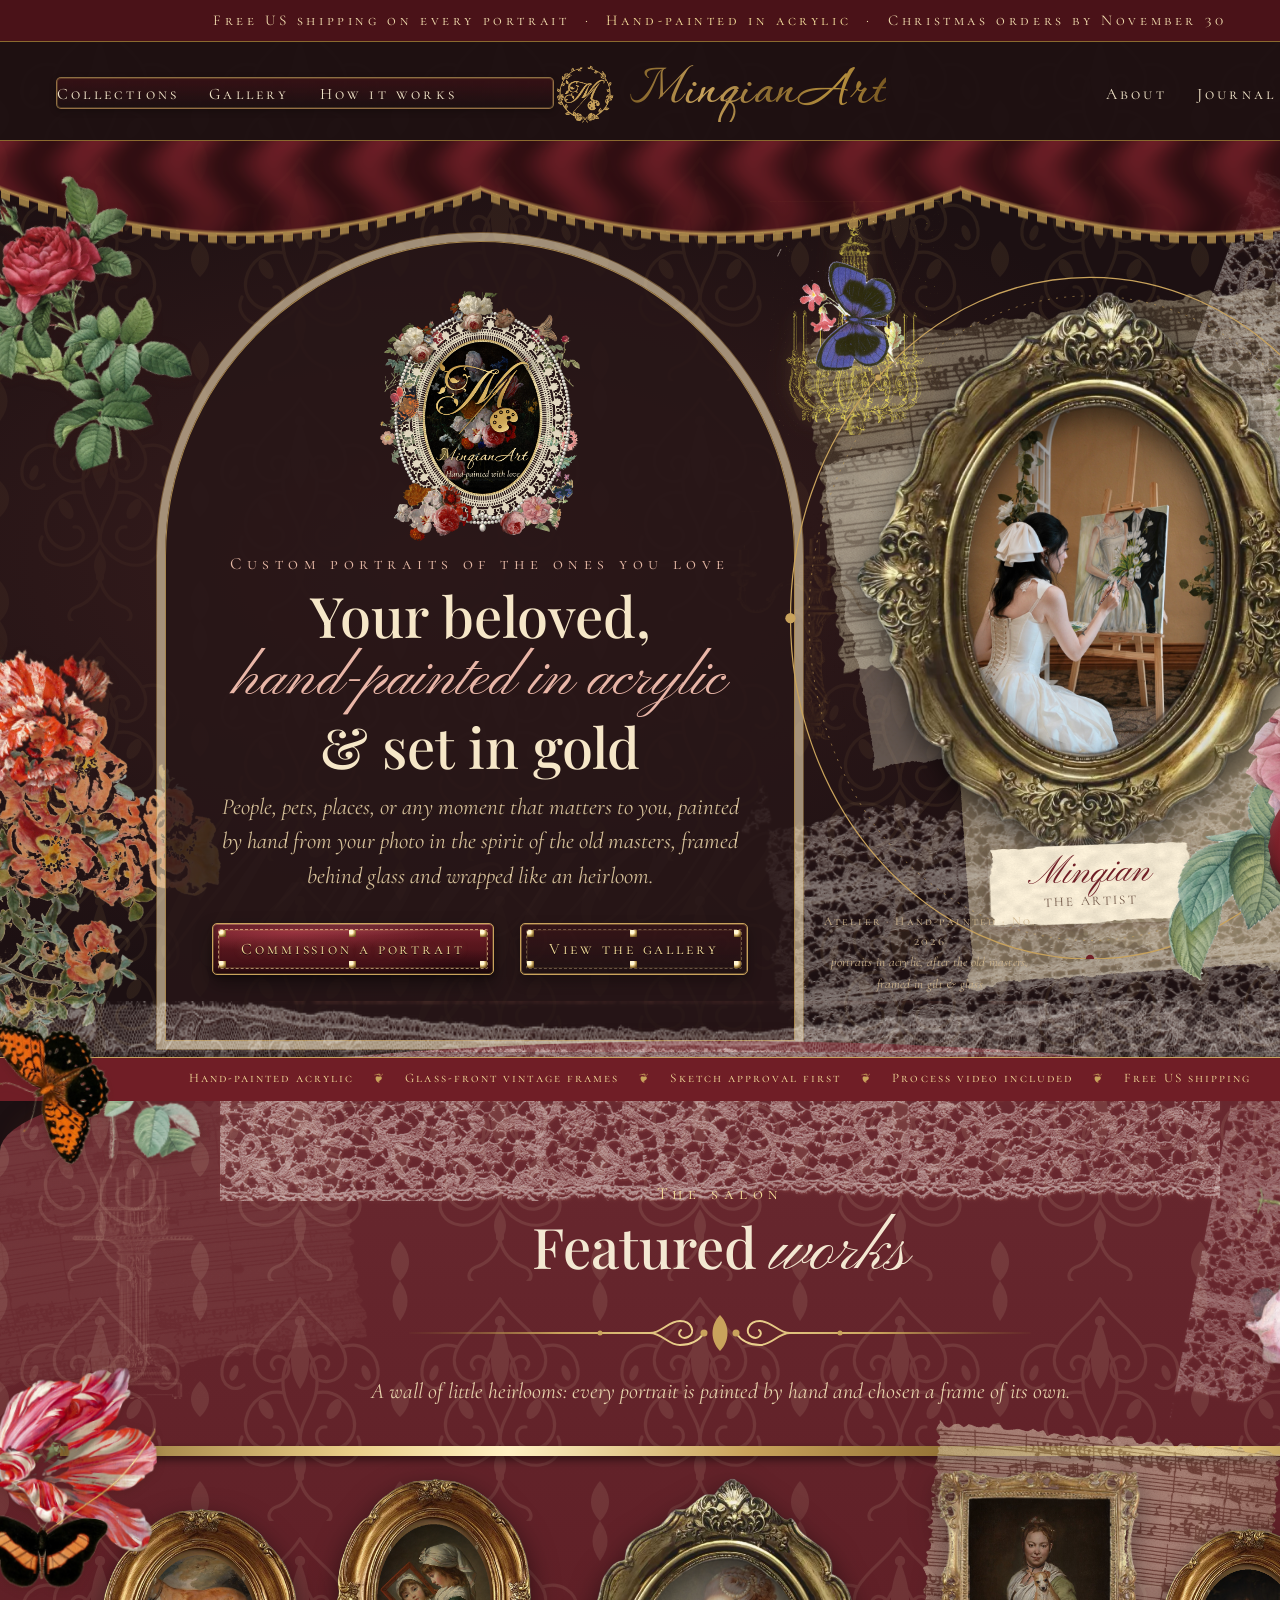
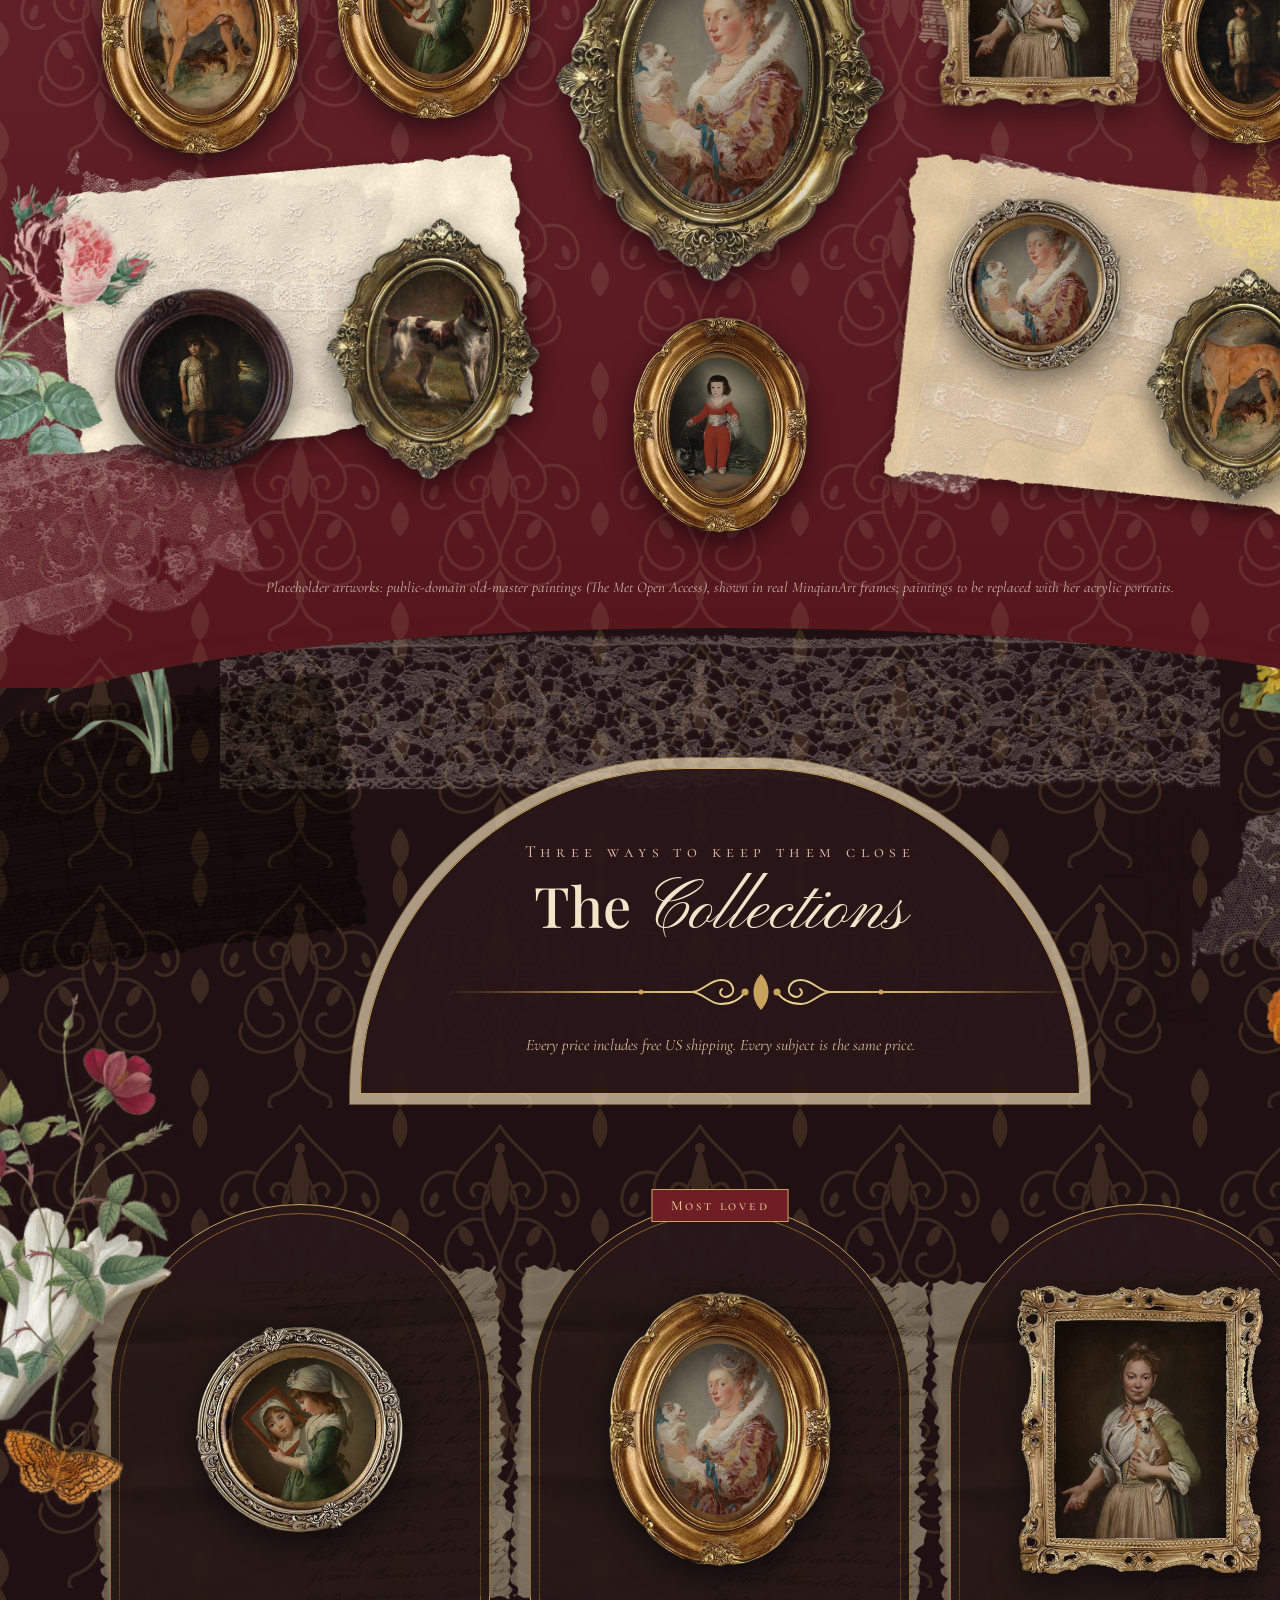
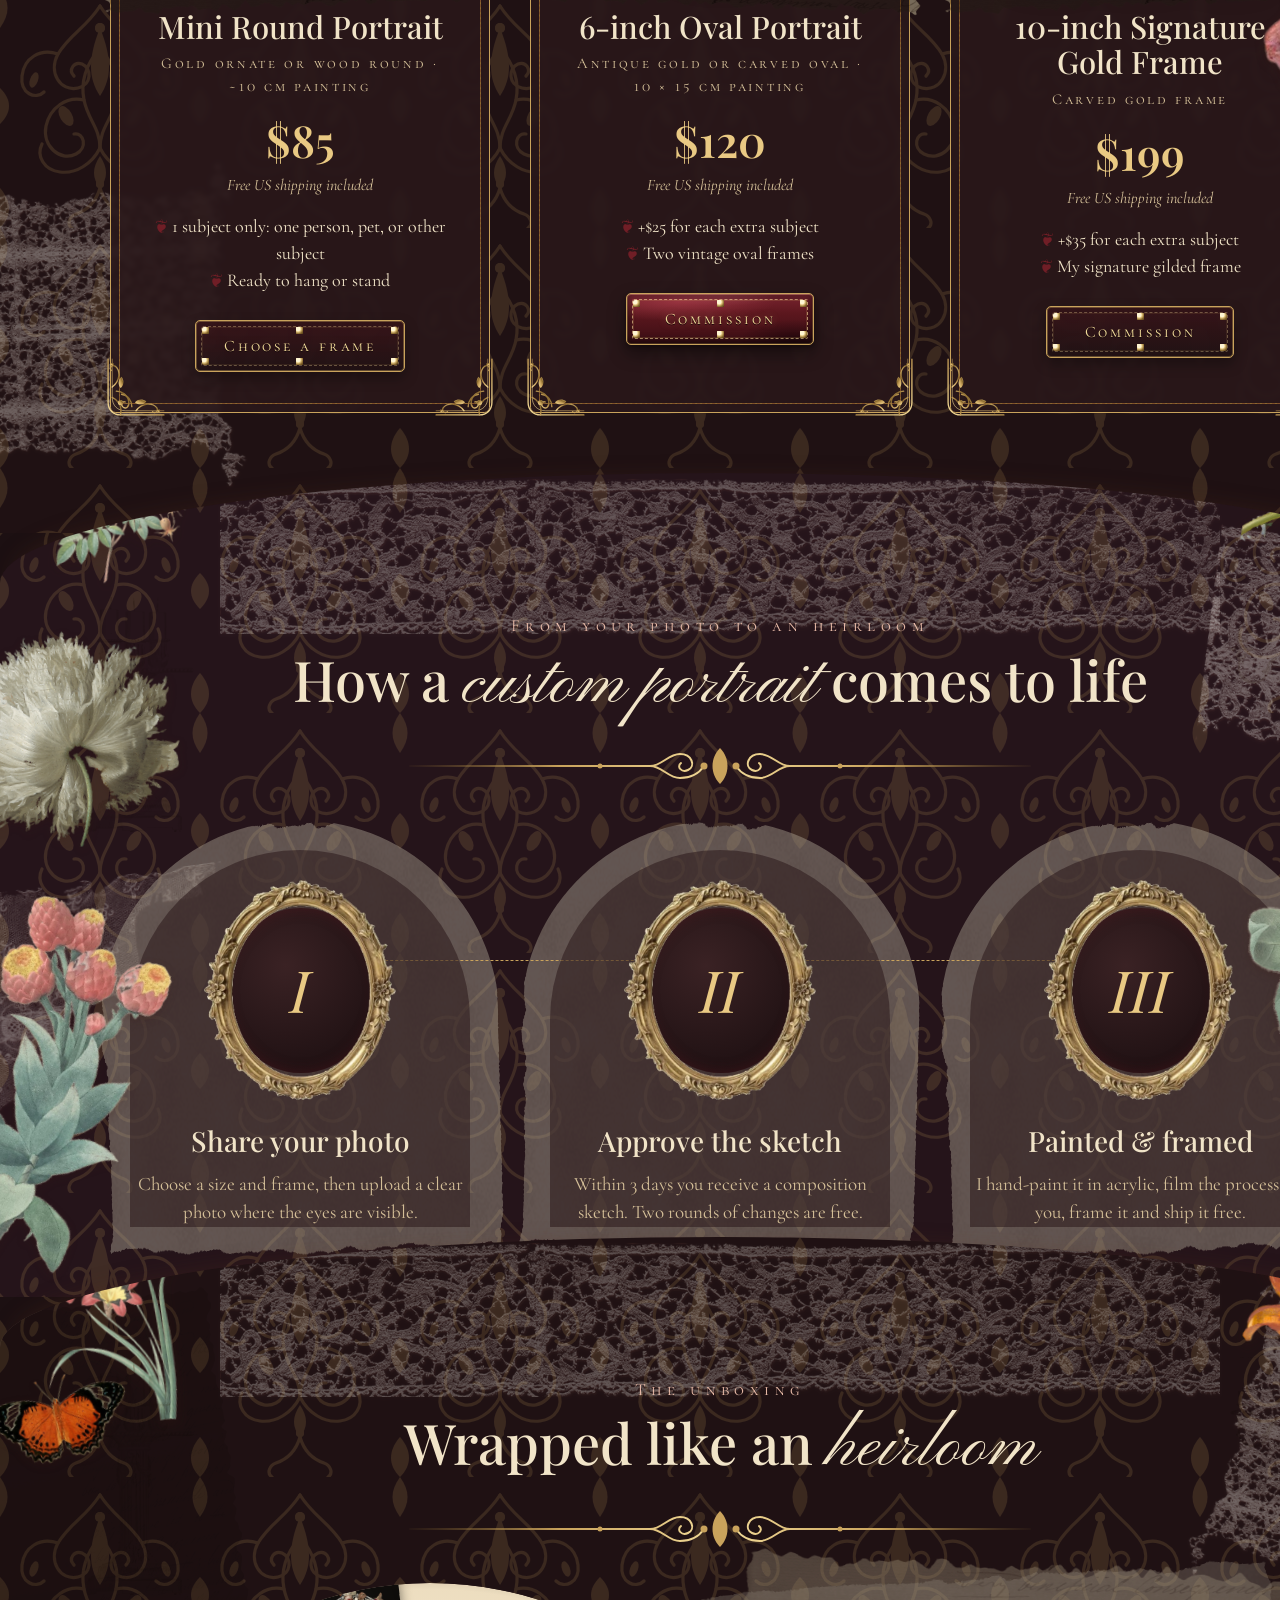
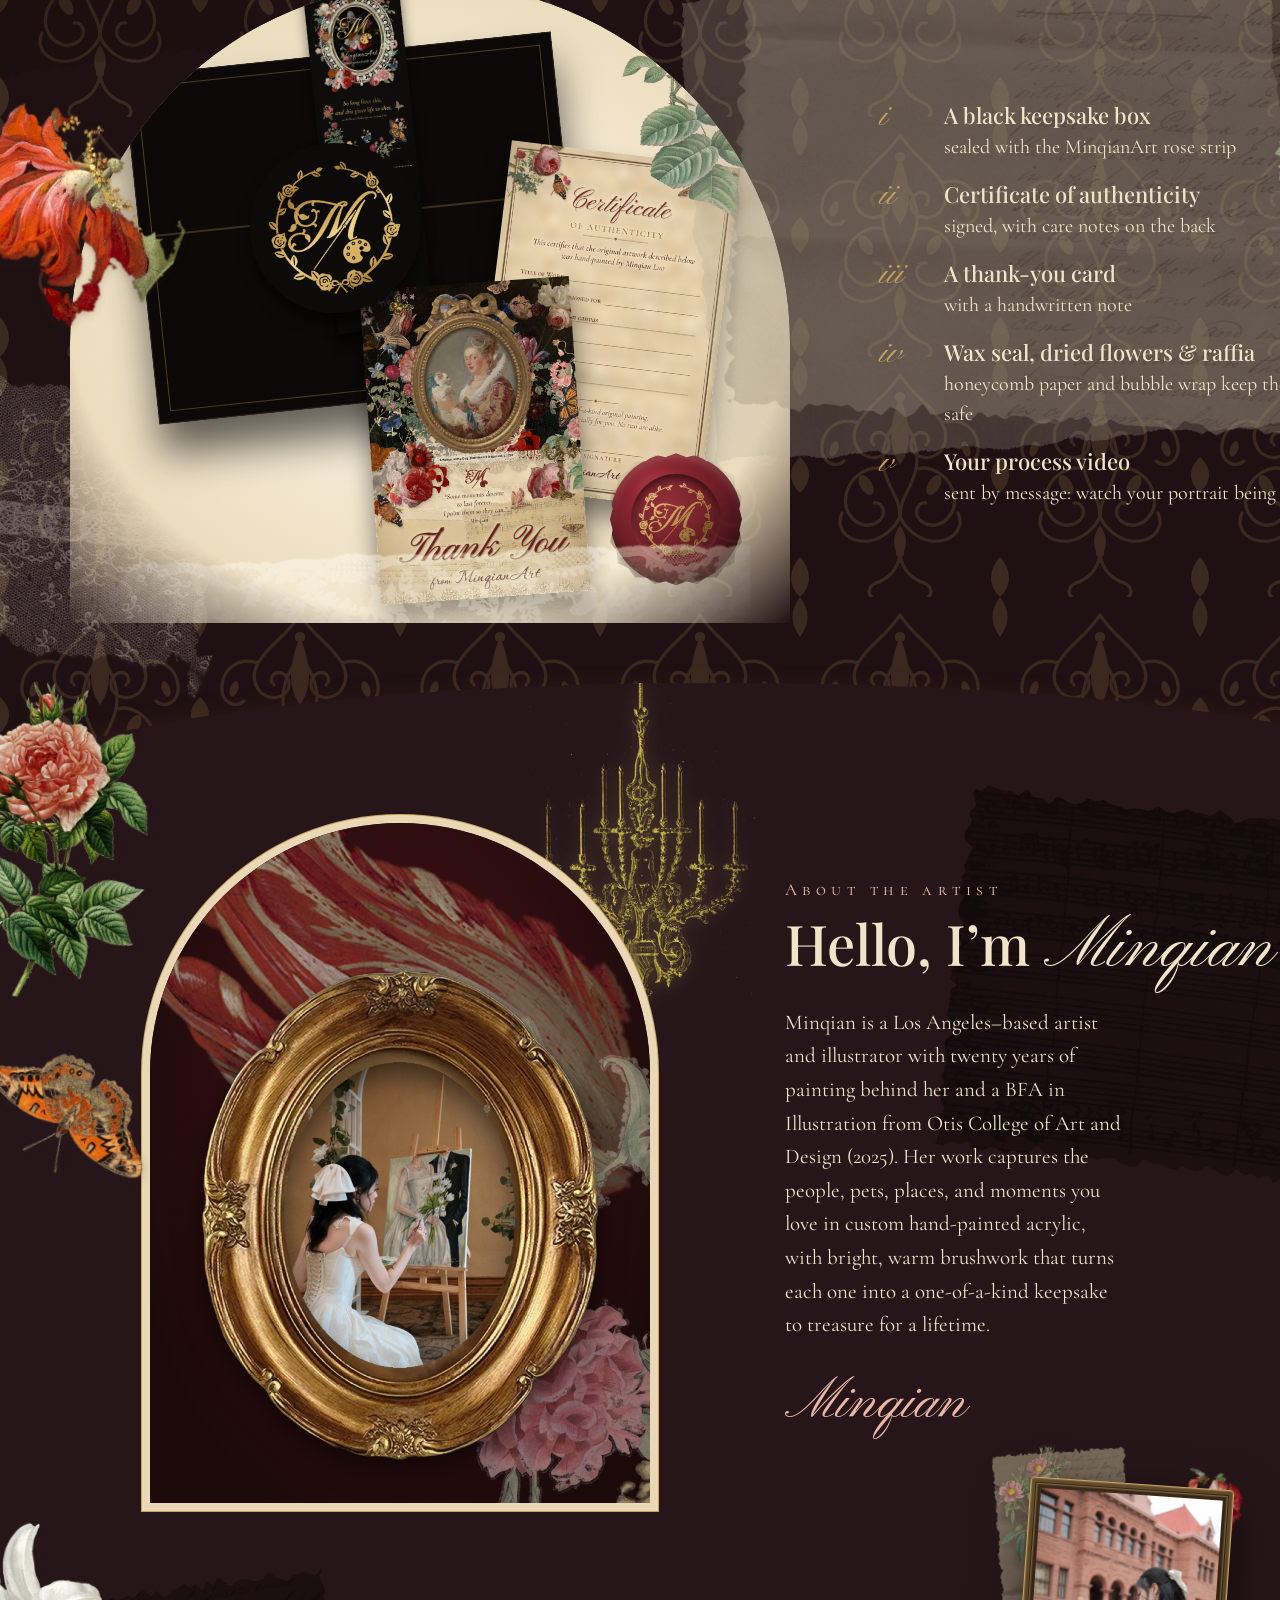
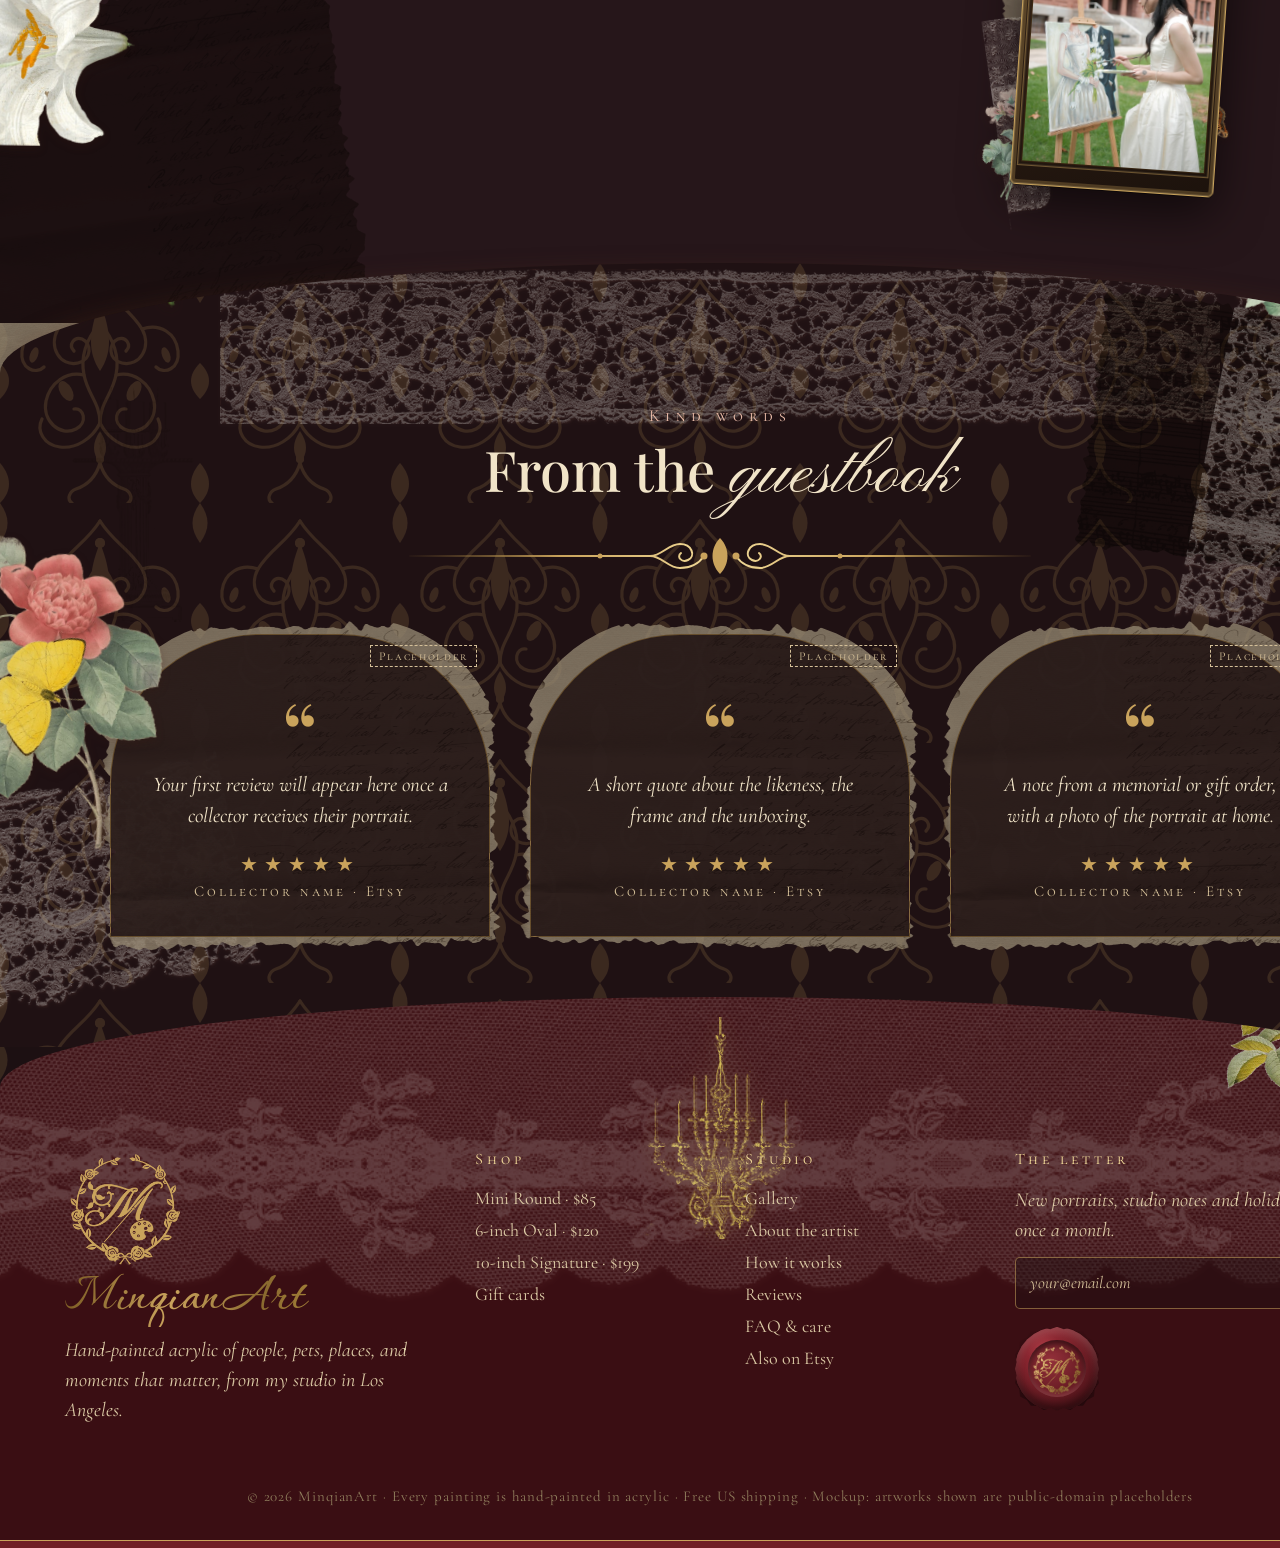
<file: index.html>
<!DOCTYPE html>
<html><head><meta charset="utf-8"><meta name="viewport" content="width=device-width,initial-scale=1"><title data-i18n-title="k22a8cf57" data-suffix="">MinqianArt · Hand-painted acrylic portraits</title>
<link rel="stylesheet" href="style.css"><link rel="stylesheet" href="v2.css"><link rel="stylesheet" href="v3.css"><link rel="stylesheet" href="mobile.css"><link rel="stylesheet" href="v2_mobile.css"><link rel="stylesheet" href="v3_mobile.css"><link rel="stylesheet" href="v4.css"><link rel="stylesheet" href="v4_mobile.css"><link rel="stylesheet" href="v5.css"><link rel="stylesheet" href="v5_mobile.css"><link rel="stylesheet" href="v6.css"><link rel="stylesheet" href="v7.css"><link rel="stylesheet" href="v8.css"><link rel="stylesheet" href="v9.css"><link rel="stylesheet" href="v12.css"><link rel="stylesheet" href="frames_real.css"><link rel="stylesheet" href="site.css"><link rel="stylesheet" href="buttons_c.css"><link rel="stylesheet" href="mobile_compose.css"><link rel="stylesheet" href="frames_real.css"><script>try{var t=localStorage.getItem("ma-theme");if(t!=="light")document.documentElement.setAttribute("data-theme","dark");}catch(e){}</script><script src="i18n.js" defer></script><script src="site.js" defer></script><script src="frame_art.js"></script><script src="product_ui.js" defer></script></head><body class="parlour v2 cream v3 v4 v5 v6 v7 v8 v9 v12"><div class="mborder" aria-hidden="true"><img class="pc mb fw l" data-id="ml0" style="top:2.293%;left:-31px;width:106px;transform:rotate(5deg)" src="assets/v5/p_ch055.png" data-anc="11" data-dy="-1"><img class="pc mb fw l" data-id="ml1" style="top:4.008%;left:-54px;width:120px;transform:rotate(12deg)" src="assets/v5/p_ch023.png" data-anc="11" data-dy="102"><img class="pc mb bf l" data-id="ml2" style="top:12.890%;left:-17px;width:59px;transform:rotate(18deg)" src="assets/v5/b_bf12_8.png" data-anc="11" data-dy="636"><img class="pc mb fw l" data-id="ml3" style="top:19.191%;left:-36px;width:120px;transform:rotate(2deg)" src="assets/v5/p_ch015.png" data-anc="13" data-dy="205.2"><img class="pc mb fw l" data-id="ml4" style="top:26.196%;left:-36px;width:123px;transform:rotate(1deg)" src="assets/v7/dh_mh1099_tulip.png" data-anc="20" data-dy="18.7"><img class="pc mb bf l" data-id="ml5" style="top:32.334%;left:-18px;width:62px;transform:rotate(16deg)" src="assets/v5/b_bf03_10.png" data-anc="33" data-dy="75.2"><img class="pc mb fw l" data-id="ml6" style="top:38.238%;left:-32px;width:109px;transform:rotate(-6deg)" src="assets/v5/p_ch032.png" data-anc="43" data-dy="64.6"><img class="pc mb fw l" data-id="ml7" style="top:43.997%;left:-75px;width:119px;transform:rotate(-12deg)" src="assets/v5/p_ch020.png" data-anc="44" data-dy="61.5"><img class="pc mb bf l" data-id="ml8" style="top:50.840%;left:-17px;width:58px;transform:rotate(-6deg)" src="assets/v5/b_bf07_4.png" data-anc="44" data-dy="472.5"><img class="pc mb fw l" data-id="ml9" style="top:56.274%;left:-51px;width:106px;transform:rotate(10deg)" src="assets/v5/p_ch025.png" data-anc="44" data-dy="799.5"><img class="pc mb fw l" data-id="ml10" style="top:61.943%;left:-30px;width:101px;transform:rotate(-11deg)" src="assets/v5/p_ch071.png" data-anc="44" data-dy="1140.5"><img class="pc mb bf l" data-id="ml11" style="top:67.214%;left:-19px;width:64px;transform:rotate(-6deg)" src="assets/v5/b_bf13_7.png" data-anc="44" data-dy="1457.5"><img class="pc mb fw l" data-id="ml12" style="top:73.533%;left:-51px;width:105px;transform:rotate(-9deg)" src="assets/v5/p_ro03.png" data-anc="44" data-dy="1837.5"><img class="pc mb fw l" data-id="ml13" style="top:79.437%;left:-34px;width:115px;transform:rotate(14deg)" src="assets/v7/dh_mh1099_rose2.png" data-anc="44" data-dy="2192.5"><img class="pc mb bf l" data-id="ml14" style="top:85.611%;left:-37px;width:59px;transform:rotate(13deg)" src="assets/v5/b_bf10_21.png" data-anc="96" data-dy="69.9"><img class="pc mb fw l" data-id="ml15" style="top:93.681%;left:-65px;width:101px;transform:rotate(13deg)" src="assets/v5/p_ch061.png" data-anc="99" data-dy="41.9"><img class="pc mb fw l" data-id="ml16" style="top:99.007%;left:-55px;width:123px;transform:rotate(13deg)" src="assets/v5/p_ch004.png" data-anc="100" data-dy="47.4"><img class="pc mb bf r" data-id="mr17" style="top:4.532%;right:-19px;width:66px;transform:rotate(13deg)" src="assets/v5/b_bf10_221.png" data-anc="11" data-dy="134"><img class="pc mb fw r" data-id="mr18" style="top:13.251%;right:-71px;width:115px;transform:rotate(-18deg)" src="assets/v5/p_ro15.png" data-anc="11" data-dy="658"><img class="pc mb fw r" data-id="mr19" style="top:16.736%;right:-35px;width:118px;transform:rotate(-7deg)" src="assets/v5/p_ch039.png" data-anc="13" data-dy="57.2"><img class="pc mb bf r" data-id="mr20" style="top:21.249%;right:-25px;width:56px;transform:rotate(-15deg)" src="assets/v5/b_bf08_0.png" data-anc="13" data-dy="329.2"><img class="pc mb fw r" data-id="mr21" style="top:30.529%;right:-31px;width:106px;transform:rotate(1deg)" src="assets/v5/p_ch008.png" data-anc="32" data-dy="41.2"><img class="pc mb fw r" data-id="mr22" style="top:36.469%;right:-35px;width:117px;transform:rotate(14deg)" src="assets/v7/dh_mh1099_wlily2.png" data-anc="34" data-dy="48.6"><img class="pc mb bf r" data-id="mr23" style="top:42.481%;right:-18px;width:62px;transform:rotate(15deg)" src="assets/v5/b_bf12_82.png" data-anc="43" data-dy="319.6"><img class="pc mb fw r" data-id="mr24" style="top:48.204%;right:-35px;width:119px;transform:rotate(11deg)" src="assets/v5/p_ch046.png" data-anc="44" data-dy="314.5"><img class="pc mb fw r" data-id="mr25" style="top:53.674%;right:-33px;width:111px;transform:rotate(4deg)" src="assets/v5/p_ch042.png" data-anc="44" data-dy="642.5"><img class="pc mb bf r" data-id="mr26" style="top:60.643%;right:-17px;width:58px;transform:rotate(-8deg)" src="assets/v5/b_bf05_33.png" data-anc="44" data-dy="1062.5"><img class="pc mb fw r" data-id="mr27" style="top:65.499%;right:-36px;width:121px;transform:rotate(9deg)" src="assets/v5/p_ch003.png" data-anc="44" data-dy="1354.5"><img class="pc mb fw r" data-id="mr28" style="top:71.457%;right:-32px;width:107px;transform:rotate(1deg)" src="assets/v5/p_ch018.png" data-anc="44" data-dy="1712.5"><img class="pc mb bf r" data-id="mr29" style="top:77.054%;right:-19px;width:65px;transform:rotate(-3deg)" src="assets/v5/b_bf05_0.png" data-anc="44" data-dy="2048.5"><img class="pc mb fw r" data-id="mr30" style="top:84.095%;right:-32px;width:108px;transform:rotate(-16deg)" src="assets/v7/dh_mh1099_wlily.png" data-anc="90" data-dy="128.9"><img class="pc mb fw r" data-id="mr31" style="top:89.655%;right:-35px;width:119px;transform:rotate(-1deg)" src="assets/v5/p_ch069.png" data-anc="98" data-dy="51.9"><img class="pc mb bf r" data-id="mr32" style="top:94.963%;right:-17px;width:57px;transform:rotate(5deg)" src="assets/v5/b_bf00_105.png" data-anc="99" data-dy="118.9"></div><div class="fborder" aria-hidden="true"><img class="v4r fw r" style="top:265px;right:-103px;width:265px;transform:rotate(-9deg) scaleX(-1)" src="assets/v5/p_ro12.png" data-anc="3" data-dy="124.5"><img class="v4r fw r" style="top:760px;right:-165px;width:319px;transform:rotate(16deg) scaleX(-1)" src="assets/v4keep/fl_peony.png" data-anc="3" data-dy="619.5"><img class="pc fw l" data-id="l0" style="top:2.437%;left:-51px;width:222px;transform:rotate(-19deg)" src="assets/v5/p_ro15.png" data-anc="3" data-dy="45.5"><img class="pc fw l" data-id="l1" style="top:8.249%;left:-73px;width:192px;transform:rotate(-19deg)" src="assets/v7/dh_mh49_carnB.png" data-anc="3" data-dy="490.5"><img class="pc bf l" data-id="l2" style="top:13.393%;left:-24px;width:134px;transform:rotate(18deg)" src="assets/v5/b_bf03_10.png" data-anc="3" data-dy="883.5"><img class="pc fw l" data-id="l3" style="top:18.794%;left:-44px;width:201px;transform:rotate(-3deg)" src="assets/v7/dh_mh1099_tulip.png" data-anc="32" data-dy="62"><img class="pc fw l" data-id="l4" style="top:24.529%;left:-78px;width:212px;transform:rotate(20deg)" src="assets/v5/p_ch039.png" data-anc="33" data-dy="408"><img class="pc bf l" data-id="l5" style="top:29.480%;left:-24px;width:133px;transform:rotate(1deg)" src="assets/v5/b_bf09_6.png" data-anc="34" data-dy="27"><img class="pc fw l" data-id="l6" style="top:35.523%;left:-70px;width:244px;transform:rotate(-5deg)" src="assets/v7/dh_mh1099_wlily2.png" data-anc="43" data-dy="349"><img class="pc fw l" data-id="l7" style="top:39.577%;left:-75px;width:249px;transform:rotate(3deg)" src="assets/v5/p_ro09.png" data-anc="44" data-dy="223.3"><img class="pc bf l" data-id="l8" style="top:45.221%;left:-1px;width:124px;transform:rotate(18deg)" src="assets/v5/b_bf10_221.png" data-anc="44" data-dy="655.3"><img class="pc fw l" data-id="l9" style="top:50.468%;left:-61px;width:239px;transform:rotate(-9deg)" src="assets/v7/dh_nga_peony.png" data-anc="55" data-dy="19.5"><img class="pc fw l" data-id="l10" style="top:54.933%;left:-55px;width:192px;transform:rotate(19deg)" src="assets/v5/p_ch023.png" data-anc="57" data-dy="158.5"><img class="pc bf l" data-id="l11" style="top:60.000%;left:-14px;width:144px;transform:rotate(-11deg)" src="assets/v5/b_bf11_11.png" data-anc="67" data-dy="18.5"><img class="pc fw l" data-id="l12" style="top:65.208%;left:-57px;width:240px;transform:rotate(20deg)" src="assets/v7/dh_mh1099_redfl.png" data-anc="70" data-dy="210"><img class="pc fw l" data-id="l13" style="top:71.572%;left:-70px;width:222px;transform:rotate(11deg)" src="assets/v5/p_ro17.png" data-anc="70" data-dy="697"><img class="pc bf l" data-id="l14" style="top:76.395%;left:-2px;width:138px;transform:rotate(-10deg)" src="assets/v5/b_bf05_5.png" data-anc="76" data-dy="226"><img class="pc fw l" data-id="l15" style="top:82.476%;left:-57px;width:192px;transform:rotate(1deg)" src="assets/v7/dh_mh1099_wlily.png" data-anc="76" data-dy="691"><img class="pc fw l" data-id="l16" style="top:87.672%;left:-68px;width:234px;transform:rotate(-7deg)" src="assets/v5/p_ch018.png" data-anc="88" data-dy="90.5"><img class="pc bf l" data-id="l17" style="top:93.060%;left:-9px;width:111px;transform:rotate(-20deg)" src="assets/v5/b_bf07_4.png" data-anc="90" data-dy="5.5"><img class="pc fw r" data-id="r18" style="top:14.766%;right:-57px;width:246px;transform:rotate(6deg)" src="assets/v7/dh_mh1099_rose1.png" data-anc="20" data-dy="88.5"><img class="pc fw r" data-id="r19" style="top:20.103%;right:-88px;width:220px;transform:rotate(15deg)" src="assets/v5/p_ch003.png" data-anc="33" data-dy="70"><img class="pc bf r" data-id="r20" style="top:25.696%;right:-6px;width:126px;transform:rotate(-18deg)" src="assets/v5/b_bf05_33.png" data-anc="33" data-dy="497"><img class="pc fw r" data-id="r21" style="top:31.392%;right:-65px;width:247px;transform:rotate(-8deg)" src="assets/v7/gr_khm3043_lilies.png" data-anc="43" data-dy="33"><img class="pc fw r" data-id="r22" style="top:36.511%;right:-80px;width:213px;transform:rotate(4deg)" src="assets/v5/p_ch046.png" data-anc="43" data-dy="425"><img class="pc bf r" data-id="r23" style="top:41.360%;right:-2px;width:119px;transform:rotate(-19deg)" src="assets/v5/b_bf06_80.png" data-anc="44" data-dy="359.3"><img class="pc fw r" data-id="r24" style="top:46.774%;right:-66px;width:248px;transform:rotate(14deg)" src="assets/v7/dh_mh1099_bud.png" data-anc="44" data-dy="773.3"><img class="pc fw r" data-id="r25" style="top:52.842%;right:-46px;width:240px;transform:rotate(2deg)" src="assets/v5/p_ch004.png" data-anc="56" data-dy="106.5"><img class="pc bf r" data-id="r26" style="top:58.294%;right:-15px;width:144px;transform:rotate(19deg)" src="assets/v5/b_bf00_105.png" data-anc="58" data-dy="28.5"><img class="pc fw r" data-id="r27" style="top:62.848%;right:-65px;width:228px;transform:rotate(17deg)" src="assets/v5/p_ch042.png" data-anc="70" data-dy="30"><img class="pc fw r" data-id="r28" style="top:67.979%;right:-90px;width:210px;transform:rotate(1deg)" src="assets/v5/p_ch061.png" data-anc="70" data-dy="422"><img class="pc bf r" data-id="r29" style="top:73.342%;right:-21px;width:129px;transform:rotate(-9deg)" src="assets/v5/b_bf02_7.png" data-anc="71" data-dy="133"><img class="pc fw r" data-id="r30" style="top:78.384%;right:-190px;width:150px;transform:rotate(28deg)" src="assets/v5/p_ch026.png" data-anc="76" data-dy="580"><img class="pc fw r" data-id="r31" style="top:83.310%;right:-175px;width:130px;transform:rotate(20deg)" src="assets/v5/p_ro03.png" data-anc="77" data-dy="220"><img class="pc bf r" data-id="r32" style="top:89.686%;right:-16px;width:131px;transform:rotate(-5deg)" src="assets/v5/b_bf03_45.png" data-anc="89" data-dy="142.5"></div>
<div class="topbar"><div class="site-ctl ctl-top"><select class="lang-sel" aria-label="Language" data-i18n-aria="k4994a8ff"><option value="en">English</option><option value="zh-Hans">简体中文</option><option value="zh-Hant">繁體中文</option><option value="es">Español</option><option value="fr">Français</option><option value="de">Deutsch</option><option value="ja">日本語</option><option value="ko">한국어</option></select><button class="theme-btn" type="button" aria-label="Dark mode" data-i18n-aria="k3924c958" data-i18n-aria-light="k6c3e844b"><svg viewBox="0 0 24 24" class="ic-moon" aria-hidden="true"><path d="M20 14.5A8 8 0 0 1 9.5 4a8 8 0 1 0 10.5 10.5z" fill="currentColor"/></svg><svg viewBox="0 0 24 24" class="ic-sun" aria-hidden="true"><circle cx="12" cy="12" r="4.2" fill="currentColor"/><g stroke="currentColor" stroke-width="1.8" stroke-linecap="round"><path d="M12 2.5v2.6M12 18.9v2.6M2.5 12h2.6M18.9 12h2.6M5.3 5.3l1.8 1.8M16.9 16.9l1.8 1.8M5.3 18.7l1.8-1.8M16.9 7.1l1.8-1.8"/></g></svg></button></div><span data-i18n="ka614c625">Free US shipping on every portrait &nbsp;·&nbsp; <b>Hand-painted in acrylic</b> &nbsp;·&nbsp; Christmas orders by November 30</span></div>
<header class="site"><nav><a href="#collections" data-i18n="ka9fc9193">Collections</a><a href="#gallery" data-i18n="k5c93310d">Gallery</a><a href="#how" data-i18n="k9ffdb952">How it works</a></nav>
<div class="brand"><img src="assets/brand/emblem_wreath_gold.png"><span class="wordmark gold">MinqianArt</span></div>
<nav class="r"><a href="#about" data-i18n="k8f7f4c1c">About</a><a href="journal.html" data-i18n="k6b2b5614">Journal</a><a href="#"><span data-i18n="ka85eba4c">Cart</span><span class="cartdot">0</span></a></nav></header>
<div class="m-menu" id="m-menu"><a href="#collections" data-i18n="ka9fc9193">Collections</a><a href="#gallery" data-i18n="k5c93310d">Gallery</a><a href="#how" data-i18n="k9ffdb952">How it works</a><a href="#about" data-i18n="k8f7f4c1c">About</a><a href="#reviews" data-i18n="k34e80a79">Reviews</a><a href="journal.html" data-i18n="k6b2b5614">Journal</a><div class="site-ctl ctl-menu"><select class="lang-sel" aria-label="Language" data-i18n-aria="k4994a8ff"><option value="en">English</option><option value="zh-Hans">简体中文</option><option value="zh-Hant">繁體中文</option><option value="es">Español</option><option value="fr">Français</option><option value="de">Deutsch</option><option value="ja">日本語</option><option value="ko">한국어</option></select><button class="theme-btn" type="button" aria-label="Dark mode" data-i18n-aria="k3924c958" data-i18n-aria-light="k6c3e844b"><svg viewBox="0 0 24 24" class="ic-moon" aria-hidden="true"><path d="M20 14.5A8 8 0 0 1 9.5 4a8 8 0 1 0 10.5 10.5z" fill="currentColor"/></svg><svg viewBox="0 0 24 24" class="ic-sun" aria-hidden="true"><circle cx="12" cy="12" r="4.2" fill="currentColor"/><g stroke="currentColor" stroke-width="1.8" stroke-linecap="round"><path d="M12 2.5v2.6M12 18.9v2.6M2.5 12h2.6M18.9 12h2.6M5.3 5.3l1.8 1.8M16.9 16.9l1.8 1.8M5.3 18.7l1.8-1.8M16.9 7.1l1.8-1.8"/></g></svg></button></div></div>

<section class="hero"><img class="drape" src="assets/v3/drape_top.png"><img class="drape-lace" src="assets/v4/lace_panel2.png">
<div class="bigscript">MinqianArt</div>
<img class="chand-hero" src="assets/v3/chandelier1.png">
<div class="tblock tb1" data-i18n="k00dac6b2">Atelier · Hand-painted · No. 2026<br><i>portraits in acrylic, after the old masters,<br>framed in gilt &amp; glass</i></div>
<img data-id="in1" class="pc veer-bl" src="assets/v7/gr_roses_wreath.png">
<div class="arch-panel"></div><div class="copy">
 <img class="emb" src="assets/brand/emblem_A2c.png">
 <div class="kicker" data-i18n="ke34ee8f0">Custom portraits of the ones you love</div>
 <h1 class="" data-i18n="kff361e23">Your beloved, <em>hand-painted in acrylic</em>&amp; set in gold</h1>
 <p data-i18n="k09fa39bf">People, pets, places, or any moment that matters to you, painted by hand from your photo in the spirit of the old masters, framed behind glass and wrapped like an heirloom.</p>
 <div class="btns"><a class="btn gold-btn" href="#collections" data-i18n="ka464bcc7">Commission a portrait</a><a class="btn wine" href="#gallery" data-i18n="k6a45517d">View the gallery</a></div>
</div>
<div class="collage-hero">
 <img class="h-music" src="assets/v3/music1.png"><img class="h-letter" src="assets/v3/letter1.png"><img class="ch-paper1" src="assets/collage/paper_sepia.png">
 <img class="ch-vellum" src="assets/collage/vellum.png"><img class="h-lace1" src="assets/v4/lace_panel1.png"><img class="h-lace2" src="assets/v4/lace_corner1.png"><img class="h-candle" src="assets/v3/candelabra2.png">
</div>
<div class="art-wrap"><svg class="orbit" viewBox="0 0 600 700"><ellipse cx="300" cy="370" rx="290" ry="330" fill="none" stroke="#c9a35c" stroke-width="1.2"></ellipse><ellipse cx="300" cy="370" rx="272" ry="312" fill="none" stroke="#c9a35c" stroke-width=".6" stroke-dasharray="2 6"></ellipse><circle cx="10" cy="370" r="5" fill="#c9a35c"></circle><circle cx="590" cy="370" r="5" fill="#c9a35c"></circle><circle cx="300" cy="700" r="4" fill="#701e26"></circle><circle cx="95" cy="137" r="3" fill="#c9a35c"></circle><circle cx="505" cy="603" r="3" fill="#c9a35c"></circle></svg><div class="fr real f-S oval artist" style="width:470px"><img class="art" src="assets/artist_photo.jpg" alt="Minqian, the artist"><img class="frame" src="assets/brand/frames_real/S_carved_oval.png" alt=""></div>
 
 <div class="nameplate"><span class="script">Minqian</span><small data-i18n="k82c98443">the artist</small></div></div>

<div class="hero-about" id="about-hero">
 <div class="kicker" data-i18n="ke510af91">About the artist</div>
 <h2 class="sect" data-i18n="kbfc274a3">Hello, I’m <em>Minqian</em></h2>
 <p data-i18n="kb0b8bd44">Minqian is a Los Angeles–based artist and illustrator with twenty years of painting behind her and a BFA in Illustration from Otis College of Art and Design (2025). Her work captures the people, pets, places, and moments you love in custom hand-painted acrylic, with bright, warm brushwork that turns each one into a one-of-a-kind keepsake to treasure for a lifetime.</p>
 <p class="sig">Minqian</p>
</div>
<img class="bf1" src="assets/v4keep/bf_callithea.png"><img class="bf2" src="assets/v4keep/bf_painted_lady.png">
<img class="rose-r" src="assets/v4keep/rose_redoute.png">
<div class="badge"><div class="wax"></div></div>
<img class="hem-lace" src="assets/v4/lace_strip_long.png"><div class="ribbon"><span data-i18n="kd8d54fee">Hand-painted acrylic</span><i>❦</i><span data-i18n="k69f3b18a">Glass-front vintage frames</span><i>❦</i><span data-i18n="k7d83f3c9">Sketch approval first</span><i>❦</i><span data-i18n="kd61b6715">Process video included</span><i>❦</i><span data-i18n="k1f230f2c">Free US shipping</span></div>
</section>

<section class="featured cl" id="gallery"><img class="sx-drape" src="assets/v4/lace_strip_c.png"><img class="sx-eph" src="assets/v3/music2.png"><img class="sx-lace l" src="assets/v4/lace_frag1.png"><img class="sx-lace r" src="assets/v4/lace_corner1.png"><img data-id="in2" class="pc sx-fl l" src="assets/v5/p_ch043.png"><img data-id="in3" class="pc sx-fl r" src="assets/v7/dh_mh49_carnA.png"><img class="sx-candle l" src="assets/v3/candelabra1.png"><img class="sx-candle r" src="assets/v3/candelabra2.png">
<div class="kicker" data-i18n="kde99e91b">The salon</div>
<h2 class="sect" data-i18n="kf1436dc2">Featured <em>works</em></h2><div class="divider"></div>
<p class="lede" data-i18n="k8374612f">A wall of little heirlooms: every portrait is painted by hand and chosen a frame of its own.</p>
<div class="salon"><div class="rail"></div>
 <img class="sp p1" src="assets/collage/paper_cream.png"><img class="sp p2" src="assets/collage/paper_kraft.png"><img class="sp p3" src="assets/collage/paper_sepia.png"><img class="sp p4" src="assets/collage/vellum.png">
 <img class="sl l1" src="assets/v4/lace_frag2.png"><img class="sl l3" src="assets/v4/lace_corner2.png"><img class="sl l5" src="assets/v3/music2.png"><img class="sl l6" src="assets/v3/chandelier3.png">
  <div class="fr real f-R oval" style="width:200px;left:0;top:40px"><img class="art" src="assets/art/landseer_deerhound.jpg" alt=""><img class="frame" src="assets/brand/frames_real/R_gold_oval.png" alt=""></div>
 <div class="fr real f-O round" style="width:180px;left:14px;top:420px"><img class="art" src="assets/art/gainsborough_cat.jpg" alt=""><img class="frame" src="assets/brand/frames_real/O_wood_round.png" alt=""></div>
 <div class="fr real f-R oval" style="width:196px;left:236px;top:10px"><img class="art" src="assets/art/lebrun_julie.jpg" alt=""><img class="frame" src="assets/brand/frames_real/R_gold_oval.png" alt=""></div>
 <div class="fr real f-S oval" style="width:214px;left:226px;top:350px"><img class="art" src="assets/art/bonheur_hound.jpg" alt=""><img class="frame" src="assets/brand/frames_real/S_carved_oval.png" alt=""></div>
 <div class="fr real f-S oval" style="width:330px;left:455px;top:10px"><img class="art" src="assets/art/fragonard_dog.jpg" alt=""><img class="frame" src="assets/brand/frames_real/S_carved_oval.png" alt=""></div>
 <div class="fr real f-R oval" style="width:176px;left:532px;top:448px"><img class="art" src="assets/art/goya_osorio.jpg" alt=""><img class="frame" src="assets/brand/frames_real/R_gold_oval.png" alt=""></div>
 <div class="fr real f-10 rect" style="width:206px;left:836px;top:0"><img class="art" src="assets/art/ceruti_dog.jpg" alt=""><img class="frame" src="assets/brand/frames_real/10in_gold_carved.png" alt=""></div>
 <div class="fr real f-J round" style="width:176px;left:846px;top:330px"><img class="art" src="assets/art/fragonard_dog.jpg" alt=""><img class="frame" src="assets/brand/frames_real/J_gold_round.png" alt=""></div>
 <div class="fr real f-R oval" style="width:176px;left:1060px;top:60px"><img class="art" src="assets/art/gainsborough_cat.jpg" alt=""><img class="frame" src="assets/brand/frames_real/R_gold_oval.png" alt=""></div>
 <div class="fr real f-S oval" style="width:190px;left:1046px;top:400px"><img class="art" src="assets/art/landseer_deerhound.jpg" alt=""><img class="frame" src="assets/brand/frames_real/S_carved_oval.png" alt=""></div>

 <div class="note" data-i18n="kad67d476">Placeholder artworks: public-domain old-master paintings (The Met Open Access), shown in real MinqianArt frames; paintings to be replaced with her acrylic portraits.</div>
</div></section>

<section class="collections cl" id="collections"><img class="sx-drape" src="assets/v4/lace_strip_c.png"><img class="sx-eph" src="assets/v3/music2.png"><img class="sx-lace l" src="assets/v4/lace_panel1.png"><img class="sx-lace r" src="assets/v4/lace_frag2.png"><img data-id="in4" class="pc sx-fl l" src="assets/v5/p_ch002.png"><img data-id="in5" class="pc sx-fl r" src="assets/v7/gr_khm3043_prim.png"><img class="sx-candle l" src="assets/v3/candelabra1.png"><img class="sx-candle r" src="assets/v3/candelabra2.png">
<div class="keyhole"><img class="kh-art" src="assets/art/lebrun_julie.jpg"><div class="kh-in"><div class="kicker" data-i18n="k7727a232">Three ways to keep them close</div>
<h2 class="sect" data-i18n="k5bccb21d">The <em>Collections</em></h2><div class="divider"></div>
<p class="lede" data-i18n="k29434a32">Every price includes free US shipping. Every subject is the same price.</p></div></div>
<div class="cards">
 <div class="card ornate"><i class="c tl"></i><i class="c tr"></i><i class="c bl"></i><i class="c br"></i><img class="cd-paper" src="assets/v3/letter2.png"><div class="stage"><img class="cd-doily" src="assets/collage/doily.png"><div class="fr real f-J round" style="width:210px"><img class="art" src="assets/art/lebrun_julie.jpg" alt=""><img class="frame" src="assets/brand/frames_real/J_gold_round.png" alt=""></div></div>
  <h3 data-i18n="k52a9dc64">Mini Round Portrait</h3><div class="size" data-i18n="k84f3446e">Gold ornate or wood round · ~10 cm painting</div>
  <div class="price ">$85</div><div class="ship" data-i18n="k6fa6a7a6">Free US shipping included</div>
  <ul><li data-i18n="k9d54b647">1 subject only: one person, pet, or other subject</li><li data-i18n="kfa170805">Ready to hang or stand</li></ul><a class="btn wine" href="product-mini-round.html" data-i18n="kc98d0e47">Choose a frame</a></div>
 <div class="card ornate"><span class="tag" data-i18n="k374b8fc7">Most loved</span><i class="c tl"></i><i class="c tr"></i><i class="c bl"></i><i class="c br"></i><img class="cd-paper" src="assets/v3/letter2.png"><div class="stage"><img class="cd-doily" src="assets/collage/doily.png"><div class="fr real f-R oval" style="width:224px"><img class="art" src="assets/art/fragonard_dog.jpg" alt=""><img class="frame" src="assets/brand/frames_real/R_gold_oval.png" alt=""></div></div>
  <h3 data-i18n="kcde3ff5d">6-inch Oval Portrait</h3><div class="size" data-i18n="kb233e677">Antique gold or carved oval · 10 × 15 cm painting</div>
  <div class="price ">$120</div><div class="ship" data-i18n="k6fa6a7a6">Free US shipping included</div>
  <ul><li data-i18n="k16a7ebb8">+$25 for each extra subject</li><li data-i18n="ke6424c71">Two vintage oval frames</li></ul><a class="btn gold-btn" href="product-6in-oval.html" data-i18n="k9180f9a5">Commission</a></div>
 <div class="card ornate"><i class="c tl"></i><i class="c tr"></i><i class="c bl"></i><i class="c br"></i><img class="cd-paper" src="assets/v3/letter2.png"><div class="stage"><img class="cd-doily" src="assets/collage/doily.png"><div class="fr real f-10 rect" style="width:250px"><img class="art" src="assets/art/ceruti_dog.jpg" alt=""><img class="frame" src="assets/brand/frames_real/10in_gold_carved.png" alt=""></div></div>
  <h3 data-i18n="kdfa30064">10-inch Signature Gold Frame</h3><div class="size" data-i18n="k4fa4a47e">Carved gold frame</div>
  <div class="price ">$199</div><div class="ship" data-i18n="k6fa6a7a6">Free US shipping included</div>
  <ul><li data-i18n="k2d89c3d6">+$35 for each extra subject</li><li data-i18n="k0140d50d">My signature gilded frame</li></ul><a class="btn wine" href="product-10in-signature.html" data-i18n="k9180f9a5">Commission</a></div>
</div></section>

<section class="steps cl" id="how"><img class="sx-drape" src="assets/v4/lace_strip_c.png"><img class="sx-eph" src="assets/v3/music2.png"><img class="sx-lace l" src="assets/v4/lace_corner2.png"><img class="sx-lace r" src="assets/v4/lace_frag3.png"><img data-id="in6" class="pc sx-fl l" src="assets/v5/p_ch063.png"><img data-id="in7" class="pc sx-fl r" src="assets/v7/gr_khm3043_stulip.png"><img class="sx-candle l" src="assets/v3/candelabra1.png"><img class="sx-candle r" src="assets/v3/candelabra2.png">
<div class="kicker" data-i18n="k1f8054d7">From your photo to an heirloom</div>
<h2 class="sect" data-i18n="k747aaf22">How a <em>custom portrait</em> comes to life</h2><div class="divider"></div>
<div class="steprow">
 <div class="step"><img class="st-vellum" src="assets/collage/vellum.png"><div class="medal"><img src="assets/brand/frame_oval_rosette.png"><span class="num gold">I</span></div><h4 data-i18n="ke6969399">Share your photo</h4><p data-i18n="k06c9a0d2">Choose a size and frame, then upload a clear photo where the eyes are visible.</p></div>
 <div class="step"><img class="st-vellum" src="assets/collage/vellum.png"><div class="medal"><img src="assets/brand/frame_oval_rosette.png"><span class="num gold">II</span></div><h4 data-i18n="kf5803b8a">Approve the sketch</h4><p data-i18n="k77f8a878">Within 3 days you receive a composition sketch. Two rounds of changes are free.</p></div>
 <div class="step"><img class="st-vellum" src="assets/collage/vellum.png"><div class="medal"><img src="assets/brand/frame_oval_rosette.png"><span class="num gold">III</span></div><h4 data-i18n="k41928ba7">Painted &amp; framed</h4><p data-i18n="kd728df6f">I hand-paint it in acrylic, film the process for you, frame it and ship it free.</p></div>
</div></section>

<section class="unbox cl"><img class="sx-drape" src="assets/v4/lace_strip_c.png"><img class="sx-eph" src="assets/v3/music2.png"><img class="sx-lace l" src="assets/v4/lace_frag2.png"><img class="sx-lace r" src="assets/v4/lace_panel1.png"><img data-id="in8" class="pc sx-fl l" src="assets/v5/p_ch022.png"><img data-id="in9" class="pc sx-fl r" src="assets/v7/dh_mh1099_olily.png"><img class="sx-candle l" src="assets/v3/candelabra1.png"><img class="sx-candle r" src="assets/v3/candelabra2.png">
<div class="kicker" data-i18n="kc793bb6d">The unboxing</div>
<h2 class="sect" data-i18n="k90cc840e">Wrapped like an <em>heirloom</em></h2><div class="divider"></div>
<div class="grid">
 <div class="table"><div class="box"></div><img class="strip" src="assets/brand/seal_strip.jpg"><img class="cert" src="assets/brand/certificate.jpg"><img class="ty" src="assets/brand/thankyou_front.jpg"><img class="stk" src="assets/brand/round_blackgold.jpg"><div class="wax"></div><img class="lace" src="assets/brand/lace_strip.png"><img data-id="in10" class="pc rose" src="assets/v5/p_ch065.png"><img data-id="in11" class="pc bf" src="assets/v5/b_bf11_13.png"></div>
 <div class="ub-papers"><img src="assets/collage/paper_cream.png"><img src="assets/collage/vellum.png"></div><ul class="list">
  <li><span>i</span><div data-i18n="k572513c6"><b>A black keepsake box</b>sealed with the MinqianArt rose strip</div></li>
  <li><span>ii</span><div data-i18n="k82ffa4f6"><b>Certificate of authenticity</b>signed, with care notes on the back</div></li>
  <li><span>iii</span><div data-i18n="k41fc7933"><b>A thank-you card</b>with a handwritten note</div></li>
  <li><span>iv</span><div data-i18n="k5b8b71af"><b>Wax seal, dried flowers &amp; raffia</b>honeycomb paper and bubble wrap keep the glass safe</div></li>
  <li><span>v</span><div data-i18n="k65d5e679"><b>Your process video</b>sent by message: watch your portrait being painted</div></li>
 </ul>
</div></section>

<section class="about" id="about"><img class="ab-music" src="assets/v3/music1.png"><img class="ab-letter" src="assets/v3/letter2.png"><img class="ab-chand" src="assets/v3/chandelier2.png">
<figure class="ab-photo2">
 <img class="ab-p2-lace" src="assets/v4/lace_corner2.png" alt="">
 <img class="ab-p2-paper" src="assets/v3/letter1.png" alt="">
 <img class="ab-p2-fl ab-p2-fl1" src="assets/v5/p_ro03.png" alt="">
 <img class="ab-p2-fl ab-p2-fl2" src="assets/v7/dh_mh1099_bud.png" alt="">
 <img class="ab-p2-fl ab-p2-fl3" src="assets/v5/p_ch026.png" alt="">
 <img class="ab-p2-fl ab-p2-fl4" src="assets/v5/b_bf05_5.png" alt="">
 <div class="ab-photo2-mount">
  <img src="assets/artist_photo_studio.jpg" width="933" height="1400" alt="Minqian in a cream dress painting a wedding portrait on an easel">
 </div>
</figure>
<div class="ab-grid"><div class="ab-art"><div class="dark-arch"><img src="assets/v7/dh_nga_rtulip.png"><img src="assets/v5/p_ch000.png" class="da2"></div><div class="fr real f-R oval artist2" style="width:400px"><img class="art" src="assets/artist_photo.jpg" alt="Minqian painting at her easel"><img class="frame" src="assets/brand/frames_real/R_gold_oval.png" alt=""></div></div>
<div class="ab-copy"><div class="kicker" style="text-align:left" data-i18n="ke510af91">About the artist</div><h2 class="sect" style="text-align:left" data-i18n="kbfc274a3">Hello, I’m <em>Minqian</em></h2>
<p data-i18n="kb0b8bd44">Minqian is a Los Angeles–based artist and illustrator with twenty years of painting behind her and a BFA in Illustration from Otis College of Art and Design (2025). Her work captures the people, pets, places, and moments you love in custom hand-painted acrylic, with bright, warm brushwork that turns each one into a one-of-a-kind keepsake to treasure for a lifetime.</p>
<p class="sig">Minqian</p></div></div></section>
<section class="testi cl" id="reviews"><img class="sx-drape" src="assets/v4/lace_strip_c.png"><img class="sx-eph" src="assets/v3/music2.png"><img class="sx-lace l" src="assets/v4/lace_frag3.png"><img class="sx-lace r" src="assets/v4/lace_corner1.png"><img data-id="in12" class="pc sx-fl l" src="assets/v7/gr_khm3043_poppy2.png"><img data-id="in13" class="pc sx-fl r" src="assets/v5/p_ch064.png"><img class="sx-candle l" src="assets/v3/candelabra1.png"><img class="sx-candle r" src="assets/v3/candelabra2.png">
<div class="kicker" data-i18n="k0df0c372">Kind words</div>
<h2 class="sect" data-i18n="k60352a3a">From the <em>guestbook</em></h2><div class="divider"></div>
<div class="qrow">
 <div class="quote"><img class="q-paper" src="assets/v3/letter1.png"><span class="phold" data-i18n="k68753d36">Placeholder</span><div class="q">“</div><p data-i18n="kd92942c2">Your first review will appear here once a collector receives their portrait.</p><div class="stars">★★★★★</div><div class="who" data-i18n="k29d07b7f">Collector name · Etsy</div></div>
 <div class="quote"><img class="q-paper" src="assets/v3/letter1.png"><span class="phold" data-i18n="k68753d36">Placeholder</span><div class="q">“</div><p data-i18n="ke1bdf69c">A short quote about the likeness, the frame and the unboxing.</p><div class="stars">★★★★★</div><div class="who" data-i18n="k29d07b7f">Collector name · Etsy</div></div>
 <div class="quote"><img class="q-paper" src="assets/v3/letter1.png"><span class="phold" data-i18n="k68753d36">Placeholder</span><div class="q">“</div><p data-i18n="k6cb6e5a9">A note from a memorial or gift order, with a photo of the portrait at home.</p><div class="stars">★★★★★</div><div class="who" data-i18n="k29d07b7f">Collector name · Etsy</div></div>
</div></section>

<footer><img class="f-lace" src="assets/v4/lace_panel2.png"><img class="f-chand" src="assets/v3/chandelier2.png"><img data-id="in14" class="pc fl" style="left:-10px;top:-150px;transform:rotate(-12deg)" src="assets/v7/gr_khm3043_poppyL.png"><img data-id="in15" class="pc fl" style="right:20px;top:-130px;transform:rotate(18deg)" src="assets/v5/p_ro11.png">
<div class="fgrid">
 <div><img src="assets/brand/emblem_wreath_gold.png" style="width:120px;margin-bottom:6px"><div class="wordmark gold" style="font-size:54px;line-height:1">MinqianArt</div><p style="font-style:italic;margin-top:8px" data-i18n="kff31d136">Hand-painted acrylic of people, pets, places, and moments that matter, from my studio in Los Angeles.</p></div>
 <div><h5 data-i18n="k9f82518d">Shop</h5><a href="product-mini-round.html" data-i18n="k105d9a2c">Mini Round · $85</a><a href="product-6in-oval.html" data-i18n="kcba9115e">6-inch Oval · $120</a><a href="product-10in-signature.html" data-i18n="k4305658e">10-inch Signature · $199</a><a href="gift-cards.html" data-i18n="k58c25c4b">Gift cards</a></div>
 <div><h5 data-i18n="k8bc227fe">Studio</h5><a href="#gallery" data-i18n="k5c93310d">Gallery</a><a href="#about" data-i18n="ke510af91">About the artist</a><a href="#how" data-i18n="k9ffdb952">How it works</a><a href="#reviews" data-i18n="k34e80a79">Reviews</a><a href="faq.html" data-i18n="k80f26f99">FAQ &amp; care</a><a href="https://www.etsy.com/" data-i18n="k39aa3fdb">Also on Etsy</a></div>
 <div><h5 data-i18n="k7a93eaa6">The letter</h5><p style="font-style:italic" data-i18n="k2670759d">New portraits, studio notes and holiday dates, once a month.</p><div class="news"><span data-i18n="k67135a14">your@email.com</span><b data-i18n="ka286d999">Join</b></div><div style="margin-top:18px" class="wax sm"></div></div>
</div>
<div class="legal" data-i18n="kd91a4d55">© 2026 MinqianArt · Every painting is hand-painted in acrylic · Free US shipping · Mockup: artworks shown are public-domain placeholders</div>
<div class="redbar"></div></footer></body></html>
</file>
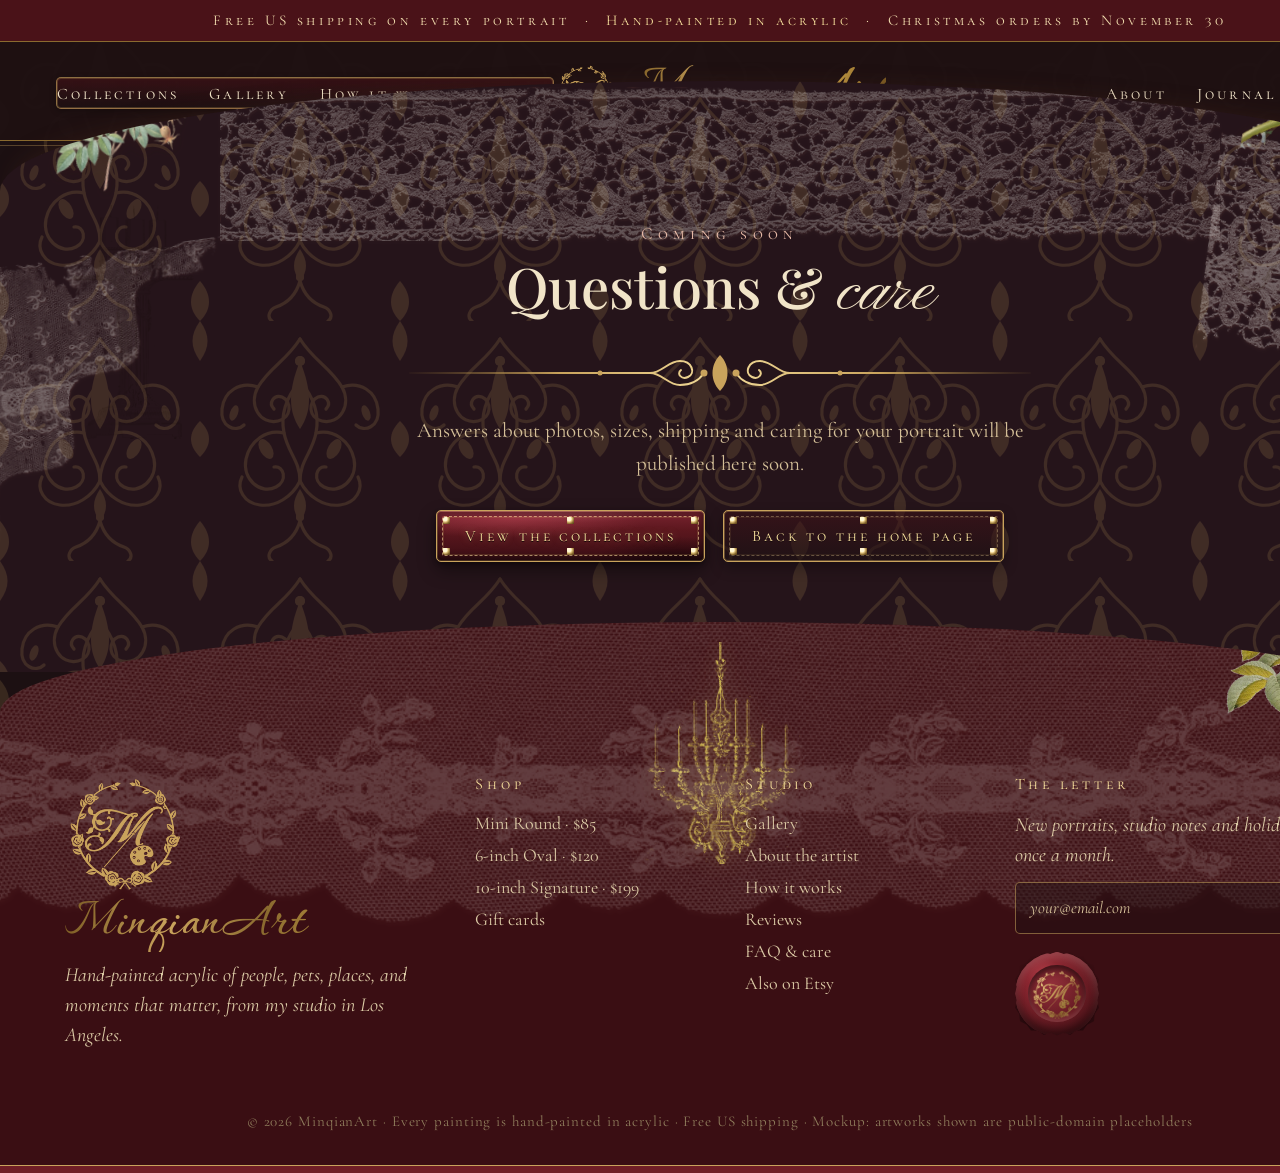
<file: faq.html>
<!DOCTYPE html>
<html><head><meta charset="utf-8"><meta name="viewport" content="width=device-width,initial-scale=1"><title data-i18n-title="k80f26f99" data-suffix=" · MinqianArt">FAQ &amp; care · MinqianArt</title>
<link rel="stylesheet" href="style.css"><link rel="stylesheet" href="v2.css"><link rel="stylesheet" href="v3.css"><link rel="stylesheet" href="mobile.css"><link rel="stylesheet" href="v2_mobile.css"><link rel="stylesheet" href="v3_mobile.css"><link rel="stylesheet" href="v4.css"><link rel="stylesheet" href="v4_mobile.css"><link rel="stylesheet" href="v5.css"><link rel="stylesheet" href="v5_mobile.css"><link rel="stylesheet" href="v6.css"><link rel="stylesheet" href="v7.css"><link rel="stylesheet" href="v8.css"><link rel="stylesheet" href="v9.css"><link rel="stylesheet" href="v12.css"><link rel="stylesheet" href="frames_real.css"><link rel="stylesheet" href="site.css"><link rel="stylesheet" href="buttons_c.css"><link rel="stylesheet" href="mobile_compose.css"><link rel="stylesheet" href="frames_real.css"><script>try{var t=localStorage.getItem("ma-theme");if(t!=="light")document.documentElement.setAttribute("data-theme","dark");}catch(e){}</script><script src="i18n.js" defer></script><script src="site.js" defer></script><script src="frame_art.js"></script><script src="product_ui.js" defer></script></head><body class="parlour v2 cream v3 v4 v5 v6 v7 v8 v9 v12">
<div class="topbar"><div class="site-ctl ctl-top"><select class="lang-sel" aria-label="Language" data-i18n-aria="k4994a8ff"><option value="en">English</option><option value="zh-Hans">简体中文</option><option value="zh-Hant">繁體中文</option><option value="es">Español</option><option value="fr">Français</option><option value="de">Deutsch</option><option value="ja">日本語</option><option value="ko">한국어</option></select><button class="theme-btn" type="button" aria-label="Dark mode" data-i18n-aria="k3924c958" data-i18n-aria-light="k6c3e844b"><svg viewBox="0 0 24 24" class="ic-moon" aria-hidden="true"><path d="M20 14.5A8 8 0 0 1 9.5 4a8 8 0 1 0 10.5 10.5z" fill="currentColor"/></svg><svg viewBox="0 0 24 24" class="ic-sun" aria-hidden="true"><circle cx="12" cy="12" r="4.2" fill="currentColor"/><g stroke="currentColor" stroke-width="1.8" stroke-linecap="round"><path d="M12 2.5v2.6M12 18.9v2.6M2.5 12h2.6M18.9 12h2.6M5.3 5.3l1.8 1.8M16.9 16.9l1.8 1.8M5.3 18.7l1.8-1.8M16.9 7.1l1.8-1.8"/></g></svg></button></div><span data-i18n="ka614c625">Free US shipping on every portrait &nbsp;·&nbsp; <b>Hand-painted in acrylic</b> &nbsp;·&nbsp; Christmas orders by November 30</span></div>
<header class="site"><nav><a href="index.html#collections" data-i18n="ka9fc9193">Collections</a><a href="index.html#gallery" data-i18n="k5c93310d">Gallery</a><a href="index.html#how" data-i18n="k9ffdb952">How it works</a></nav>
<div class="brand"><img src="assets/brand/emblem_wreath_gold.png"><span class="wordmark gold">MinqianArt</span></div>
<nav class="r"><a href="index.html#about" data-i18n="k8f7f4c1c">About</a><a href="journal.html" data-i18n="k6b2b5614">Journal</a><a href="#"><span data-i18n="ka85eba4c">Cart</span><span class="cartdot">0</span></a></nav></header>
<div class="m-menu" id="m-menu"><a href="index.html#collections" data-i18n="ka9fc9193">Collections</a><a href="index.html#gallery" data-i18n="k5c93310d">Gallery</a><a href="index.html#how" data-i18n="k9ffdb952">How it works</a><a href="index.html#about" data-i18n="k8f7f4c1c">About</a><a href="index.html#reviews" data-i18n="k34e80a79">Reviews</a><a href="journal.html" data-i18n="k6b2b5614">Journal</a><div class="site-ctl ctl-menu"><select class="lang-sel" aria-label="Language" data-i18n-aria="k4994a8ff"><option value="en">English</option><option value="zh-Hans">简体中文</option><option value="zh-Hant">繁體中文</option><option value="es">Español</option><option value="fr">Français</option><option value="de">Deutsch</option><option value="ja">日本語</option><option value="ko">한국어</option></select><button class="theme-btn" type="button" aria-label="Dark mode" data-i18n-aria="k3924c958" data-i18n-aria-light="k6c3e844b"><svg viewBox="0 0 24 24" class="ic-moon" aria-hidden="true"><path d="M20 14.5A8 8 0 0 1 9.5 4a8 8 0 1 0 10.5 10.5z" fill="currentColor"/></svg><svg viewBox="0 0 24 24" class="ic-sun" aria-hidden="true"><circle cx="12" cy="12" r="4.2" fill="currentColor"/><g stroke="currentColor" stroke-width="1.8" stroke-linecap="round"><path d="M12 2.5v2.6M12 18.9v2.6M2.5 12h2.6M18.9 12h2.6M5.3 5.3l1.8 1.8M16.9 16.9l1.8 1.8M5.3 18.7l1.8-1.8M16.9 7.1l1.8-1.8"/></g></svg></button></div></div>

<section class="steps cl ph-page" id="soon"><img class="sx-drape" src="assets/v4/lace_strip_c.png"><img class="sx-eph" src="assets/v3/music2.png"><img class="sx-lace l" src="assets/v4/lace_corner2.png"><img class="sx-lace r" src="assets/v4/lace_frag3.png"><img data-id="in6" class="pc sx-fl l" src="assets/v5/p_ch063.png"><img data-id="in7" class="pc sx-fl r" src="assets/v7/gr_khm3043_stulip.png"><img class="sx-candle l" src="assets/v3/candelabra1.png"><img class="sx-candle r" src="assets/v3/candelabra2.png">
<div class="kicker" data-i18n="k81151a16">Coming soon</div>
<h2 class="sect" data-i18n="k08ee0794">Questions &amp; <em>care</em></h2><div class="divider"></div>
<p class="ph-lead" data-i18n="k7241aedd">Answers about photos, sizes, shipping and caring for your portrait will be published here soon.</p>
<div class="ph-btns"><a class="btn gold-btn" href="index.html#collections" data-i18n="k4826d135">View the collections</a><a class="btn wine" href="index.html" data-i18n="k555c7cae">Back to the home page</a></div>
</section>
<footer><img class="f-lace" src="assets/v4/lace_panel2.png"><img class="f-chand" src="assets/v3/chandelier2.png"><img data-id="in14" class="pc fl" style="left:-10px;top:-150px;transform:rotate(-12deg)" src="assets/v7/gr_khm3043_poppyL.png"><img data-id="in15" class="pc fl" style="right:20px;top:-130px;transform:rotate(18deg)" src="assets/v5/p_ro11.png">
<div class="fgrid">
 <div><img src="assets/brand/emblem_wreath_gold.png" style="width:120px;margin-bottom:6px"><div class="wordmark gold" style="font-size:54px;line-height:1">MinqianArt</div><p style="font-style:italic;margin-top:8px" data-i18n="kff31d136">Hand-painted acrylic of people, pets, places, and moments that matter, from my studio in Los Angeles.</p></div>
 <div><h5 data-i18n="k9f82518d">Shop</h5><a href="product-mini-round.html" data-i18n="k105d9a2c">Mini Round · $85</a><a href="product-6in-oval.html" data-i18n="kcba9115e">6-inch Oval · $120</a><a href="product-10in-signature.html" data-i18n="k4305658e">10-inch Signature · $199</a><a href="gift-cards.html" data-i18n="k58c25c4b">Gift cards</a></div>
 <div><h5 data-i18n="k8bc227fe">Studio</h5><a href="index.html#gallery" data-i18n="k5c93310d">Gallery</a><a href="index.html#about" data-i18n="ke510af91">About the artist</a><a href="index.html#how" data-i18n="k9ffdb952">How it works</a><a href="index.html#reviews" data-i18n="k34e80a79">Reviews</a><a href="faq.html" data-i18n="k80f26f99">FAQ &amp; care</a><a href="https://www.etsy.com/" data-i18n="k39aa3fdb">Also on Etsy</a></div>
 <div><h5 data-i18n="k7a93eaa6">The letter</h5><p style="font-style:italic" data-i18n="k2670759d">New portraits, studio notes and holiday dates, once a month.</p><div class="news"><span data-i18n="k67135a14">your@email.com</span><b data-i18n="ka286d999">Join</b></div><div style="margin-top:18px" class="wax sm"></div></div>
</div>
<div class="legal" data-i18n="kd91a4d55">© 2026 MinqianArt · Every painting is hand-painted in acrylic · Free US shipping · Mockup: artworks shown are public-domain placeholders</div>
<div class="redbar"></div></footer></body></html>
</file>
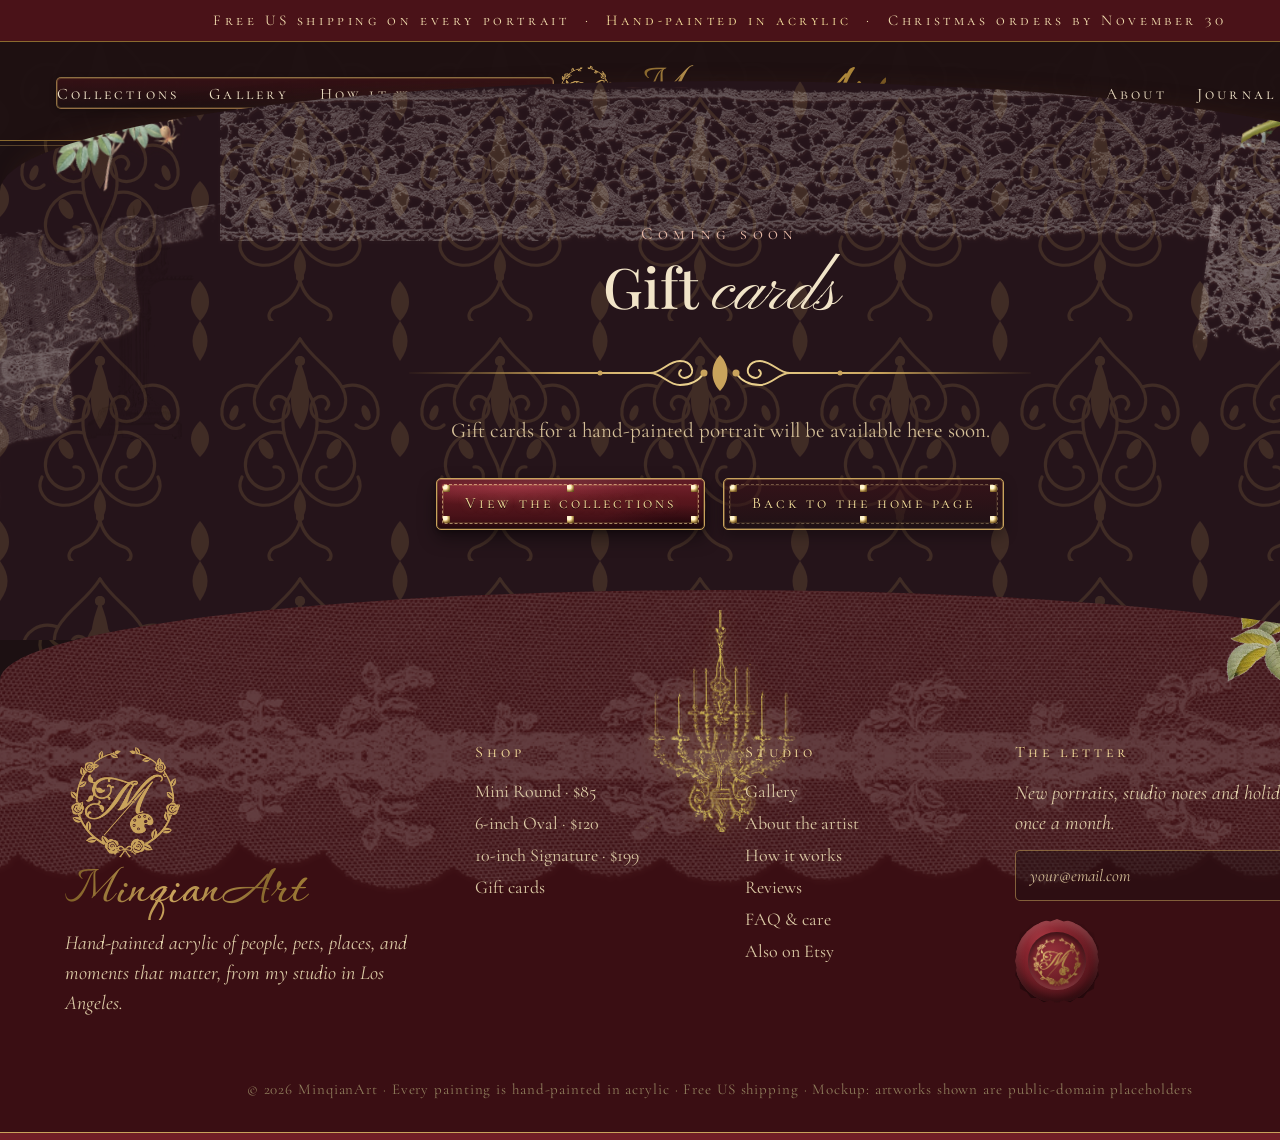
<file: gift-cards.html>
<!DOCTYPE html>
<html><head><meta charset="utf-8"><meta name="viewport" content="width=device-width,initial-scale=1"><title data-i18n-title="k58c25c4b" data-suffix=" · MinqianArt">Gift cards · MinqianArt</title>
<link rel="stylesheet" href="style.css"><link rel="stylesheet" href="v2.css"><link rel="stylesheet" href="v3.css"><link rel="stylesheet" href="mobile.css"><link rel="stylesheet" href="v2_mobile.css"><link rel="stylesheet" href="v3_mobile.css"><link rel="stylesheet" href="v4.css"><link rel="stylesheet" href="v4_mobile.css"><link rel="stylesheet" href="v5.css"><link rel="stylesheet" href="v5_mobile.css"><link rel="stylesheet" href="v6.css"><link rel="stylesheet" href="v7.css"><link rel="stylesheet" href="v8.css"><link rel="stylesheet" href="v9.css"><link rel="stylesheet" href="v12.css"><link rel="stylesheet" href="frames_real.css"><link rel="stylesheet" href="site.css"><link rel="stylesheet" href="buttons_c.css"><link rel="stylesheet" href="mobile_compose.css"><link rel="stylesheet" href="frames_real.css"><script>try{var t=localStorage.getItem("ma-theme");if(t!=="light")document.documentElement.setAttribute("data-theme","dark");}catch(e){}</script><script src="i18n.js" defer></script><script src="site.js" defer></script><script src="frame_art.js"></script><script src="product_ui.js" defer></script></head><body class="parlour v2 cream v3 v4 v5 v6 v7 v8 v9 v12">
<div class="topbar"><div class="site-ctl ctl-top"><select class="lang-sel" aria-label="Language" data-i18n-aria="k4994a8ff"><option value="en">English</option><option value="zh-Hans">简体中文</option><option value="zh-Hant">繁體中文</option><option value="es">Español</option><option value="fr">Français</option><option value="de">Deutsch</option><option value="ja">日本語</option><option value="ko">한국어</option></select><button class="theme-btn" type="button" aria-label="Dark mode" data-i18n-aria="k3924c958" data-i18n-aria-light="k6c3e844b"><svg viewBox="0 0 24 24" class="ic-moon" aria-hidden="true"><path d="M20 14.5A8 8 0 0 1 9.5 4a8 8 0 1 0 10.5 10.5z" fill="currentColor"/></svg><svg viewBox="0 0 24 24" class="ic-sun" aria-hidden="true"><circle cx="12" cy="12" r="4.2" fill="currentColor"/><g stroke="currentColor" stroke-width="1.8" stroke-linecap="round"><path d="M12 2.5v2.6M12 18.9v2.6M2.5 12h2.6M18.9 12h2.6M5.3 5.3l1.8 1.8M16.9 16.9l1.8 1.8M5.3 18.7l1.8-1.8M16.9 7.1l1.8-1.8"/></g></svg></button></div><span data-i18n="ka614c625">Free US shipping on every portrait &nbsp;·&nbsp; <b>Hand-painted in acrylic</b> &nbsp;·&nbsp; Christmas orders by November 30</span></div>
<header class="site"><nav><a href="index.html#collections" data-i18n="ka9fc9193">Collections</a><a href="index.html#gallery" data-i18n="k5c93310d">Gallery</a><a href="index.html#how" data-i18n="k9ffdb952">How it works</a></nav>
<div class="brand"><img src="assets/brand/emblem_wreath_gold.png"><span class="wordmark gold">MinqianArt</span></div>
<nav class="r"><a href="index.html#about" data-i18n="k8f7f4c1c">About</a><a href="journal.html" data-i18n="k6b2b5614">Journal</a><a href="#"><span data-i18n="ka85eba4c">Cart</span><span class="cartdot">0</span></a></nav></header>
<div class="m-menu" id="m-menu"><a href="index.html#collections" data-i18n="ka9fc9193">Collections</a><a href="index.html#gallery" data-i18n="k5c93310d">Gallery</a><a href="index.html#how" data-i18n="k9ffdb952">How it works</a><a href="index.html#about" data-i18n="k8f7f4c1c">About</a><a href="index.html#reviews" data-i18n="k34e80a79">Reviews</a><a href="journal.html" data-i18n="k6b2b5614">Journal</a><div class="site-ctl ctl-menu"><select class="lang-sel" aria-label="Language" data-i18n-aria="k4994a8ff"><option value="en">English</option><option value="zh-Hans">简体中文</option><option value="zh-Hant">繁體中文</option><option value="es">Español</option><option value="fr">Français</option><option value="de">Deutsch</option><option value="ja">日本語</option><option value="ko">한국어</option></select><button class="theme-btn" type="button" aria-label="Dark mode" data-i18n-aria="k3924c958" data-i18n-aria-light="k6c3e844b"><svg viewBox="0 0 24 24" class="ic-moon" aria-hidden="true"><path d="M20 14.5A8 8 0 0 1 9.5 4a8 8 0 1 0 10.5 10.5z" fill="currentColor"/></svg><svg viewBox="0 0 24 24" class="ic-sun" aria-hidden="true"><circle cx="12" cy="12" r="4.2" fill="currentColor"/><g stroke="currentColor" stroke-width="1.8" stroke-linecap="round"><path d="M12 2.5v2.6M12 18.9v2.6M2.5 12h2.6M18.9 12h2.6M5.3 5.3l1.8 1.8M16.9 16.9l1.8 1.8M5.3 18.7l1.8-1.8M16.9 7.1l1.8-1.8"/></g></svg></button></div></div>

<section class="steps cl ph-page" id="soon"><img class="sx-drape" src="assets/v4/lace_strip_c.png"><img class="sx-eph" src="assets/v3/music2.png"><img class="sx-lace l" src="assets/v4/lace_corner2.png"><img class="sx-lace r" src="assets/v4/lace_frag3.png"><img data-id="in6" class="pc sx-fl l" src="assets/v5/p_ch063.png"><img data-id="in7" class="pc sx-fl r" src="assets/v7/gr_khm3043_stulip.png"><img class="sx-candle l" src="assets/v3/candelabra1.png"><img class="sx-candle r" src="assets/v3/candelabra2.png">
<div class="kicker" data-i18n="k81151a16">Coming soon</div>
<h2 class="sect" data-i18n="k14cb5744">Gift <em>cards</em></h2><div class="divider"></div>
<p class="ph-lead" data-i18n="kf2a2be84">Gift cards for a hand-painted portrait will be available here soon.</p>
<div class="ph-btns"><a class="btn gold-btn" href="index.html#collections" data-i18n="k4826d135">View the collections</a><a class="btn wine" href="index.html" data-i18n="k555c7cae">Back to the home page</a></div>
</section>
<footer><img class="f-lace" src="assets/v4/lace_panel2.png"><img class="f-chand" src="assets/v3/chandelier2.png"><img data-id="in14" class="pc fl" style="left:-10px;top:-150px;transform:rotate(-12deg)" src="assets/v7/gr_khm3043_poppyL.png"><img data-id="in15" class="pc fl" style="right:20px;top:-130px;transform:rotate(18deg)" src="assets/v5/p_ro11.png">
<div class="fgrid">
 <div><img src="assets/brand/emblem_wreath_gold.png" style="width:120px;margin-bottom:6px"><div class="wordmark gold" style="font-size:54px;line-height:1">MinqianArt</div><p style="font-style:italic;margin-top:8px" data-i18n="kff31d136">Hand-painted acrylic of people, pets, places, and moments that matter, from my studio in Los Angeles.</p></div>
 <div><h5 data-i18n="k9f82518d">Shop</h5><a href="product-mini-round.html" data-i18n="k105d9a2c">Mini Round · $85</a><a href="product-6in-oval.html" data-i18n="kcba9115e">6-inch Oval · $120</a><a href="product-10in-signature.html" data-i18n="k4305658e">10-inch Signature · $199</a><a href="gift-cards.html" data-i18n="k58c25c4b">Gift cards</a></div>
 <div><h5 data-i18n="k8bc227fe">Studio</h5><a href="index.html#gallery" data-i18n="k5c93310d">Gallery</a><a href="index.html#about" data-i18n="ke510af91">About the artist</a><a href="index.html#how" data-i18n="k9ffdb952">How it works</a><a href="index.html#reviews" data-i18n="k34e80a79">Reviews</a><a href="faq.html" data-i18n="k80f26f99">FAQ &amp; care</a><a href="https://www.etsy.com/" data-i18n="k39aa3fdb">Also on Etsy</a></div>
 <div><h5 data-i18n="k7a93eaa6">The letter</h5><p style="font-style:italic" data-i18n="k2670759d">New portraits, studio notes and holiday dates, once a month.</p><div class="news"><span data-i18n="k67135a14">your@email.com</span><b data-i18n="ka286d999">Join</b></div><div style="margin-top:18px" class="wax sm"></div></div>
</div>
<div class="legal" data-i18n="kd91a4d55">© 2026 MinqianArt · Every painting is hand-painted in acrylic · Free US shipping · Mockup: artworks shown are public-domain placeholders</div>
<div class="redbar"></div></footer></body></html>
</file>
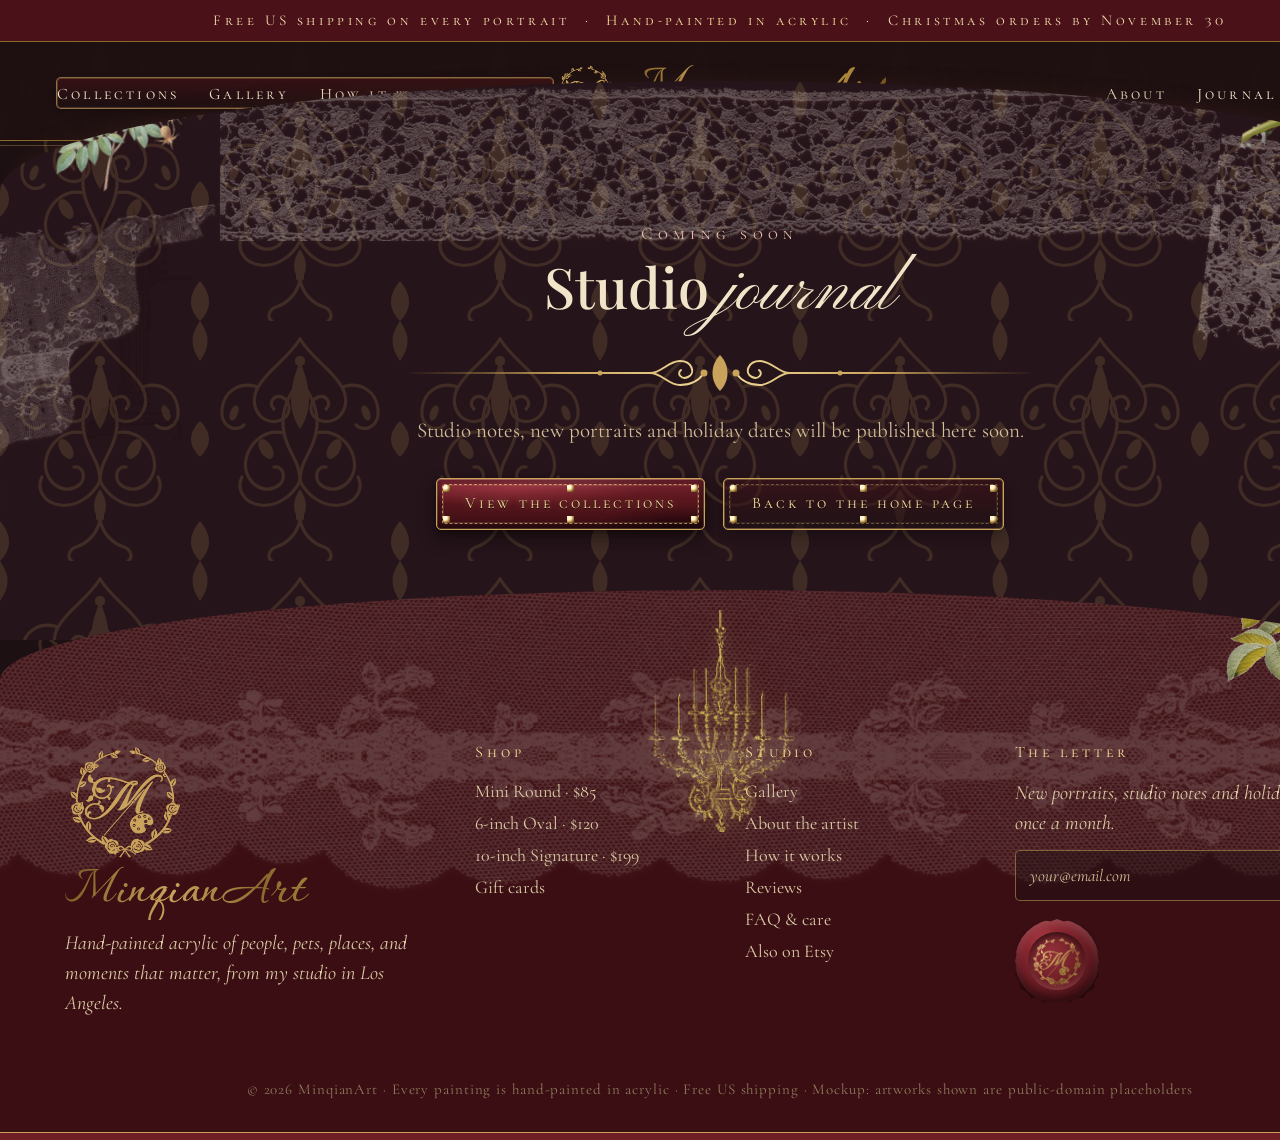
<file: journal.html>
<!DOCTYPE html>
<html><head><meta charset="utf-8"><meta name="viewport" content="width=device-width,initial-scale=1"><title data-i18n-title="k6b2b5614" data-suffix=" · MinqianArt">Journal · MinqianArt</title>
<link rel="stylesheet" href="style.css"><link rel="stylesheet" href="v2.css"><link rel="stylesheet" href="v3.css"><link rel="stylesheet" href="mobile.css"><link rel="stylesheet" href="v2_mobile.css"><link rel="stylesheet" href="v3_mobile.css"><link rel="stylesheet" href="v4.css"><link rel="stylesheet" href="v4_mobile.css"><link rel="stylesheet" href="v5.css"><link rel="stylesheet" href="v5_mobile.css"><link rel="stylesheet" href="v6.css"><link rel="stylesheet" href="v7.css"><link rel="stylesheet" href="v8.css"><link rel="stylesheet" href="v9.css"><link rel="stylesheet" href="v12.css"><link rel="stylesheet" href="frames_real.css"><link rel="stylesheet" href="site.css"><link rel="stylesheet" href="buttons_c.css"><link rel="stylesheet" href="mobile_compose.css"><link rel="stylesheet" href="frames_real.css"><script>try{var t=localStorage.getItem("ma-theme");if(t!=="light")document.documentElement.setAttribute("data-theme","dark");}catch(e){}</script><script src="i18n.js" defer></script><script src="site.js" defer></script><script src="frame_art.js"></script><script src="product_ui.js" defer></script></head><body class="parlour v2 cream v3 v4 v5 v6 v7 v8 v9 v12">
<div class="topbar"><div class="site-ctl ctl-top"><select class="lang-sel" aria-label="Language" data-i18n-aria="k4994a8ff"><option value="en">English</option><option value="zh-Hans">简体中文</option><option value="zh-Hant">繁體中文</option><option value="es">Español</option><option value="fr">Français</option><option value="de">Deutsch</option><option value="ja">日本語</option><option value="ko">한국어</option></select><button class="theme-btn" type="button" aria-label="Dark mode" data-i18n-aria="k3924c958" data-i18n-aria-light="k6c3e844b"><svg viewBox="0 0 24 24" class="ic-moon" aria-hidden="true"><path d="M20 14.5A8 8 0 0 1 9.5 4a8 8 0 1 0 10.5 10.5z" fill="currentColor"/></svg><svg viewBox="0 0 24 24" class="ic-sun" aria-hidden="true"><circle cx="12" cy="12" r="4.2" fill="currentColor"/><g stroke="currentColor" stroke-width="1.8" stroke-linecap="round"><path d="M12 2.5v2.6M12 18.9v2.6M2.5 12h2.6M18.9 12h2.6M5.3 5.3l1.8 1.8M16.9 16.9l1.8 1.8M5.3 18.7l1.8-1.8M16.9 7.1l1.8-1.8"/></g></svg></button></div><span data-i18n="ka614c625">Free US shipping on every portrait &nbsp;·&nbsp; <b>Hand-painted in acrylic</b> &nbsp;·&nbsp; Christmas orders by November 30</span></div>
<header class="site"><nav><a href="index.html#collections" data-i18n="ka9fc9193">Collections</a><a href="index.html#gallery" data-i18n="k5c93310d">Gallery</a><a href="index.html#how" data-i18n="k9ffdb952">How it works</a></nav>
<div class="brand"><img src="assets/brand/emblem_wreath_gold.png"><span class="wordmark gold">MinqianArt</span></div>
<nav class="r"><a href="index.html#about" data-i18n="k8f7f4c1c">About</a><a href="journal.html" data-i18n="k6b2b5614">Journal</a><a href="#"><span data-i18n="ka85eba4c">Cart</span><span class="cartdot">0</span></a></nav></header>
<div class="m-menu" id="m-menu"><a href="index.html#collections" data-i18n="ka9fc9193">Collections</a><a href="index.html#gallery" data-i18n="k5c93310d">Gallery</a><a href="index.html#how" data-i18n="k9ffdb952">How it works</a><a href="index.html#about" data-i18n="k8f7f4c1c">About</a><a href="index.html#reviews" data-i18n="k34e80a79">Reviews</a><a href="journal.html" data-i18n="k6b2b5614">Journal</a><div class="site-ctl ctl-menu"><select class="lang-sel" aria-label="Language" data-i18n-aria="k4994a8ff"><option value="en">English</option><option value="zh-Hans">简体中文</option><option value="zh-Hant">繁體中文</option><option value="es">Español</option><option value="fr">Français</option><option value="de">Deutsch</option><option value="ja">日本語</option><option value="ko">한국어</option></select><button class="theme-btn" type="button" aria-label="Dark mode" data-i18n-aria="k3924c958" data-i18n-aria-light="k6c3e844b"><svg viewBox="0 0 24 24" class="ic-moon" aria-hidden="true"><path d="M20 14.5A8 8 0 0 1 9.5 4a8 8 0 1 0 10.5 10.5z" fill="currentColor"/></svg><svg viewBox="0 0 24 24" class="ic-sun" aria-hidden="true"><circle cx="12" cy="12" r="4.2" fill="currentColor"/><g stroke="currentColor" stroke-width="1.8" stroke-linecap="round"><path d="M12 2.5v2.6M12 18.9v2.6M2.5 12h2.6M18.9 12h2.6M5.3 5.3l1.8 1.8M16.9 16.9l1.8 1.8M5.3 18.7l1.8-1.8M16.9 7.1l1.8-1.8"/></g></svg></button></div></div>

<section class="steps cl ph-page" id="soon"><img class="sx-drape" src="assets/v4/lace_strip_c.png"><img class="sx-eph" src="assets/v3/music2.png"><img class="sx-lace l" src="assets/v4/lace_corner2.png"><img class="sx-lace r" src="assets/v4/lace_frag3.png"><img data-id="in6" class="pc sx-fl l" src="assets/v5/p_ch063.png"><img data-id="in7" class="pc sx-fl r" src="assets/v7/gr_khm3043_stulip.png"><img class="sx-candle l" src="assets/v3/candelabra1.png"><img class="sx-candle r" src="assets/v3/candelabra2.png">
<div class="kicker" data-i18n="k81151a16">Coming soon</div>
<h2 class="sect" data-i18n="kba47c486">Studio <em>journal</em></h2><div class="divider"></div>
<p class="ph-lead" data-i18n="k10e1b31b">Studio notes, new portraits and holiday dates will be published here soon.</p>
<div class="ph-btns"><a class="btn gold-btn" href="index.html#collections" data-i18n="k4826d135">View the collections</a><a class="btn wine" href="index.html" data-i18n="k555c7cae">Back to the home page</a></div>
</section>
<footer><img class="f-lace" src="assets/v4/lace_panel2.png"><img class="f-chand" src="assets/v3/chandelier2.png"><img data-id="in14" class="pc fl" style="left:-10px;top:-150px;transform:rotate(-12deg)" src="assets/v7/gr_khm3043_poppyL.png"><img data-id="in15" class="pc fl" style="right:20px;top:-130px;transform:rotate(18deg)" src="assets/v5/p_ro11.png">
<div class="fgrid">
 <div><img src="assets/brand/emblem_wreath_gold.png" style="width:120px;margin-bottom:6px"><div class="wordmark gold" style="font-size:54px;line-height:1">MinqianArt</div><p style="font-style:italic;margin-top:8px" data-i18n="kff31d136">Hand-painted acrylic of people, pets, places, and moments that matter, from my studio in Los Angeles.</p></div>
 <div><h5 data-i18n="k9f82518d">Shop</h5><a href="product-mini-round.html" data-i18n="k105d9a2c">Mini Round · $85</a><a href="product-6in-oval.html" data-i18n="kcba9115e">6-inch Oval · $120</a><a href="product-10in-signature.html" data-i18n="k4305658e">10-inch Signature · $199</a><a href="gift-cards.html" data-i18n="k58c25c4b">Gift cards</a></div>
 <div><h5 data-i18n="k8bc227fe">Studio</h5><a href="index.html#gallery" data-i18n="k5c93310d">Gallery</a><a href="index.html#about" data-i18n="ke510af91">About the artist</a><a href="index.html#how" data-i18n="k9ffdb952">How it works</a><a href="index.html#reviews" data-i18n="k34e80a79">Reviews</a><a href="faq.html" data-i18n="k80f26f99">FAQ &amp; care</a><a href="https://www.etsy.com/" data-i18n="k39aa3fdb">Also on Etsy</a></div>
 <div><h5 data-i18n="k7a93eaa6">The letter</h5><p style="font-style:italic" data-i18n="k2670759d">New portraits, studio notes and holiday dates, once a month.</p><div class="news"><span data-i18n="k67135a14">your@email.com</span><b data-i18n="ka286d999">Join</b></div><div style="margin-top:18px" class="wax sm"></div></div>
</div>
<div class="legal" data-i18n="kd91a4d55">© 2026 MinqianArt · Every painting is hand-painted in acrylic · Free US shipping · Mockup: artworks shown are public-domain placeholders</div>
<div class="redbar"></div></footer></body></html>
</file>
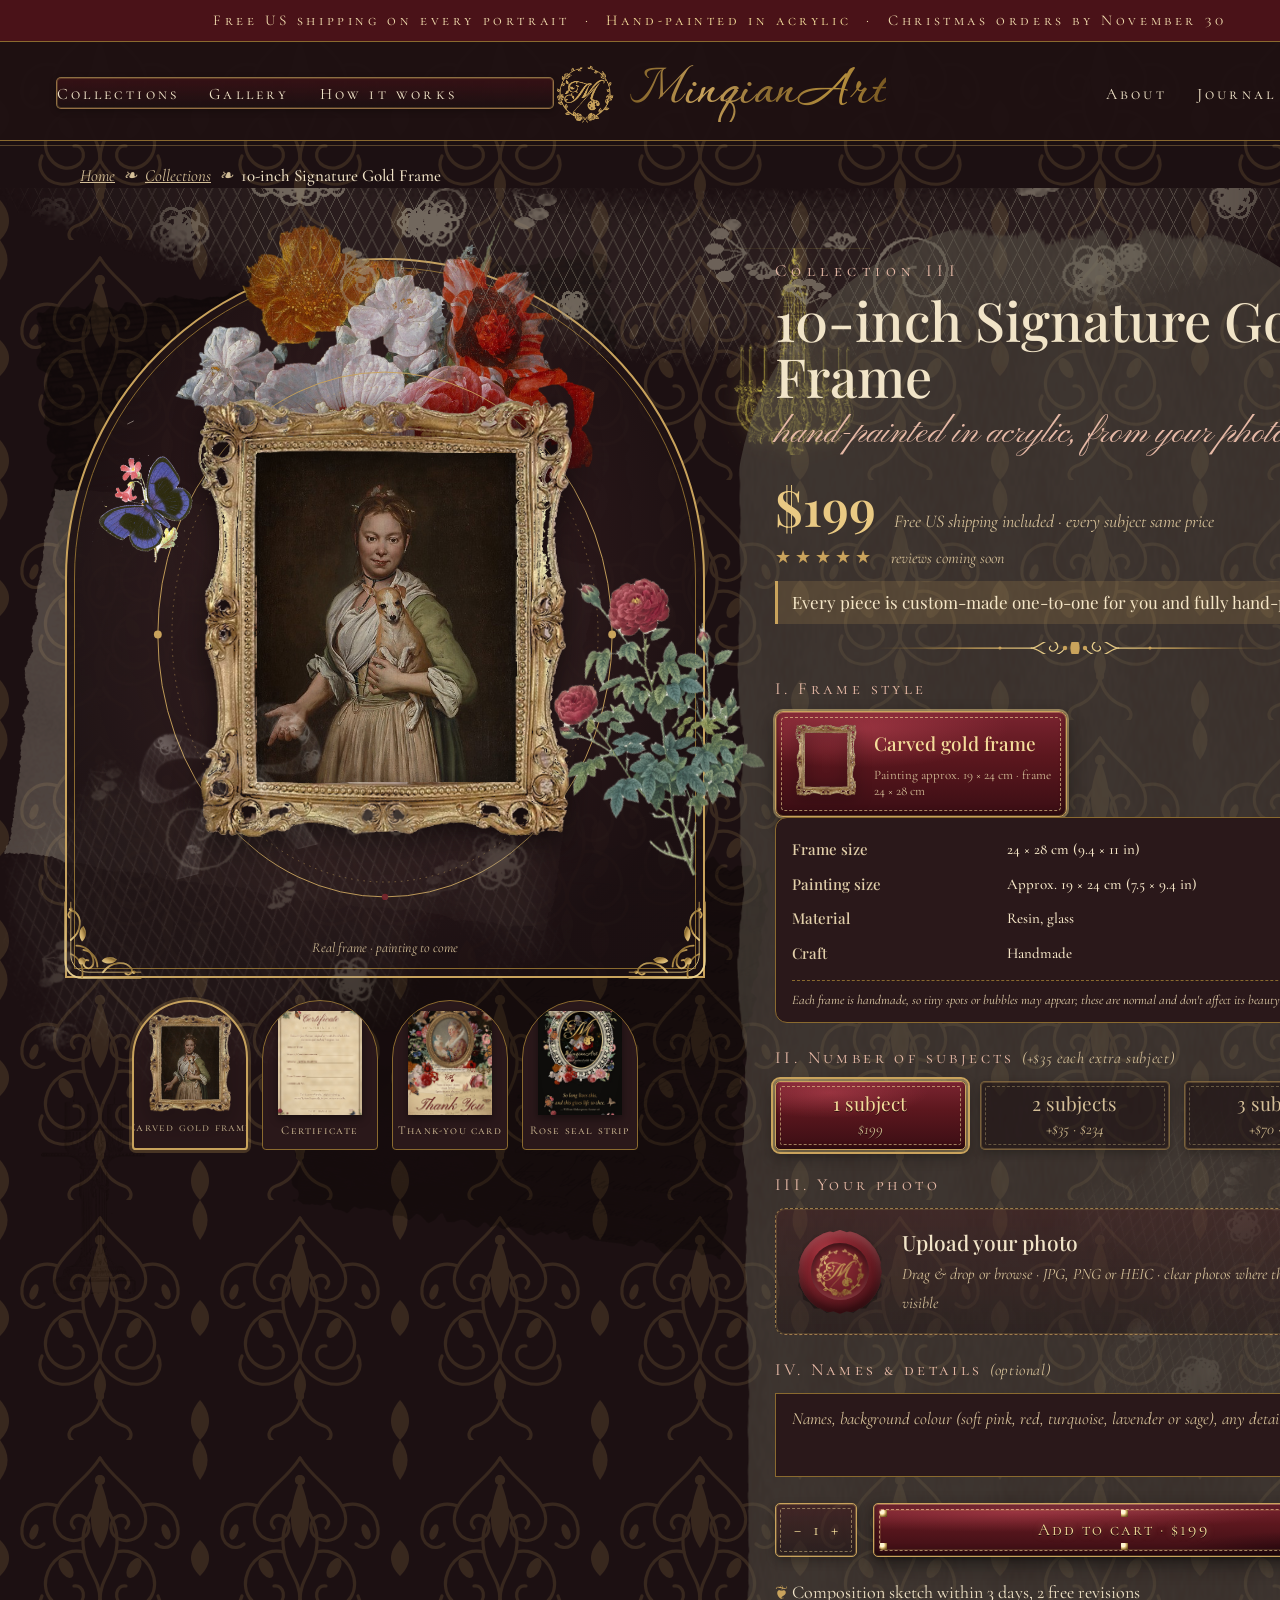
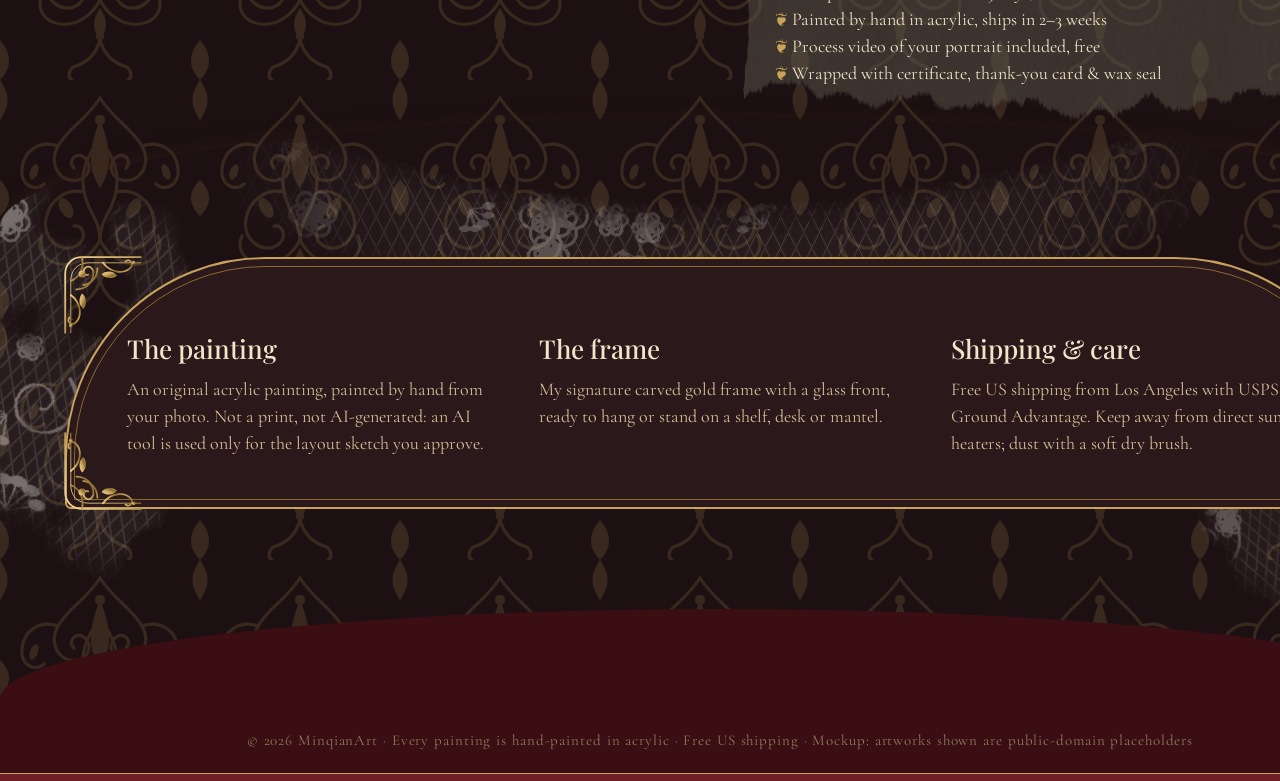
<file: product-10in-signature.html>
<!DOCTYPE html>
<html lang="en"><head><meta charset="utf-8"><meta name="viewport" content="width=1440"><title data-i18n-title="kdfa30064" data-suffix=" · MinqianArt">10-inch Signature Gold Frame · MinqianArt</title><link rel="stylesheet" href="style.css"><link rel="stylesheet" href="product.css"><link rel="stylesheet" href="v2.css"><link rel="stylesheet" href="v2_product.css"><link rel="stylesheet" href="v3.css"><link rel="stylesheet" href="v3_product.css"><link rel="stylesheet" href="frames_real.css"><link rel="stylesheet" href="site.css"><link rel="stylesheet" href="buttons_c.css"><link rel="stylesheet" href="mobile_compose.css"><link rel="stylesheet" href="frames_real.css"><script>try{var t=localStorage.getItem("ma-theme");if(t!=="light")document.documentElement.setAttribute("data-theme","dark");}catch(e){}</script><script src="i18n.js" defer></script><script src="site.js" defer></script><script src="frame_art.js"></script><script src="product_ui.js" defer></script></head><body class="parlour v2 cream v3">
<div class="topbar"><div class="site-ctl ctl-top"><select class="lang-sel" aria-label="Language" data-i18n-aria="k4994a8ff"><option value="en">English</option><option value="zh-Hans">简体中文</option><option value="zh-Hant">繁體中文</option><option value="es">Español</option><option value="fr">Français</option><option value="de">Deutsch</option><option value="ja">日本語</option><option value="ko">한국어</option></select><button class="theme-btn" type="button" aria-label="Dark mode" data-i18n-aria="k3924c958" data-i18n-aria-light="k6c3e844b"><svg viewBox="0 0 24 24" class="ic-moon" aria-hidden="true"><path d="M20 14.5A8 8 0 0 1 9.5 4a8 8 0 1 0 10.5 10.5z" fill="currentColor"/></svg><svg viewBox="0 0 24 24" class="ic-sun" aria-hidden="true"><circle cx="12" cy="12" r="4.2" fill="currentColor"/><g stroke="currentColor" stroke-width="1.8" stroke-linecap="round"><path d="M12 2.5v2.6M12 18.9v2.6M2.5 12h2.6M18.9 12h2.6M5.3 5.3l1.8 1.8M16.9 16.9l1.8 1.8M5.3 18.7l1.8-1.8M16.9 7.1l1.8-1.8"/></g></svg></button></div><span data-i18n="ka614c625">Free US shipping on every portrait &nbsp;·&nbsp; <b>Hand-painted in acrylic</b> &nbsp;·&nbsp; Christmas orders by November 30</span></div>
<header class="site"><nav><a href="index.html#collections" data-i18n="ka9fc9193">Collections</a><a href="index.html#gallery" data-i18n="k5c93310d">Gallery</a><a href="index.html#how" data-i18n="k9ffdb952">How it works</a></nav>
<a class="brand" href="index.html" style="text-decoration:none"><img src="assets/brand/emblem_wreath_gold.png"><span class="wordmark gold">MinqianArt</span></a>
<nav class="r"><a href="index.html#about" data-i18n="k8f7f4c1c">About</a><a href="journal.html" data-i18n="k6b2b5614">Journal</a><a href="#"><span data-i18n="ka85eba4c">Cart</span><span class="cartdot">0</span></a></nav></header>
<div class="crumbs"><a href="index.html" data-i18n="k8cf04a97">Home</a> &nbsp;❧&nbsp; <a href="index.html#collections" data-i18n="ka9fc9193">Collections</a> &nbsp;❧&nbsp; <b data-i18n="kdfa30064">10-inch Signature Gold Frame</b></div>
<section class="pdp" data-product="10in"><img class="pd-drape" src="assets/v3/lace_drape.png"><img class="pd-music" src="assets/v3/music1.png"><img class="pd-letter" src="assets/v3/letter2.png"><img class="pd-vellum" src="assets/collage/vellum.png"><img class="pd-lace" src="assets/v3/lace_scrap1.png"><img class="pd-lace2" src="assets/v3/lace_scrap5.png"><img class="pd-chand" src="assets/v3/chandelier1.png"><img class="pd-candle" src="assets/v3/candelabra1.png">
 <div class="gal">
  <div class="main ornate"><i class="c tl"></i><i class="c tr"></i><i class="c bl"></i><i class="c br"></i>
   <img class="veer" src="assets/brand/veer_center.png">
   <div id="p-main-frame" class="fr real f-10 rect" data-w="380px" style="width:380px;position:relative;z-index:2"><img class="art" src="assets/art/ceruti_dog.jpg" alt=""><img class="frame" src="assets/brand/frames_real/10in_gold_carved.png" alt=""></div><svg class="orbit2" viewBox="0 0 600 700"><ellipse cx="300" cy="350" rx="290" ry="335" fill="none" stroke="#c9a35c" stroke-width="1.2"></ellipse><ellipse cx="300" cy="350" rx="272" ry="316" fill="none" stroke="#c9a35c" stroke-width=".6" stroke-dasharray="2 6"></ellipse><circle cx="10" cy="350" r="5" fill="#c9a35c"></circle><circle cx="590" cy="350" r="5" fill="#c9a35c"></circle><circle cx="300" cy="685" r="4" fill="#701e26"></circle></svg><img class="p-bow" src="assets/v3/lace_bow_small.png">
   <img class="bfa" src="assets/brand/bf_callithea.png"><img class="rosea" src="assets/brand/rose_pompon.png">
   <div class="phc" data-i18n="k62202a87">Real frame · painting to come</div>
  </div>
  <div class="thumbs">
   <div class="th on" data-frame="10" data-art="assets/art/ceruti_dog.jpg"><div class="fr real f-10 rect" style="width:84px"><img class="art" src="assets/art/ceruti_dog.jpg" alt=""><img class="frame" src="assets/brand/frames_real/10in_gold_carved.png" alt=""></div><span data-i18n="k4fa4a47e">Carved gold frame</span></div>
   <div class="th"><img class="pk" src="assets/brand/certificate.jpg"><span data-i18n="keb0f48a1">Certificate</span></div>
   <div class="th"><img class="pk" src="assets/brand/thankyou_front.jpg"><span data-i18n="k7410ec97">Thank-you card</span></div>
   <div class="th"><img class="pk" src="assets/brand/seal_strip.jpg" style="object-position:50% 12%"><span data-i18n="ke32e88c4">Rose seal strip</span></div>
  </div>
 </div>
 <div class="buy"><img class="buy-vellum" src="assets/collage/vellum.png">
  <div class="kicker" style="text-align:left" data-i18n="ke9d7a93b">Collection III</div>
  <h1 data-i18n="kdfa30064">10-inch Signature Gold Frame</h1>
  <div class="sub script" data-i18n="kafd818cf">hand-painted in acrylic, from your photo</div>
  <div class="pr"><span class="price ">$199</span><span class="incl" data-i18n="k474fa498">Free US shipping included · every subject same price</span></div>
  <div class="stars" data-i18n="k2c918136">★★★★★ <i>reviews coming soon</i></div>
  <div class="uniq" data-i18n="kd1f5ae54">Every piece is custom-made one-to-one for you and fully hand-painted.</div>
  <div class="rule"></div>
  <div class="lbl" data-i18n="ka69812e3">I. Frame style</div>
  <div class="frames" role="group" aria-label="Frame style">
   <label class="fopt on" role="button" tabindex="0" aria-pressed="true" data-fs-frame="kb65c3bcb" data-fs-paint="kedd1e57f" data-fs-frame-en="24 × 28 cm (9.4 × 11 in)" data-fs-paint-en="Approx. 19 × 24 cm (7.5 × 9.4 in)" data-frame="10" data-art="assets/art/ceruti_dog.jpg" data-frame-src="assets/brand/frames_real/10in_gold_carved.png" data-frame-class="f-10" data-shape="rect"><img class="sw" src="assets/brand/frames_real/10in_gold_carved.png" alt=""><b data-i18n="k4fa4a47e">Carved gold frame</b><small data-i18n="k35d39091">Painting approx. 19 × 24 cm · frame 24 × 28 cm</small></label>
  </div>
  <div class="fspec" id="frame-spec" aria-live="polite">
   <table class="fspec-tbl">
    <tr><th data-i18n="kddb11dc1">Frame size</th><td data-fs="frame">—</td></tr>
    <tr><th data-i18n="kabf471e7">Painting size</th><td data-fs="paint">—</td></tr>
    <tr><th data-i18n="kd92a8333">Material</th><td data-i18n="kfde19f8f">Resin, glass</td></tr>
    <tr><th data-i18n="kd64fc815">Craft</th><td data-i18n="k6283d820">Handmade</td></tr>
   </table>
   <p class="fspec-note" data-i18n="k2ba2622a">Each frame is handmade, so tiny spots or bubbles may appear; these are normal and don't affect its beauty or use.</p>
  </div>
  <div class="lbl" data-i18n="k86201b36">II. Number of subjects <small>(+$35 each extra subject)</small></div>
  <div class="subj"><span class="on" data-subjects="1" role="button" tabindex="0" aria-pressed="true" data-i18n="keebe88b9">1 subject<br><small>$199</small></span><span data-subjects="2" role="button" tabindex="0" aria-pressed="false" data-i18n="kd392b17f">2 subjects<br><small>+$35 · $234</small></span><span data-subjects="3" role="button" tabindex="0" aria-pressed="false" data-i18n="k5cf4d588">3 subjects<br><small>+$70 · $269</small></span></div>
  <div class="lbl" data-i18n="k874ce85c">III. Your photo</div>
  <div class="drop"><div class="wax sm"></div><div data-i18n="k067f9505"><b>Upload your photo</b><br><small>Drag &amp; drop or browse · JPG, PNG or HEIC · clear photos where the eyes are visible</small></div></div>
  <div class="lbl" data-i18n="kfbdac1ca">IV. Names &amp; details <small>(optional)</small></div>
  <div class="ta" data-i18n="ke0ac7f0f">Names, background colour (soft pink, red, turquoise, lavender or sage), any detail to keep…</div>
  <div class="cta"><div class="qty">−&nbsp;&nbsp; 1 &nbsp;&nbsp;+</div><a class="btn gold-btn add" data-i18n="k7205d9cc">Add to cart · $199</a></div>
  <ul class="perks"><li data-i18n="kd0b8f350">Composition sketch within 3 days, 2 free revisions</li><li data-i18n="kd6198644">Painted by hand in acrylic, ships in 2–3 weeks</li><li data-i18n="k3b25c823">Process video of your portrait included, free</li><li data-i18n="ka4efa3fd">Wrapped with certificate, thank-you card &amp; wax seal</li></ul>
 </div>
</section>
<section class="pinfo cl"><img class="sx-drape" src="assets/v3/lace_drape_small.png"><img class="sx-lace l" src="assets/v3/lace_scrap4.png"><img class="sx-lace r" src="assets/v3/lace_scrap2.png">
 <div class="ornate box3"><i class="c tl"></i><i class="c tr"></i><i class="c bl"></i><i class="c br"></i>
  <div><h4 data-i18n="k66213600">The painting</h4><p data-i18n="k8a18b212">An original acrylic painting, painted by hand from your photo. Not a print, not AI-generated: an AI tool is used only for the layout sketch you approve.</p></div>
  <div><h4 data-i18n="ka6859de5">The frame</h4><p data-i18n="ka584f1db">My signature carved gold frame with a glass front, ready to hang or stand on a shelf, desk or mantel.</p></div>
  <div><h4 data-i18n="k6ed38870">Shipping &amp; care</h4><p data-i18n="kc7f3d916">Free US shipping from Los Angeles with USPS Ground Advantage. Keep away from direct sun and heaters; dust with a soft dry brush.</p></div>
 </div>
</section>
<footer style="padding:120px 0 30px"><div class="redbar"></div><div class="legal" style="margin-top:0" data-i18n="kd91a4d55">© 2026 MinqianArt · Every painting is hand-painted in acrylic · Free US shipping · Mockup: artworks shown are public-domain placeholders</div></footer>
</body></html>
</file>
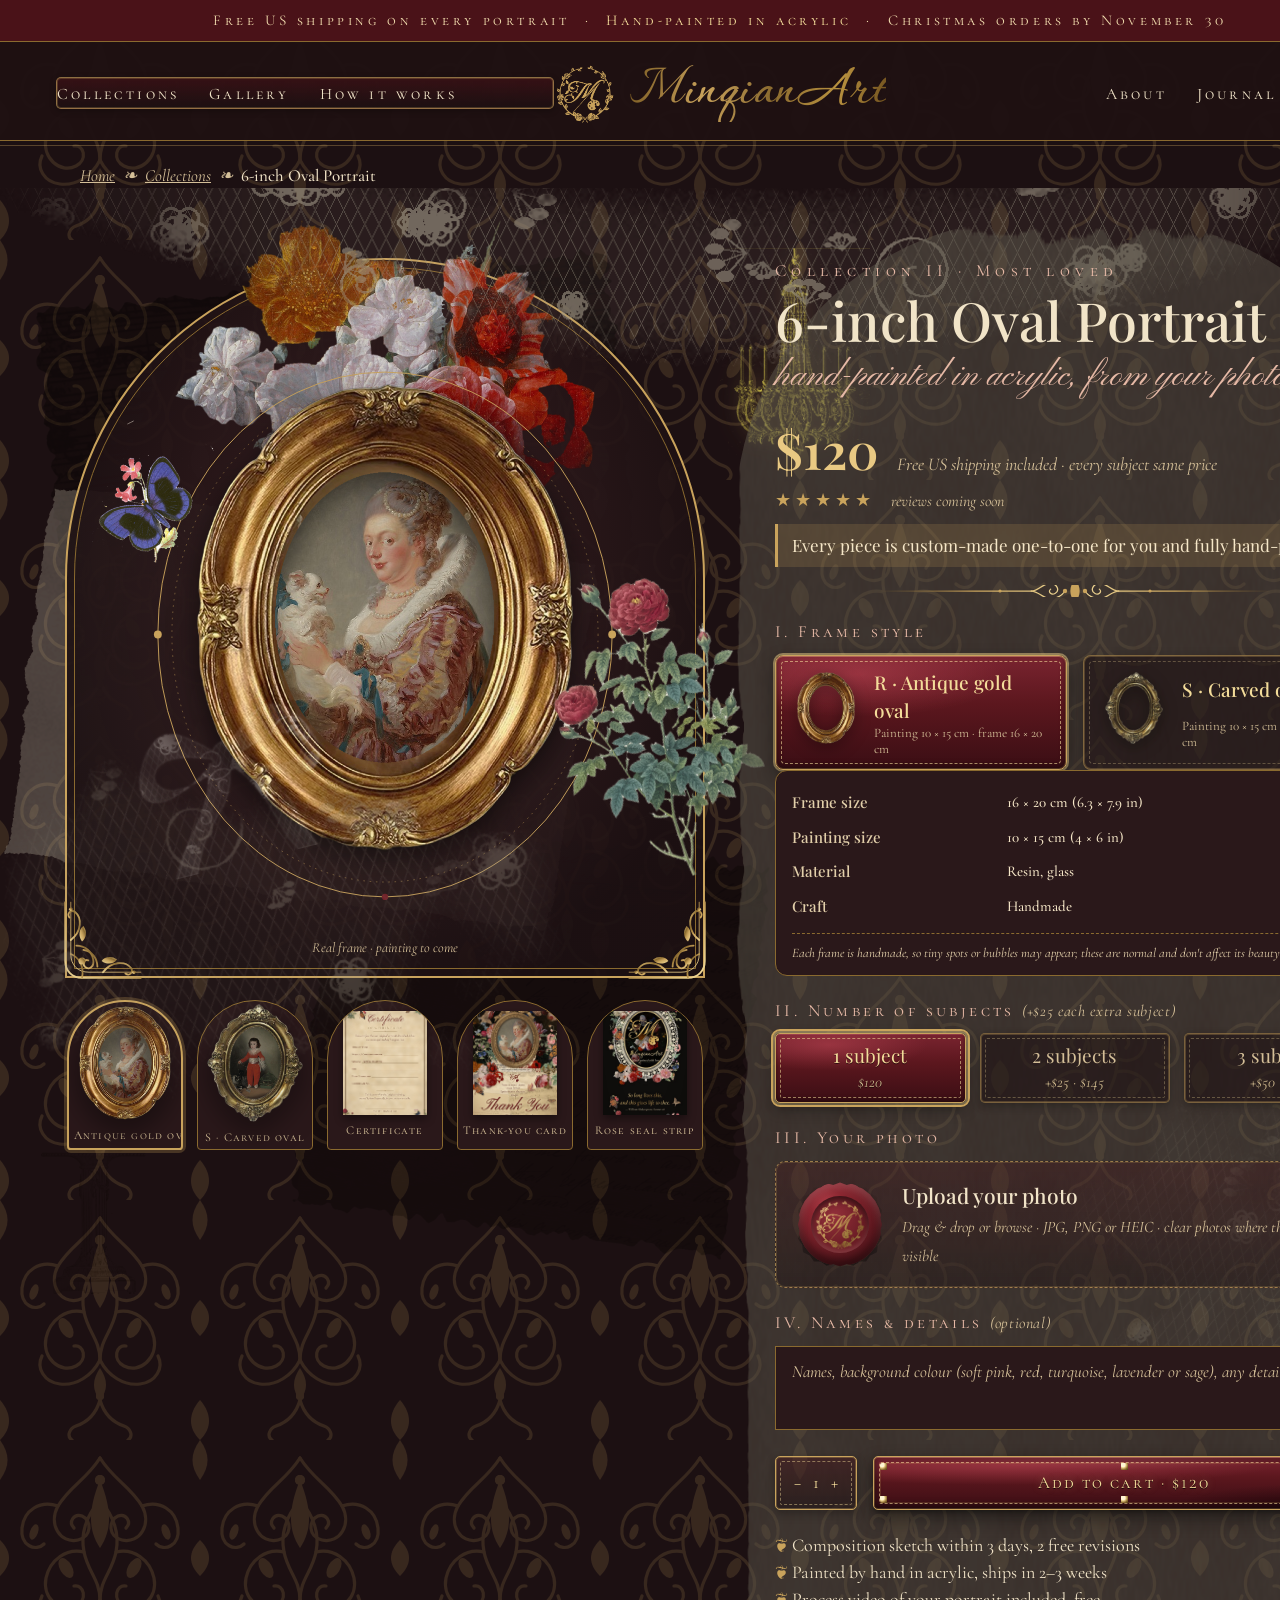
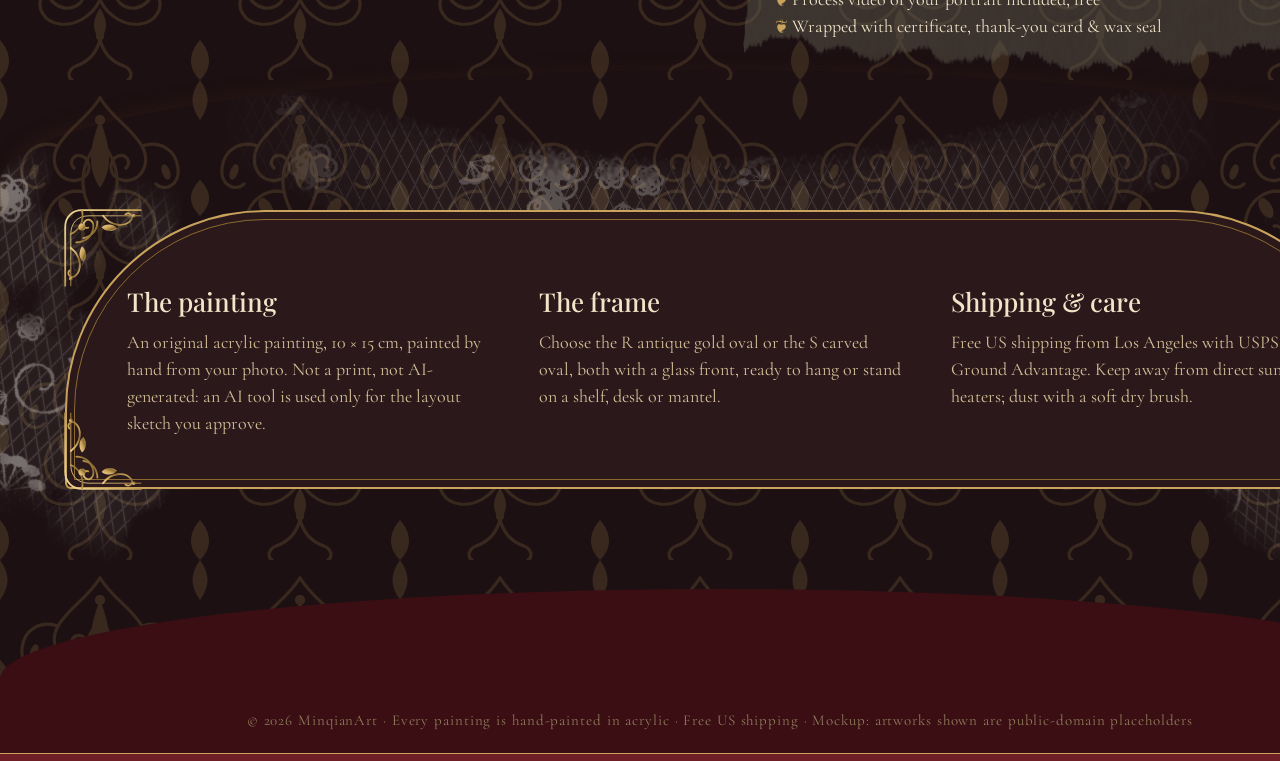
<file: product-6in-oval.html>
<!DOCTYPE html>
<html lang="en"><head><meta charset="utf-8"><meta name="viewport" content="width=1440"><title data-i18n-title="kcde3ff5d" data-suffix=" · MinqianArt">6-inch Oval Portrait · MinqianArt</title><link rel="stylesheet" href="style.css"><link rel="stylesheet" href="product.css"><link rel="stylesheet" href="v2.css"><link rel="stylesheet" href="v2_product.css"><link rel="stylesheet" href="v3.css"><link rel="stylesheet" href="v3_product.css"><link rel="stylesheet" href="frames_real.css"><link rel="stylesheet" href="site.css"><link rel="stylesheet" href="buttons_c.css"><link rel="stylesheet" href="mobile_compose.css"><link rel="stylesheet" href="frames_real.css"><script>try{var t=localStorage.getItem("ma-theme");if(t!=="light")document.documentElement.setAttribute("data-theme","dark");}catch(e){}</script><script src="i18n.js" defer></script><script src="site.js" defer></script><script src="frame_art.js"></script><script src="product_ui.js" defer></script></head><body class="parlour v2 cream v3">
<div class="topbar"><div class="site-ctl ctl-top"><select class="lang-sel" aria-label="Language" data-i18n-aria="k4994a8ff"><option value="en">English</option><option value="zh-Hans">简体中文</option><option value="zh-Hant">繁體中文</option><option value="es">Español</option><option value="fr">Français</option><option value="de">Deutsch</option><option value="ja">日本語</option><option value="ko">한국어</option></select><button class="theme-btn" type="button" aria-label="Dark mode" data-i18n-aria="k3924c958" data-i18n-aria-light="k6c3e844b"><svg viewBox="0 0 24 24" class="ic-moon" aria-hidden="true"><path d="M20 14.5A8 8 0 0 1 9.5 4a8 8 0 1 0 10.5 10.5z" fill="currentColor"/></svg><svg viewBox="0 0 24 24" class="ic-sun" aria-hidden="true"><circle cx="12" cy="12" r="4.2" fill="currentColor"/><g stroke="currentColor" stroke-width="1.8" stroke-linecap="round"><path d="M12 2.5v2.6M12 18.9v2.6M2.5 12h2.6M18.9 12h2.6M5.3 5.3l1.8 1.8M16.9 16.9l1.8 1.8M5.3 18.7l1.8-1.8M16.9 7.1l1.8-1.8"/></g></svg></button></div><span data-i18n="ka614c625">Free US shipping on every portrait &nbsp;·&nbsp; <b>Hand-painted in acrylic</b> &nbsp;·&nbsp; Christmas orders by November 30</span></div>
<header class="site"><nav><a href="index.html#collections" data-i18n="ka9fc9193">Collections</a><a href="index.html#gallery" data-i18n="k5c93310d">Gallery</a><a href="index.html#how" data-i18n="k9ffdb952">How it works</a></nav>
<a class="brand" href="index.html" style="text-decoration:none"><img src="assets/brand/emblem_wreath_gold.png"><span class="wordmark gold">MinqianArt</span></a>
<nav class="r"><a href="index.html#about" data-i18n="k8f7f4c1c">About</a><a href="journal.html" data-i18n="k6b2b5614">Journal</a><a href="#"><span data-i18n="ka85eba4c">Cart</span><span class="cartdot">0</span></a></nav></header>
<div class="crumbs"><a href="index.html" data-i18n="k8cf04a97">Home</a> &nbsp;❧&nbsp; <a href="index.html#collections" data-i18n="ka9fc9193">Collections</a> &nbsp;❧&nbsp; <b data-i18n="kcde3ff5d">6-inch Oval Portrait</b></div>
<section class="pdp" data-product="6in"><img class="pd-drape" src="assets/v3/lace_drape.png"><img class="pd-music" src="assets/v3/music1.png"><img class="pd-letter" src="assets/v3/letter2.png"><img class="pd-vellum" src="assets/collage/vellum.png"><img class="pd-lace" src="assets/v3/lace_scrap1.png"><img class="pd-lace2" src="assets/v3/lace_scrap5.png"><img class="pd-chand" src="assets/v3/chandelier1.png"><img class="pd-candle" src="assets/v3/candelabra1.png">
 <div class="gal">
  <div class="main ornate"><i class="c tl"></i><i class="c tr"></i><i class="c bl"></i><i class="c br"></i>
   <img class="veer" src="assets/brand/veer_center.png">
   <div id="p-main-frame" class="fr real f-R oval" data-w="380px" style="width:380px;position:relative;z-index:2"><img class="art" src="assets/art/fragonard_dog.jpg" alt=""><img class="frame" src="assets/brand/frames_real/R_gold_oval.png" alt=""></div><svg class="orbit2" viewBox="0 0 600 700"><ellipse cx="300" cy="350" rx="290" ry="335" fill="none" stroke="#c9a35c" stroke-width="1.2"></ellipse><ellipse cx="300" cy="350" rx="272" ry="316" fill="none" stroke="#c9a35c" stroke-width=".6" stroke-dasharray="2 6"></ellipse><circle cx="10" cy="350" r="5" fill="#c9a35c"></circle><circle cx="590" cy="350" r="5" fill="#c9a35c"></circle><circle cx="300" cy="685" r="4" fill="#701e26"></circle></svg><img class="p-bow" src="assets/v3/lace_bow_small.png">
   <img class="bfa" src="assets/brand/bf_callithea.png"><img class="rosea" src="assets/brand/rose_pompon.png">
   <div class="phc" data-i18n="k62202a87">Real frame · painting to come</div>
  </div>
  <div class="thumbs">
   <div class="th on" data-frame="R" data-art="assets/art/fragonard_dog.jpg"><div class="fr real f-R oval" style="width:92px"><img class="art" src="assets/art/fragonard_dog.jpg" alt=""><img class="frame" src="assets/brand/frames_real/R_gold_oval.png" alt=""></div><span data-i18n="k4f72414f">R · Antique gold oval</span></div>
   <div class="th" data-frame="S" data-art="assets/art/goya_osorio.jpg"><div class="fr real f-S oval" style="width:96px"><img class="art" src="assets/art/goya_osorio.jpg" alt=""><img class="frame" src="assets/brand/frames_real/S_carved_oval.png" alt=""></div><span data-i18n="k986a91a4">S · Carved oval</span></div>
   <div class="th"><img class="pk" src="assets/brand/certificate.jpg"><span data-i18n="keb0f48a1">Certificate</span></div>
   <div class="th"><img class="pk" src="assets/brand/thankyou_front.jpg"><span data-i18n="k7410ec97">Thank-you card</span></div>
   <div class="th"><img class="pk" src="assets/brand/seal_strip.jpg" style="object-position:50% 12%"><span data-i18n="ke32e88c4">Rose seal strip</span></div>
  </div>
 </div>
 <div class="buy"><img class="buy-vellum" src="assets/collage/vellum.png">
  <div class="kicker" style="text-align:left" data-i18n="kbe797c0c">Collection II · Most loved</div>
  <h1 data-i18n="kcde3ff5d">6-inch Oval Portrait</h1>
  <div class="sub script" data-i18n="kafd818cf">hand-painted in acrylic, from your photo</div>
  <div class="pr"><span class="price ">$120</span><span class="incl" data-i18n="k474fa498">Free US shipping included · every subject same price</span></div>
  <div class="stars" data-i18n="k2c918136">★★★★★ <i>reviews coming soon</i></div>
  <div class="uniq" data-i18n="kd1f5ae54">Every piece is custom-made one-to-one for you and fully hand-painted.</div>
  <div class="rule"></div>
  <div class="lbl" data-i18n="ka69812e3">I. Frame style</div>
  <div class="frames" role="group" aria-label="Frame style">
   <label class="fopt on" role="button" tabindex="0" aria-pressed="true" data-fs-frame="k31819cb7" data-fs-paint="k6e6095ed" data-fs-frame-en="16 × 20 cm (6.3 × 7.9 in)" data-fs-paint-en="10 × 15 cm (4 × 6 in)" data-frame="R" data-art="assets/art/fragonard_dog.jpg" data-frame-src="assets/brand/frames_real/R_gold_oval.png" data-frame-class="f-R" data-shape="oval"><img class="sw" src="assets/brand/frames_real/R_gold_oval.png" alt=""><b data-i18n="k4f72414f">R · Antique gold oval</b><small data-i18n="k17c20f19">Painting 10 × 15 cm · frame 16 × 20 cm</small></label>
   <label class="fopt" role="button" tabindex="0" aria-pressed="false" data-fs-frame="kbc3a880b" data-fs-paint="k6e6095ed" data-fs-frame-en="16 × 21 cm (6.3 × 8.3 in)" data-fs-paint-en="10 × 15 cm (4 × 6 in)" data-frame="S" data-art="assets/art/goya_osorio.jpg" data-frame-src="assets/brand/frames_real/S_carved_oval.png" data-frame-class="f-S" data-shape="oval"><img class="sw" src="assets/brand/frames_real/S_carved_oval.png" alt=""><b data-i18n="k986a91a4">S · Carved oval</b><small data-i18n="k095f7f69">Painting 10 × 15 cm · frame 16 × 21 cm</small></label>
  </div>
  <div class="fspec" id="frame-spec" aria-live="polite">
   <table class="fspec-tbl">
    <tr><th data-i18n="kddb11dc1">Frame size</th><td data-fs="frame">—</td></tr>
    <tr><th data-i18n="kabf471e7">Painting size</th><td data-fs="paint">—</td></tr>
    <tr><th data-i18n="kd92a8333">Material</th><td data-i18n="kfde19f8f">Resin, glass</td></tr>
    <tr><th data-i18n="kd64fc815">Craft</th><td data-i18n="k6283d820">Handmade</td></tr>
   </table>
   <p class="fspec-note" data-i18n="k2ba2622a">Each frame is handmade, so tiny spots or bubbles may appear; these are normal and don't affect its beauty or use.</p>
  </div>
  <div class="lbl" data-i18n="k8300eb63">II. Number of subjects <small>(+$25 each extra subject)</small></div>
  <div class="subj"><span class="on" data-subjects="1" role="button" tabindex="0" aria-pressed="true" data-i18n="kd33042c9">1 subject<br><small>$120</small></span><span data-subjects="2" role="button" tabindex="0" aria-pressed="false" data-i18n="k1029afb3">2 subjects<br><small>+$25 · $145</small></span><span data-subjects="3" role="button" tabindex="0" aria-pressed="false" data-i18n="kd1c99f38">3 subjects<br><small>+$50 · $170</small></span></div>
  <div class="lbl" data-i18n="k874ce85c">III. Your photo</div>
  <div class="drop"><div class="wax sm"></div><div data-i18n="k067f9505"><b>Upload your photo</b><br><small>Drag &amp; drop or browse · JPG, PNG or HEIC · clear photos where the eyes are visible</small></div></div>
  <div class="lbl" data-i18n="kfbdac1ca">IV. Names &amp; details <small>(optional)</small></div>
  <div class="ta" data-i18n="ke0ac7f0f">Names, background colour (soft pink, red, turquoise, lavender or sage), any detail to keep…</div>
  <div class="cta"><div class="qty">−&nbsp;&nbsp; 1 &nbsp;&nbsp;+</div><a class="btn gold-btn add" data-i18n="k01c36e18">Add to cart · $120</a></div>
  <ul class="perks"><li data-i18n="kd0b8f350">Composition sketch within 3 days, 2 free revisions</li><li data-i18n="kd6198644">Painted by hand in acrylic, ships in 2–3 weeks</li><li data-i18n="k3b25c823">Process video of your portrait included, free</li><li data-i18n="ka4efa3fd">Wrapped with certificate, thank-you card &amp; wax seal</li></ul>
 </div>
</section>
<section class="pinfo cl"><img class="sx-drape" src="assets/v3/lace_drape_small.png"><img class="sx-lace l" src="assets/v3/lace_scrap4.png"><img class="sx-lace r" src="assets/v3/lace_scrap2.png">
 <div class="ornate box3"><i class="c tl"></i><i class="c tr"></i><i class="c bl"></i><i class="c br"></i>
  <div><h4 data-i18n="k66213600">The painting</h4><p data-i18n="k438e27fe">An original acrylic painting, 10 × 15 cm, painted by hand from your photo. Not a print, not AI-generated: an AI tool is used only for the layout sketch you approve.</p></div>
  <div><h4 data-i18n="ka6859de5">The frame</h4><p data-i18n="keae983ab">Choose the R antique gold oval or the S carved oval, both with a glass front, ready to hang or stand on a shelf, desk or mantel.</p></div>
  <div><h4 data-i18n="k6ed38870">Shipping &amp; care</h4><p data-i18n="kc7f3d916">Free US shipping from Los Angeles with USPS Ground Advantage. Keep away from direct sun and heaters; dust with a soft dry brush.</p></div>
 </div>
</section>
<footer style="padding:120px 0 30px"><div class="redbar"></div><div class="legal" style="margin-top:0" data-i18n="kd91a4d55">© 2026 MinqianArt · Every painting is hand-painted in acrylic · Free US shipping · Mockup: artworks shown are public-domain placeholders</div></footer>
</body></html>
</file>
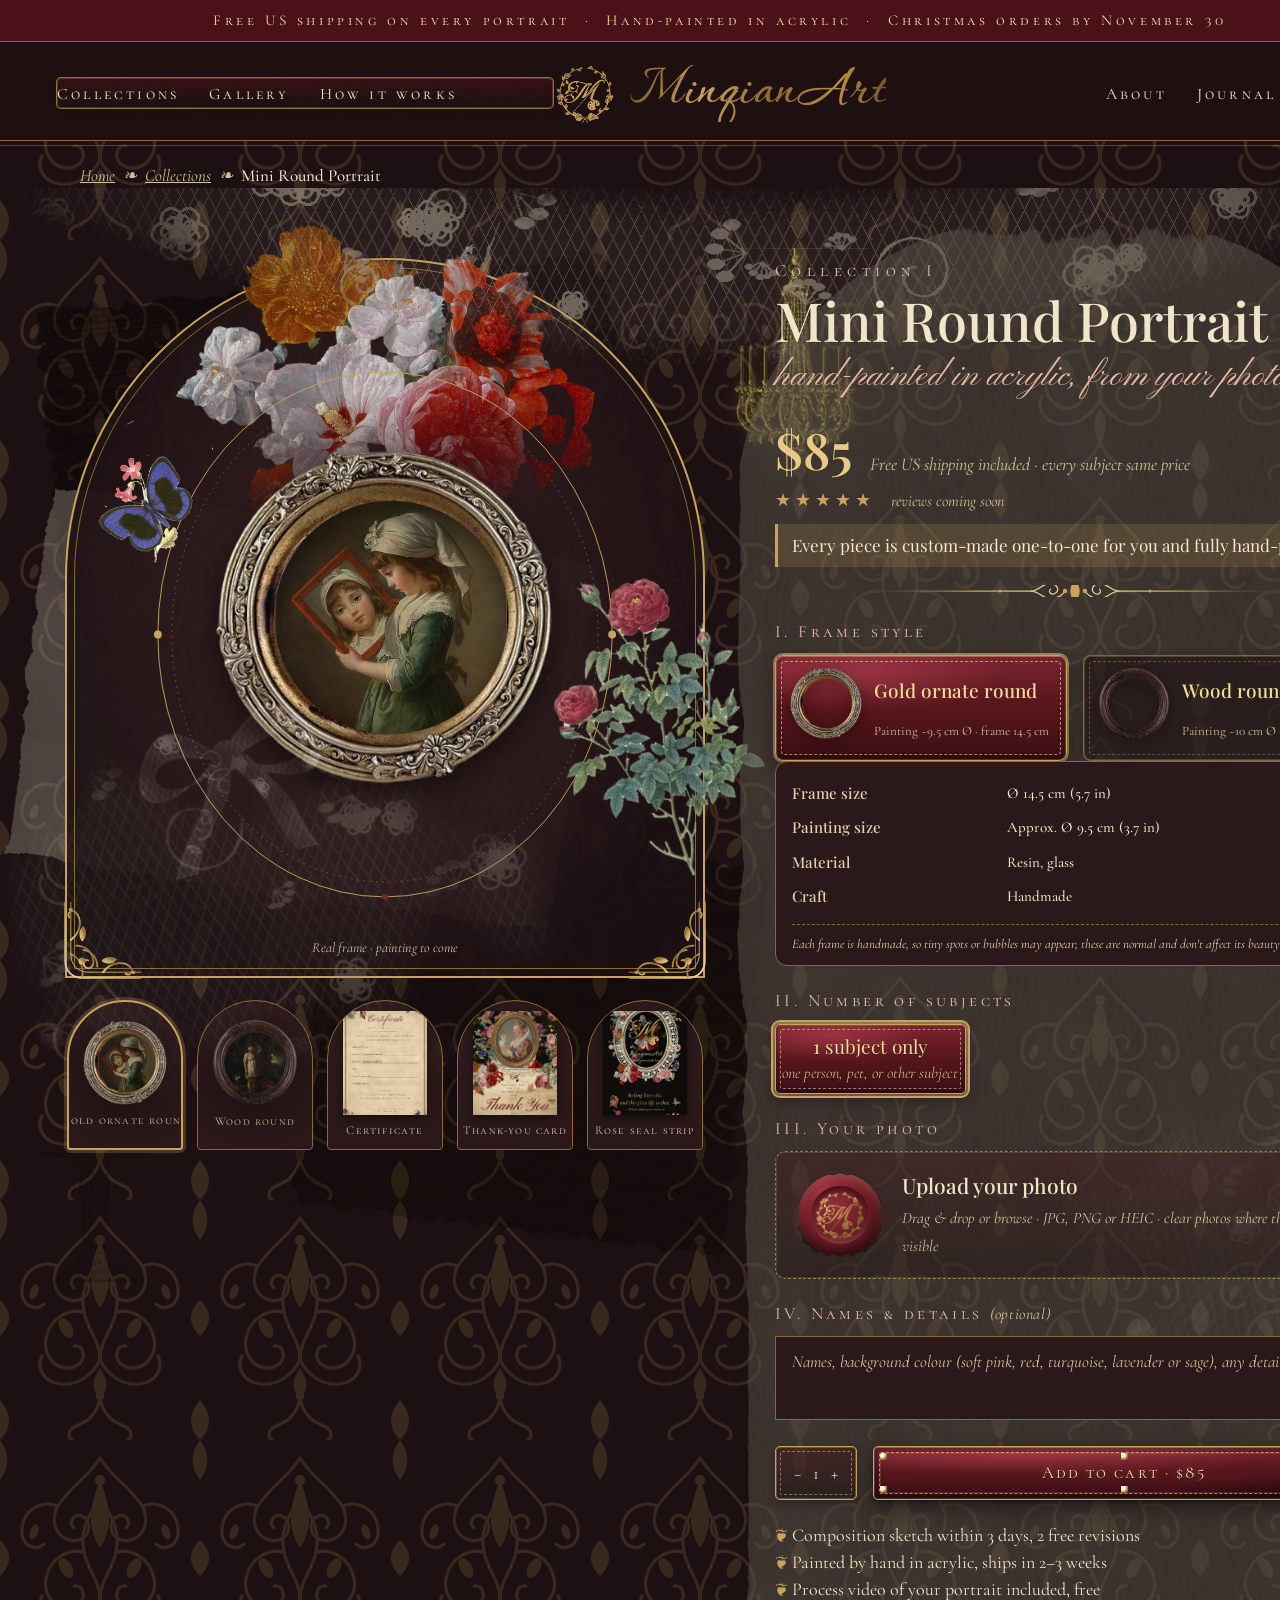
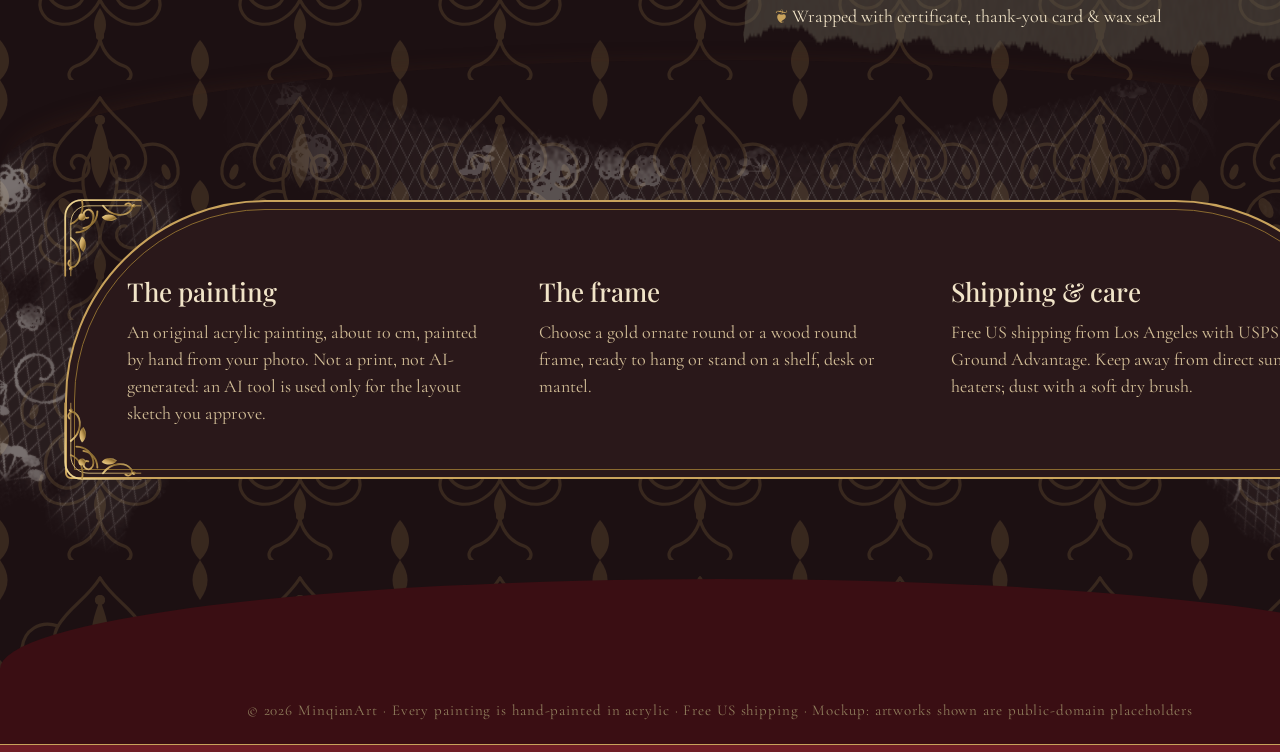
<file: product-mini-round.html>
<!DOCTYPE html>
<html lang="en"><head><meta charset="utf-8"><meta name="viewport" content="width=1440"><title data-i18n-title="k52a9dc64" data-suffix=" · MinqianArt">Mini Round Portrait · MinqianArt</title><link rel="stylesheet" href="style.css"><link rel="stylesheet" href="product.css"><link rel="stylesheet" href="v2.css"><link rel="stylesheet" href="v2_product.css"><link rel="stylesheet" href="v3.css"><link rel="stylesheet" href="v3_product.css"><link rel="stylesheet" href="frames_real.css"><link rel="stylesheet" href="site.css"><link rel="stylesheet" href="buttons_c.css"><link rel="stylesheet" href="mobile_compose.css"><link rel="stylesheet" href="frames_real.css"><script>try{var t=localStorage.getItem("ma-theme");if(t!=="light")document.documentElement.setAttribute("data-theme","dark");}catch(e){}</script><script src="i18n.js" defer></script><script src="site.js" defer></script><script src="frame_art.js"></script><script src="product_ui.js" defer></script></head><body class="parlour v2 cream v3">
<div class="topbar"><div class="site-ctl ctl-top"><select class="lang-sel" aria-label="Language" data-i18n-aria="k4994a8ff"><option value="en">English</option><option value="zh-Hans">简体中文</option><option value="zh-Hant">繁體中文</option><option value="es">Español</option><option value="fr">Français</option><option value="de">Deutsch</option><option value="ja">日本語</option><option value="ko">한국어</option></select><button class="theme-btn" type="button" aria-label="Dark mode" data-i18n-aria="k3924c958" data-i18n-aria-light="k6c3e844b"><svg viewBox="0 0 24 24" class="ic-moon" aria-hidden="true"><path d="M20 14.5A8 8 0 0 1 9.5 4a8 8 0 1 0 10.5 10.5z" fill="currentColor"/></svg><svg viewBox="0 0 24 24" class="ic-sun" aria-hidden="true"><circle cx="12" cy="12" r="4.2" fill="currentColor"/><g stroke="currentColor" stroke-width="1.8" stroke-linecap="round"><path d="M12 2.5v2.6M12 18.9v2.6M2.5 12h2.6M18.9 12h2.6M5.3 5.3l1.8 1.8M16.9 16.9l1.8 1.8M5.3 18.7l1.8-1.8M16.9 7.1l1.8-1.8"/></g></svg></button></div><span data-i18n="ka614c625">Free US shipping on every portrait &nbsp;·&nbsp; <b>Hand-painted in acrylic</b> &nbsp;·&nbsp; Christmas orders by November 30</span></div>
<header class="site"><nav><a href="index.html#collections" data-i18n="ka9fc9193">Collections</a><a href="index.html#gallery" data-i18n="k5c93310d">Gallery</a><a href="index.html#how" data-i18n="k9ffdb952">How it works</a></nav>
<a class="brand" href="index.html" style="text-decoration:none"><img src="assets/brand/emblem_wreath_gold.png"><span class="wordmark gold">MinqianArt</span></a>
<nav class="r"><a href="index.html#about" data-i18n="k8f7f4c1c">About</a><a href="journal.html" data-i18n="k6b2b5614">Journal</a><a href="#"><span data-i18n="ka85eba4c">Cart</span><span class="cartdot">0</span></a></nav></header>
<div class="crumbs"><a href="index.html" data-i18n="k8cf04a97">Home</a> &nbsp;❧&nbsp; <a href="index.html#collections" data-i18n="ka9fc9193">Collections</a> &nbsp;❧&nbsp; <b data-i18n="k52a9dc64">Mini Round Portrait</b></div>
<section class="pdp" data-product="mini"><img class="pd-drape" src="assets/v3/lace_drape.png"><img class="pd-music" src="assets/v3/music1.png"><img class="pd-letter" src="assets/v3/letter2.png"><img class="pd-vellum" src="assets/collage/vellum.png"><img class="pd-lace" src="assets/v3/lace_scrap1.png"><img class="pd-lace2" src="assets/v3/lace_scrap5.png"><img class="pd-chand" src="assets/v3/chandelier1.png"><img class="pd-candle" src="assets/v3/candelabra1.png">
 <div class="gal">
  <div class="main ornate"><i class="c tl"></i><i class="c tr"></i><i class="c bl"></i><i class="c br"></i>
   <img class="veer" src="assets/brand/veer_center.png">
   <div id="p-main-frame" class="fr real f-J round" data-w="340px" style="width:340px;position:relative;z-index:2;margin:60px auto"><img class="art" src="assets/art/lebrun_julie.jpg" alt=""><img class="frame" src="assets/brand/frames_real/J_gold_round.png" alt=""></div><svg class="orbit2" viewBox="0 0 600 700"><ellipse cx="300" cy="350" rx="290" ry="335" fill="none" stroke="#c9a35c" stroke-width="1.2"></ellipse><ellipse cx="300" cy="350" rx="272" ry="316" fill="none" stroke="#c9a35c" stroke-width=".6" stroke-dasharray="2 6"></ellipse><circle cx="10" cy="350" r="5" fill="#c9a35c"></circle><circle cx="590" cy="350" r="5" fill="#c9a35c"></circle><circle cx="300" cy="685" r="4" fill="#701e26"></circle></svg><img class="p-bow" src="assets/v3/lace_bow_small.png">
   <img class="bfa" src="assets/brand/bf_callithea.png"><img class="rosea" src="assets/brand/rose_pompon.png">
   <div class="phc" data-i18n="k62202a87">Real frame · painting to come</div>
  </div>
  <div class="thumbs">
   <div class="th on" data-frame="J" data-art="assets/art/lebrun_julie.jpg"><div class="fr real f-J round" style="width:84px"><img class="art" src="assets/art/lebrun_julie.jpg" alt=""><img class="frame" src="assets/brand/frames_real/J_gold_round.png" alt=""></div><span data-i18n="k271a71d8">Gold ornate round</span></div>
   <div class="th" data-frame="O" data-art="assets/art/gainsborough_cat.jpg"><div class="fr real f-O round" style="width:84px"><img class="art" src="assets/art/gainsborough_cat.jpg" alt=""><img class="frame" src="assets/brand/frames_real/O_wood_round.png" alt=""></div><span data-i18n="k1ded4815">Wood round</span></div>
   <div class="th"><img class="pk" src="assets/brand/certificate.jpg"><span data-i18n="keb0f48a1">Certificate</span></div>
   <div class="th"><img class="pk" src="assets/brand/thankyou_front.jpg"><span data-i18n="k7410ec97">Thank-you card</span></div>
   <div class="th"><img class="pk" src="assets/brand/seal_strip.jpg" style="object-position:50% 12%"><span data-i18n="ke32e88c4">Rose seal strip</span></div>
  </div>
 </div>
 <div class="buy"><img class="buy-vellum" src="assets/collage/vellum.png">
  <div class="kicker" style="text-align:left" data-i18n="kc8fa5e67">Collection I</div>
  <h1 data-i18n="k52a9dc64">Mini Round Portrait</h1>
  <div class="sub script" data-i18n="kafd818cf">hand-painted in acrylic, from your photo</div>
  <div class="pr"><span class="price ">$85</span><span class="incl" data-i18n="k474fa498">Free US shipping included · every subject same price</span></div>
  <div class="stars" data-i18n="k2c918136">★★★★★ <i>reviews coming soon</i></div>
  <div class="uniq" data-i18n="kd1f5ae54">Every piece is custom-made one-to-one for you and fully hand-painted.</div>
  <div class="rule"></div>
  <div class="lbl" data-i18n="ka69812e3">I. Frame style</div>
  <div class="frames" role="group" aria-label="Frame style">
   <label class="fopt on" role="button" tabindex="0" aria-pressed="true" data-fs-frame="k9f86da14" data-fs-paint="k9c640c75" data-fs-frame-en="Ø 14.5 cm (5.7 in)" data-fs-paint-en="Approx. Ø 9.5 cm (3.7 in)" data-frame="J" data-art="assets/art/lebrun_julie.jpg" data-frame-src="assets/brand/frames_real/J_gold_round.png" data-frame-class="f-J" data-shape="round"><img class="sw" src="assets/brand/frames_real/J_gold_round.png" alt=""><b data-i18n="k271a71d8">Gold ornate round</b><small data-i18n="k54dba742">Painting ~9.5 cm Ø · frame 14.5 cm</small></label>
   <label class="fopt" role="button" tabindex="0" aria-pressed="false" data-fs-frame="kca719788" data-fs-paint="kf53607bf" data-fs-frame-en="Ø 13 cm (5.1 in)" data-fs-paint-en="Approx. Ø 10 cm (3.9 in)" data-frame="O" data-art="assets/art/gainsborough_cat.jpg" data-frame-src="assets/brand/frames_real/O_wood_round.png" data-frame-class="f-O" data-shape="round"><img class="sw" src="assets/brand/frames_real/O_wood_round.png" alt=""><b data-i18n="k1ded4815">Wood round</b><small data-i18n="k5824b5a0">Painting ~10 cm Ø · frame 13 cm</small></label>
  </div>
  <div class="fspec" id="frame-spec" aria-live="polite">
   <table class="fspec-tbl">
    <tr><th data-i18n="kddb11dc1">Frame size</th><td data-fs="frame">—</td></tr>
    <tr><th data-i18n="kabf471e7">Painting size</th><td data-fs="paint">—</td></tr>
    <tr><th data-i18n="kd92a8333">Material</th><td data-i18n="kfde19f8f">Resin, glass</td></tr>
    <tr><th data-i18n="kd64fc815">Craft</th><td data-i18n="k6283d820">Handmade</td></tr>
   </table>
   <p class="fspec-note" data-i18n="k2ba2622a">Each frame is handmade, so tiny spots or bubbles may appear; these are normal and don't affect its beauty or use.</p>
  </div>
  <div class="lbl" data-i18n="ka2995059">II. Number of subjects</div>
  <div class="subj"><span class="on" data-subjects="1" role="button" tabindex="0" aria-pressed="true" data-i18n="kdcdc8b32">1 subject only<br><small>one person, pet, or other subject</small></span></div>
  <div class="lbl" data-i18n="k874ce85c">III. Your photo</div>
  <div class="drop"><div class="wax sm"></div><div data-i18n="k067f9505"><b>Upload your photo</b><br><small>Drag &amp; drop or browse · JPG, PNG or HEIC · clear photos where the eyes are visible</small></div></div>
  <div class="lbl" data-i18n="kfbdac1ca">IV. Names &amp; details <small>(optional)</small></div>
  <div class="ta" data-i18n="ke0ac7f0f">Names, background colour (soft pink, red, turquoise, lavender or sage), any detail to keep…</div>
  <div class="cta"><div class="qty">−&nbsp;&nbsp; 1 &nbsp;&nbsp;+</div><a class="btn gold-btn add" data-i18n="kb494563a">Add to cart · $85</a></div>
  <ul class="perks"><li data-i18n="kd0b8f350">Composition sketch within 3 days, 2 free revisions</li><li data-i18n="kd6198644">Painted by hand in acrylic, ships in 2–3 weeks</li><li data-i18n="k3b25c823">Process video of your portrait included, free</li><li data-i18n="ka4efa3fd">Wrapped with certificate, thank-you card &amp; wax seal</li></ul>
 </div>
</section>
<section class="pinfo cl"><img class="sx-drape" src="assets/v3/lace_drape_small.png"><img class="sx-lace l" src="assets/v3/lace_scrap4.png"><img class="sx-lace r" src="assets/v3/lace_scrap2.png">
 <div class="ornate box3"><i class="c tl"></i><i class="c tr"></i><i class="c bl"></i><i class="c br"></i>
  <div><h4 data-i18n="k66213600">The painting</h4><p data-i18n="k3d85f66e">An original acrylic painting, about 10 cm, painted by hand from your photo. Not a print, not AI-generated: an AI tool is used only for the layout sketch you approve.</p></div>
  <div><h4 data-i18n="ka6859de5">The frame</h4><p data-i18n="kca61661c">Choose a gold ornate round or a wood round frame, ready to hang or stand on a shelf, desk or mantel.</p></div>
  <div><h4 data-i18n="k6ed38870">Shipping &amp; care</h4><p data-i18n="kc7f3d916">Free US shipping from Los Angeles with USPS Ground Advantage. Keep away from direct sun and heaters; dust with a soft dry brush.</p></div>
 </div>
</section>
<footer style="padding:120px 0 30px"><div class="redbar"></div><div class="legal" style="margin-top:0" data-i18n="kd91a4d55">© 2026 MinqianArt · Every painting is hand-painted in acrylic · Free US shipping · Mockup: artworks shown are public-domain placeholders</div></footer>
</body></html>
</file>
<file: style.css>
@font-face{font-family:Playfair;src:url(assets/fonts/PlayfairDisplay-VariableFont_wght.ttf);font-weight:400 900}
@font-face{font-family:Playfair;src:url(assets/fonts/PlayfairDisplay-Italic-VariableFont_wght.ttf);font-style:italic;font-weight:400 900}
@font-face{font-family:Cormorant;src:url(assets/fonts/CormorantGaramond-VariableFont_wght.ttf);font-weight:300 700}
@font-face{font-family:Cormorant;src:url(assets/fonts/CormorantGaramond-Italic-VariableFont_wght.ttf);font-style:italic;font-weight:300 700}
@font-face{font-family:CormorantSC;src:url(assets/fonts/CormorantSC-Regular.ttf)}
@font-face{font-family:Fell;src:url(assets/fonts/IMFellEnglishSC-Regular.ttf)}
@font-face{font-family:Pinyon;src:url(assets/fonts/PinyonScript-Regular.ttf)}
@font-face{font-family:Fleur;src:url(assets/fonts/FleurDeLeah-Regular.ttf)}
@font-face{font-family:Corinthia;src:url(assets/fonts/Corinthia-Bold-capM.ttf)}
:root{--gold:#c9a35c;--gold2:#f3dc9a;--gold3:#8a6a2f;--wine:#701e26;--wine2:#4a1218;--cream:#f3e8d2;--black:#0d0a09;
 --goldgrad:linear-gradient(100deg,#8a6a2f 0%,#e9cd88 22%,#fff1c4 34%,#c9a35c 52%,#8a6a2f 70%,#e6c77e 88%,#9c7a3a 100%)}
*{box-sizing:border-box;margin:0;padding:0}
html{overflow-x:hidden}body{width:1440px;overflow-x:hidden;font-family:Cormorant,serif;font-size:20px;line-height:1.5;overflow-x:hidden}
img{display:block}
/* ---------- themes ---------- */
body.noir{--bg:var(--black);--ink:#efe2c4;--muted:#bfae8c;--panel:#140e0c;--accent:var(--gold);--damask:url(assets/brand/damask_gold.svg);background:var(--bg) var(--damask);color:var(--ink)}
body.parlour{--bg:var(--cream);--ink:#2a1a16;--muted:#6e5444;--panel:#fbf4e4;--accent:var(--wine);--damask:url(assets/brand/damask_wine.svg);background:var(--bg) var(--damask);color:var(--ink)}
.gold{background:var(--goldgrad);-webkit-background-clip:text;background-clip:text;color:transparent}
.script{font-family:Pinyon,cursive;font-weight:400}
.wordmark{font-family:Corinthia,cursive;font-weight:400;letter-spacing:.5px}
.sc{font-family:CormorantSC,serif;letter-spacing:.22em;text-transform:none}
.fell{font-family:Fell,serif;letter-spacing:.08em}
h2.sect{font-family:Playfair,serif;font-weight:500;font-size:56px;line-height:1.1;text-align:center}
h2.sect em{font-family:Pinyon,cursive;font-style:normal;font-weight:400;font-size:1.25em}
.kicker{font-family:CormorantSC,serif;letter-spacing:.32em;font-size:17px;text-align:center;color:var(--accent);margin-bottom:8px}
.divider{width:640px;height:48px;margin:18px auto;background:url(assets/brand/divider.svg) center/contain no-repeat}
.lede{max-width:760px;margin:0 auto;text-align:center;font-size:22px;color:var(--muted);font-style:italic}
/* ---------- top bar + header ---------- */
.topbar{background:var(--wine2);color:#f1dcae;text-align:center;font-family:CormorantSC,serif;letter-spacing:.24em;font-size:15px;padding:9px 0;border-bottom:1px solid var(--gold3)}
.topbar b{color:var(--gold2);font-weight:400}
header.site{position:relative;display:grid;grid-template-columns:1fr auto 1fr;align-items:center;padding:20px 56px 16px;border-bottom:1px solid rgba(201,163,92,.55)}
header.site:after{content:"";position:absolute;left:0;right:0;bottom:-6px;height:1px;background:rgba(201,163,92,.35)}
.noir header.site{background:rgba(10,7,6,.86)}
.parlour header.site{background:rgba(251,244,228,.9)}
nav a{font-family:CormorantSC,serif;letter-spacing:.2em;font-size:16px;color:inherit;text-decoration:none;margin-right:30px}
nav.r{text-align:right}nav.r a{margin:0 0 0 30px}
.brand{display:flex;align-items:center;gap:14px}
.brand img{width:62px;height:62px}
.brand .wordmark{font-size:58px;line-height:1}
.cartdot{display:inline-block;min-width:22px;height:22px;border-radius:11px;background:var(--wine);color:#f3dc9a;font-size:13px;text-align:center;line-height:22px;margin-left:6px;border:1px solid var(--gold)}
/* ---------- framed artworks ---------- */
.fr{position:relative;display:inline-block}
.fr .art{position:absolute;object-fit:cover;left:var(--l);right:var(--r);top:var(--t);bottom:var(--b);width:calc(100% - var(--l) - var(--r));height:calc(100% - var(--t) - var(--b))}
.fr.oval .art{border-radius:50%}
.fr .frame{position:relative;width:100%;height:auto;filter:drop-shadow(0 14px 18px rgba(0,0,0,.45))}
.f-slim{--l:10.5%;--r:10.5%;--t:8%;--b:7.8%}
.f-rosette{--l:13.3%;--r:12.2%;--t:10.3%;--b:9.3%}
.f-carved{--l:18.3%;--r:18%;--t:22.8%;--b:9.1%}
.f-swept{--l:13%;--r:12.8%;--t:10.8%;--b:10.9%}
.f-mirror{--l:14.3%;--r:14.2%;--t:32.6%;--b:19%}
.f-bow{--l:11%;--r:11%;--t:19.9%;--b:8%}
.round{position:relative;border-radius:50%;padding:16px;background:conic-gradient(from 20deg,#8a6a2f,#f3dc9a,#b48a43,#fff0bd,#8a6a2f,#e6c77e,#9c7a3a,#f3dc9a,#8a6a2f);box-shadow:0 14px 26px rgba(0,0,0,.45),inset 0 0 0 2px rgba(0,0,0,.25)}
.round:before{content:"";position:absolute;inset:5px;border-radius:50%;background:repeating-conic-gradient(rgba(90,62,20,.65) 0 2.2deg,transparent 2.2deg 7.5deg);-webkit-mask:radial-gradient(circle,transparent 63%,#000 64%,#000 71%,transparent 72%);mask:radial-gradient(circle,transparent 63%,#000 64%,#000 71%,transparent 72%)}
.round img{position:relative;width:100%;aspect-ratio:1;border-radius:50%;object-fit:cover;box-shadow:inset 0 0 12px #000;border:3px solid #5a3e14}
.round.wood{background:conic-gradient(from 0deg,#3b2414,#6b4426,#2a180c,#7a5030,#3b2414,#5c3a20,#3b2414)}
.round.wood:before{background:repeating-conic-gradient(rgba(0,0,0,.35) 0 1.4deg,transparent 1.4deg 9deg)}
.ph{position:absolute;left:50%;transform:translateX(-50%);bottom:-30px;white-space:nowrap;font-family:Cormorant,serif;font-style:italic;font-size:14px;color:var(--muted);opacity:.9}
/* ---------- buttons ---------- */
.btn{display:inline-block;font-family:CormorantSC,serif;letter-spacing:.24em;font-size:17px;padding:16px 34px;text-decoration:none;position:relative}
.btn.gold-btn{background:var(--goldgrad);color:#2a1a10;border:1px solid #6b4f1f;box-shadow:0 0 0 4px rgba(0,0,0,.0),0 0 0 5px var(--gold3),0 8px 18px rgba(0,0,0,.35)}
.btn.ghost{color:var(--ink);border:1px solid var(--gold);outline:1px solid rgba(201,163,92,.45);outline-offset:4px}
.btn.wine{background:var(--wine);color:#f6e2b0;border:1px solid var(--gold);outline:1px solid var(--gold3);outline-offset:4px}
/* ---------- ornate panel ---------- */
.ornate{position:relative;border:2px solid var(--gold);outline:1px solid var(--gold3);outline-offset:-10px;padding:56px}
.ornate .c{position:absolute;width:84px;height:84px;background:url(assets/brand/corner.svg) center/contain no-repeat;pointer-events:none}
.ornate .c.tl{left:-6px;top:-6px}.ornate .c.tr{right:-6px;top:-6px;transform:scaleX(-1)}
.ornate .c.bl{left:-6px;bottom:-6px;transform:scaleY(-1)}.ornate .c.br{right:-6px;bottom:-6px;transform:scale(-1,-1)}
/* ---------- hero ---------- */
.hero{position:relative;height:900px;overflow:hidden}
.noir .hero{background:radial-gradient(ellipse at 34% 46%,rgba(112,30,38,.55),rgba(13,10,9,0) 60%),var(--damask),#0b0807}
.parlour .hero{background:radial-gradient(ellipse at 34% 46%,rgba(255,250,236,.95),rgba(243,232,210,.2) 60%),var(--damask),var(--cream)}
.hero .veer-tl{position:absolute;left:-230px;top:-150px;width:500px;opacity:.95;transform:rotate(-8deg)}
.hero .veer-bl{position:absolute;left:-150px;bottom:30px;width:330px;transform:rotate(100deg);opacity:.9}
.hero .copy{position:absolute;left:150px;top:46px;width:660px;text-align:center}
.hero .copy .emb{width:230px;margin:0 auto 10px}
.hero .copy h1{font-family:Playfair,serif;font-weight:500;font-size:60px;line-height:1.06;margin-top:6px}
.hero .copy h1 em{display:block;font-family:Pinyon,cursive;font-style:normal;font-size:64px;line-height:1.2;padding:0 10px}
.hero .copy p{font-size:23px;font-style:italic;color:var(--muted);margin:14px auto 30px;max-width:540px}
.hero .copy .btns{display:flex;gap:26px;justify-content:center}
.hero .art-wrap{position:absolute;right:110px;top:110px;width:480px}
.hero .bf1{position:absolute;width:104px;right:540px;top:90px;transform:rotate(-18deg)}
.hero .bf2{position:absolute;width:92px;right:84px;top:600px;transform:rotate(24deg)}
.hero .rose-r{position:absolute;right:-50px;bottom:-60px;width:330px;transform:rotate(-14deg)}
.hero .rose-r2{position:absolute;right:250px;bottom:20px;width:200px;transform:rotate(-24deg)}
.hero .badge{position:absolute;right:540px;top:560px}
.hero .ribbon{position:absolute;left:0;right:0;bottom:0;height:64px;display:flex;align-items:center;justify-content:center;gap:34px;white-space:nowrap;font-family:CormorantSC,serif;letter-spacing:.2em;font-size:16px;color:var(--gold2);background:linear-gradient(180deg,rgba(74,18,24,.92),rgba(52,12,16,.96));border-top:1px solid var(--gold);box-shadow:0 -1px 0 4px rgba(0,0,0,.2)}
.ribbon i{font-style:normal;color:var(--gold)}
/* wax seal (code-drawn) */
.wax{position:relative;width:132px;height:132px;border-radius:50%;
 background:radial-gradient(circle at 36% 30%,#b8434d 0,#8a2630 22%,#701e26 46%,#4a1218 78%,#2e0a0e 100%);
 box-shadow:0 10px 18px rgba(0,0,0,.5),inset 0 -6px 10px rgba(0,0,0,.45),inset 0 5px 8px rgba(255,190,190,.25);
 clip-path:polygon(50% 0,58% 3%,66% 1%,73% 6%,81% 6%,86% 13%,94% 17%,95% 26%,100% 33%,98% 42%,100% 50%,98% 58%,100% 67%,95% 74%,94% 83%,86% 87%,81% 94%,73% 94%,66% 99%,58% 97%,50% 100%,42% 97%,34% 99%,27% 94%,19% 94%,14% 87%,6% 83%,5% 74%,0 67%,2% 58%,0 50%,2% 42%,0 33%,5% 26%,6% 17%,14% 13%,19% 6%,27% 6%,34% 1%,42% 3%)}
.wax:before{content:"";position:absolute;inset:16%;border-radius:50%;box-shadow:inset 0 4px 7px rgba(0,0,0,.55),inset 0 -3px 5px rgba(255,170,170,.25);background:radial-gradient(circle at 40% 35%,#93303a,#651a22 70%)}
.wax:after{content:"";position:absolute;inset:19%;background:linear-gradient(135deg,#ffe3a0,#c9a35c 45%,#8a6a2f 75%,#f3dc9a);-webkit-mask:url(assets/brand/emblem_wreath_black.png) center/contain no-repeat;mask:url(assets/brand/emblem_wreath_black.png) center/contain no-repeat;filter:drop-shadow(0 1px 0 rgba(0,0,0,.6))}
.wax.sm{width:84px;height:84px}
/* ---------- gallery salon wall ---------- */
section{position:relative}
.featured{padding:110px 0 130px}
.noir .featured{background:linear-gradient(180deg,rgba(0,0,0,.55),rgba(0,0,0,.2)),url(assets/brand/damask_gold.svg),#2a0b10}
.parlour .featured{background:linear-gradient(180deg,rgba(255,255,255,.2),rgba(255,255,255,0)),url(assets/brand/damask_cream.svg),#5c171e;color:#f3e8d2}
.parlour .featured .lede{color:#e6d2ac}.parlour .featured .kicker{color:var(--gold2)}
.salon{position:relative;width:1240px;height:690px;margin:60px auto 0}
.salon .fr,.salon .roundbox{position:absolute}
.salon .rail{position:absolute;left:-40px;right:-40px;top:-22px;height:10px;background:var(--goldgrad);box-shadow:0 4px 8px rgba(0,0,0,.5)}
.cap{position:absolute;bottom:-46px;left:0;right:0;text-align:center;font-style:italic;font-size:17px;color:#e8d5ad}
.cap b{display:block;font-family:CormorantSC,serif;font-style:normal;font-weight:400;letter-spacing:.2em;font-size:15px;color:var(--gold2)}
.salon .note{position:absolute;bottom:-40px;left:0;right:0;text-align:center;font-size:15px;font-style:italic;opacity:.75}
/* ---------- collections ---------- */
.collections{padding:120px 0 120px}
.cards{display:grid;grid-template-columns:repeat(3,380px);gap:40px;justify-content:center;margin-top:60px}
.card{position:relative;text-align:center;padding:46px 34px 40px}
.noir .card{background:linear-gradient(180deg,#1a1210,#0f0a09);border:1px solid var(--gold3)}
.parlour .card{background:#fffaf0;border:1px solid var(--gold)}
.card .c{width:62px;height:62px}
.card .stage{height:330px;display:flex;align-items:center;justify-content:center}
.card h3{font-family:Playfair,serif;font-weight:500;font-size:31px;line-height:1.15;margin-top:14px}
.card .size{font-family:CormorantSC,serif;letter-spacing:.18em;font-size:15px;color:var(--muted);margin:8px 0 10px}
.card .price{font-family:Playfair,serif;font-size:44px;font-weight:600}
.card .ship{font-size:16px;font-style:italic;color:var(--muted)}
.card ul{list-style:none;margin:16px 0 26px;font-size:18px}
.card li:before{content:"\2766  ";color:var(--accent)}
.card .tag{position:absolute;top:-16px;left:50%;transform:translateX(-50%);background:var(--wine);color:var(--gold2);font-family:CormorantSC,serif;letter-spacing:.2em;font-size:14px;padding:5px 18px;border:1px solid var(--gold);white-space:nowrap}
/* ---------- steps ---------- */
.steps{padding:120px 0}
.noir .steps{background:linear-gradient(180deg,rgba(112,30,38,.0),rgba(112,30,38,.35),rgba(112,30,38,0))}
.parlour .steps{background:linear-gradient(180deg,rgba(201,163,92,0),rgba(201,163,92,.18),rgba(201,163,92,0))}
.steprow{display:grid;grid-template-columns:repeat(3,340px);gap:80px;justify-content:center;margin-top:60px;position:relative}
.steprow:before{content:"";position:absolute;top:110px;left:300px;right:300px;border-top:1px dashed var(--gold)}
.step{text-align:center;position:relative}
.medal{position:relative;width:220px;height:220px;margin:0 auto 20px}
.medal img{position:absolute;inset:0;width:100%;height:100%;object-fit:contain}
.medal .num{position:absolute;inset:0;display:flex;align-items:center;justify-content:center;font-family:Playfair,serif;font-size:58px;font-style:italic}
.step h4{font-family:Playfair,serif;font-weight:500;font-size:28px}
.step p{font-size:19px;color:var(--muted);margin-top:8px}
/* ---------- unboxing ---------- */
.unbox{padding:120px 0 130px}
.unbox .grid{display:grid;grid-template-columns:720px 520px;gap:60px;justify-content:center;align-items:center;margin-top:30px}
.table{position:relative;height:640px}
.noir .table{background:radial-gradient(ellipse at 50% 50%,#2a1714,#100a09 75%)}
.parlour .table{background:radial-gradient(ellipse at 50% 50%,#fffaf0,#ead9b8 80%)}
.table>*{position:absolute}
.table .box{left:70px;top:70px;width:430px;height:350px;background:#0c0908;box-shadow:0 30px 40px rgba(0,0,0,.6),inset 0 0 0 1px #2b2220;transform:rotate(-6deg)}
.table .box:after{content:"";position:absolute;inset:12px;border:1px solid rgba(201,163,92,.35)}
.table .strip{left:250px;top:-6px;width:96px;transform:rotate(-6deg);box-shadow:0 8px 12px rgba(0,0,0,.5)}
.table .cert{left:420px;top:170px;width:230px;transform:rotate(7deg);box-shadow:0 18px 24px rgba(0,0,0,.45)}
.table .ty{left:300px;top:300px;width:210px;transform:rotate(-4deg);box-shadow:0 18px 24px rgba(0,0,0,.5)}
.table .stk{left:96px;top:410px;width:150px;border-radius:50%;box-shadow:0 10px 14px rgba(0,0,0,.5);transform:rotate(-12deg)}
.table .wax{left:540px;top:470px}
.table .lace{left:-10px;top:560px;width:740px;opacity:.85}
.table .rose{left:560px;top:-20px;width:190px;transform:rotate(30deg)}
.table .bf{left:40px;top:20px;width:90px;transform:rotate(-20deg)}
.unbox .list{list-style:none}
.unbox .list li{display:grid;grid-template-columns:52px 1fr;gap:12px;margin:16px 0;font-size:20px}
.unbox .list li span{font-family:Pinyon,cursive;font-size:36px;line-height:1;color:var(--gold)}
.unbox .list b{font-family:Playfair,serif;font-weight:500;font-size:22px;display:block}
/* ---------- testimonials ---------- */
.testi{padding:110px 0}
.qrow{display:grid;grid-template-columns:repeat(3,380px);gap:40px;justify-content:center;margin-top:54px}
.quote{position:relative;padding:46px 36px 34px;text-align:center}
.noir .quote{background:rgba(20,14,12,.92);border:1px solid var(--gold3)}
.parlour .quote{background:#fffaf0;border:1px solid var(--gold)}
.quote .q{font-family:Playfair,serif;font-size:90px;line-height:.6;color:var(--gold)}
.quote p{font-style:italic;font-size:21px;margin:10px 0 18px}
.quote .stars{color:var(--gold);letter-spacing:6px}
.quote .who{font-family:CormorantSC,serif;letter-spacing:.2em;font-size:15px;color:var(--muted)}
.quote .phold{position:absolute;top:10px;right:12px;font-size:12px;font-family:CormorantSC,serif;letter-spacing:.14em;color:var(--muted);border:1px dashed var(--muted);padding:1px 8px}
/* ---------- footer ---------- */
footer{position:relative;padding:90px 0 40px;background:#070504;color:#dccba6;border-top:3px double var(--gold)}
.parlour footer{background:#3a0e13}
footer .fgrid{display:grid;grid-template-columns:360px 220px 220px 360px;gap:50px;justify-content:center}
footer h5{font-family:CormorantSC,serif;letter-spacing:.24em;font-size:16px;font-weight:400;color:var(--gold2);margin-bottom:14px}
footer a{display:block;color:#dccba6;text-decoration:none;font-size:18px;margin:5px 0}
footer .news{display:flex;margin-top:12px}
footer .news span{flex:1;border:1px solid var(--gold3);padding:12px 14px;font-style:italic;color:#9c8a68;font-size:17px}
footer .news b{background:var(--goldgrad);color:#2a1a10;font-family:CormorantSC,serif;letter-spacing:.18em;font-weight:400;padding:12px 18px;font-size:15px}
footer .legal{text-align:center;margin-top:60px;font-size:15px;color:#8f7d5c;letter-spacing:.06em}
footer .fl{position:absolute;width:300px;opacity:.9}
.medal:before{content:"";position:absolute;left:16%;right:15%;top:13%;bottom:12%;border-radius:50%;background:radial-gradient(circle at 40% 35%,#3a1218,#14090a 75%);box-shadow:inset 0 0 18px #000}
.parlour .medal:before{background:radial-gradient(circle at 40% 35%,#fffaf0,#efdfbf 80%);box-shadow:inset 0 0 14px rgba(112,30,38,.35)}
.parlour .medal .num{background:none;-webkit-background-clip:initial;color:var(--wine)}
footer .fl{z-index:0;width:190px}
footer .fgrid,footer .legal{position:relative;z-index:1}
.steps{padding:110px 0 70px}.unbox{padding:70px 0 120px}
.table{overflow:hidden;border-radius:18px;-webkit-mask:radial-gradient(ellipse 72% 70% at 50% 50%,#000 70%,transparent 100%);mask:radial-gradient(ellipse 72% 70% at 50% 50%,#000 70%,transparent 100%)}
.table .lace{left:40px;top:560px;width:640px}
.table .stk{left:180px;top:160px;width:170px;transform:rotate(-6deg)}
.table .box:before{content:"";position:absolute;left:0;right:0;top:46%;height:2px;background:rgba(201,163,92,.25)}
</file>
<file: v2.css>
/* ===== v2: A layout + B palette + lace & collage ===== */
body.v2{background:#f3e8d2 url(assets/brand/damask_wine.svg)}
.v2 .wordmark.gold{background:linear-gradient(100deg,#7a5a22,#c9a35c 30%,#8a6a2f 55%,#b8913f 80%,#6d4e1c);-webkit-background-clip:text;background-clip:text;color:transparent}
.v2 header.site{position:relative;background:rgba(251,244,228,.93)}
.v2 .price{color:var(--wine)}
.tape{position:absolute;pointer-events:none;filter:drop-shadow(0 2px 2px rgba(60,30,20,.25));z-index:6}
/* scalloped lace edges */
.scallop-top{position:absolute;left:0;right:0;top:0;height:30px;background:url(assets/collage/scallop_ivory.png) repeat-x 0 0/60px 30px;z-index:7;filter:drop-shadow(0 2px 2px rgba(90,50,30,.25))}
.lace-hem{position:absolute;left:0;right:0;bottom:62px;height:30px;background:url(assets/collage/scallop_wine.png) repeat-x 0 0/60px 30px;transform:scaleY(-1);z-index:7}
.cl{overflow:hidden}
.lace-edge{position:absolute;left:0;right:0;top:0;height:38px;background:url(assets/brand/lace_strip.png) repeat-x 0 0/auto 38px;opacity:.95;z-index:3}
.lace-edge:after{content:"";position:absolute;left:0;right:0;top:36px;height:24px;background:url(assets/collage/scallop_gold.png) repeat-x 0 0/48px 24px;opacity:.75}
.sec-doily{position:absolute;width:520px;right:-170px;top:-120px;opacity:.16;z-index:0;pointer-events:none}
.torn-strip{position:absolute;left:-40px;width:760px;top:70px;height:56px;opacity:.55;transform:rotate(-2deg);z-index:0}
.corner-fl{position:absolute;top:60px;width:150px;height:150px;background:url(assets/brand/corner.svg) no-repeat center/contain;z-index:2;opacity:.9}
.corner-fl.l{left:24px}.corner-fl.r{right:24px;transform:scaleX(-1)}
.cl>*:not(.lace-edge):not(.sec-doily):not(.torn-strip):not(.corner-fl){position:relative;z-index:2}
/* hero */
.v2 .hero{height:940px;background:radial-gradient(ellipse at 30% 44%,rgba(255,251,240,.96),rgba(243,232,210,.25) 58%),url(assets/brand/damask_wine.svg),#f3e8d2}
.v2 .hero .copy{top:58px}
.v2 .hero .copy .emb{width:220px}
.v2 .hero .copy h1{color:var(--wine2)}
.v2 .hero .copy h1 em{color:var(--wine)}
.collage-hero{position:absolute;right:30px;top:60px;width:640px;height:780px;z-index:0}
.collage-hero img{position:absolute}
.ch-doily{width:640px;left:0;top:70px;opacity:.85;filter:drop-shadow(0 3px 4px rgba(90,50,30,.2))}
.ch-paper1{width:430px;left:150px;top:30px;transform:rotate(7deg);filter:drop-shadow(0 6px 8px rgba(70,40,20,.3))}
.ch-paper2{width:520px;left:30px;top:560px;transform:rotate(-6deg);filter:drop-shadow(0 6px 8px rgba(70,40,20,.25))}
.ch-vellum{width:470px;left:70px;top:160px;transform:rotate(-9deg);opacity:.85;mix-blend-mode:screen}
.ch-lacebig{width:760px;left:-80px;top:470px;transform:rotate(-14deg);opacity:.8}
.v2 .hero .art-wrap{right:115px;top:118px;width:470px;z-index:3}
.fr.artist .art{filter:sepia(.15)}
.tape.t1{width:220px;left:-60px;top:150px;transform:rotate(-38deg)}
.tape.t2{width:200px;right:-70px;bottom:120px;transform:rotate(-38deg)}
.nameplate{position:absolute;left:50%;transform:translateX(-50%) rotate(-2deg);bottom:-58px;background:url(assets/collage/paper_cream.png) center/100% 100%;padding:10px 40px 12px;text-align:center;box-shadow:0 4px 10px rgba(60,30,20,.28);z-index:5;-webkit-filter:none;filter:none}
.nameplate .script{font-family:Pinyon,cursive;font-size:38px;color:var(--wine);line-height:1;text-shadow:none;-webkit-text-stroke:0}
.nameplate small{display:block;font-family:CormorantSC,Cormorant,serif;letter-spacing:.18em;color:#6e5444;font-size:13px;text-transform:uppercase;font-variant:normal;font-variant-caps:normal;text-shadow:none;-webkit-text-stroke:0;white-space:nowrap;-webkit-font-smoothing:antialiased}
.v2 .hero .art-wrap .ph{position:absolute;left:0;right:0;bottom:-96px;text-align:center;font-size:13px;font-style:italic;color:#7a5a44}
.v2 .hero .bf1{z-index:4}.v2 .hero .bf2{z-index:5;top:560px;right:60px}
.v2 .hero .rose-r{z-index:6;bottom:-20px}.v2 .hero .rose-r2{z-index:6;right:470px;bottom:60px}
.v2 .hero .badge{z-index:7;right:520px;top:600px}
.v2 .hero .ribbon{z-index:8}
/* featured salon collage */
.v2 .featured{background:linear-gradient(180deg,rgba(255,255,255,.1),rgba(0,0,0,.05)),url(assets/brand/damask_cream.svg),#5c171e}
.v2 .featured .sec-doily{opacity:.12}.v2 .featured .torn-strip{opacity:.35}
.salon .sp{position:absolute;z-index:0;filter:drop-shadow(0 6px 8px rgba(0,0,0,.35))}
.salon .fr,.salon .round{z-index:2}
.sp.p1{width:470px;left:-40px;top:300px;transform:rotate(-5deg)}
.sp.p2{width:330px;left:420px;top:-30px;transform:rotate(4deg);opacity:.95}
.sp.p3{width:420px;left:790px;top:300px;transform:rotate(6deg)}
.sp.p4{width:520px;left:820px;top:-30px;transform:rotate(-4deg);opacity:.6}
.tape.s1{width:170px;left:150px;top:30px;transform:rotate(35deg)}
.tape.s2{width:170px;left:700px;top:40px;transform:rotate(-30deg)}
.tape.s3{width:160px;left:1040px;top:380px;transform:rotate(-35deg)}
.tape.s4{width:150px;left:200px;top:400px;transform:rotate(30deg)}
/* cards */
.v2 .card{background:rgba(255,250,240,.82);backdrop-filter:blur(2px);overflow:visible}
.v2 .card:before{content:"";position:absolute;inset:8px;border:1px dashed rgba(112,30,38,.35);pointer-events:none}
.cd-paper{position:absolute;left:-26px;right:-26px;top:20px;width:calc(100% + 52px);height:350px;transform:rotate(-2.5deg);z-index:0;opacity:.95;filter:drop-shadow(0 4px 6px rgba(70,40,20,.2))}
.card:nth-child(2) .cd-paper{transform:rotate(2deg)}
.card .stage{position:relative;z-index:2}
.cd-doily{position:absolute;width:330px;left:50%;top:50%;transform:translate(-50%,-50%);opacity:.85;z-index:-1}
.tape.c1{width:150px;left:-46px;top:6px;transform:rotate(-40deg)}
.tape.c2{width:150px;right:-46px;top:6px;transform:rotate(40deg)}
.card h3,.card .size,.card .price,.card .ship,.card ul,.card .btn{position:relative;z-index:2}
/* steps */
.step{position:relative}
.st-vellum{position:absolute;left:-30px;right:-30px;top:-30px;width:calc(100% + 60px);height:calc(100% + 60px);opacity:.75;z-index:-1;transform:rotate(-1.5deg)}
.step:nth-child(2) .st-vellum{transform:rotate(1.5deg)}
/* unbox */
.unbox .grid{position:relative}
.ub-papers{position:absolute;right:120px;top:-30px;width:600px;height:500px;z-index:0}
.ub-papers img{position:absolute;width:600px;height:480px}
.ub-papers img:first-child{transform:rotate(3deg)}.ub-papers img:last-child{transform:rotate(-4deg);opacity:.6;left:-30px;top:20px}
.unbox .list{position:relative;z-index:2;padding:10px 30px}
/* testimonials */
.v2 .quote{background:transparent;border:none;position:relative}
.q-paper{position:absolute;left:-16px;top:-16px;width:calc(100% + 32px);height:calc(100% + 32px);z-index:-1;filter:drop-shadow(0 5px 6px rgba(70,40,20,.25))}
.quote:nth-child(2) .q-paper{transform:rotate(1.5deg)}.quote:nth-child(odd) .q-paper{transform:rotate(-1.2deg)}
.tape.q1{width:140px;left:50%;top:-34px;transform:translateX(-50%) rotate(-4deg)}
.v2 .quote{isolation:isolate}
/* footer */
.v2 footer{overflow:visible}
.scallop-foot{position:absolute;left:0;right:0;top:-29px;height:30px;background:url(assets/collage/scallop_wine.png) repeat-x 0 0/60px 30px;transform:scaleY(-1);z-index:3}
.v2 footer .fl{z-index:4}
/* ---- fixes ---- */
.fr.artist .art{object-position:var(--photo-pos,45% 50%)}
.v2 .hero .rose-r2{display:none}
.v2 .hero .badge{right:60px;top:610px;z-index:7}
.v2 .hero .bf2{top:470px;right:40px}
.nameplate{white-space:nowrap}
.v2 .hero .ribbon{gap:20px;font-size:14.5px;letter-spacing:.16em}
.v2 .featured .torn-strip{display:none}
.tape.c1{width:130px;left:6px;top:-6px;transform:rotate(-38deg)}
.tape.c2{width:130px;right:6px;left:auto;top:-6px;transform:rotate(38deg)}
/* ===== theme switch: A palette (noir) ===== */
body.v2.noir{--ink:#efe2c4;--muted:#bfae8c;background:#0d0a09 url(assets/brand/damask_gold.svg);color:var(--ink)}
.v2.noir header.site{background:rgba(13,10,9,.92)}
.v2.noir .hero{background:radial-gradient(ellipse at 30% 44%,rgba(112,30,38,.5),rgba(13,10,9,0) 60%),url(assets/brand/damask_gold.svg),#0b0807}
.v2.noir .hero .copy h1{background:var(--goldgrad);-webkit-background-clip:text;background-clip:text;color:transparent}
.v2.noir .hero .copy h1 em{color:transparent}
.v2.noir .price{background:var(--goldgrad);-webkit-background-clip:text;background-clip:text;color:transparent}
.v2.noir .wordmark.gold{background:var(--goldgrad);-webkit-background-clip:text;background-clip:text}
.v2.noir .scallop-top{background-image:url(assets/collage/scallop_gold.png)}
.v2.noir .ch-doily,.v2.noir .cd-doily{opacity:.55}
.v2.noir .ch-vellum{mix-blend-mode:normal;opacity:.35}
.v2.noir .ch-paper1,.v2.noir .ch-paper2{opacity:.9}
.v2.noir .featured{background:radial-gradient(ellipse at 50% 40%,rgba(112,30,38,.45),rgba(0,0,0,0) 70%),url(assets/brand/damask_gold.svg),#120b0a}
.v2.noir .card{background:rgba(20,14,12,.86);border-color:var(--gold3)}
.v2.noir .card:before{border-color:rgba(201,163,92,.35)}
.v2.noir .card h3{color:#f3e2bd}
.v2.noir .cd-paper{opacity:.22}
.v2.noir .sec-doily{opacity:.1}
.v2.noir .torn-strip{opacity:.18}
.v2.noir .st-vellum{opacity:.12}
.v2.noir .steps{background:linear-gradient(180deg,rgba(112,30,38,0),rgba(112,30,38,.3),rgba(112,30,38,0))}
.v2.noir .ub-papers{opacity:.2}
.v2.noir .table{background:radial-gradient(ellipse at 50% 50%,#2a1c18,#120b0a 80%)}
.v2.noir .q-paper{opacity:.95}
.v2.noir .quote p,.v2.noir .quote .who{color:#3a2a22}
.v2.noir footer{background:#070504}
.v2.noir .scallop-foot{background-image:url(assets/collage/scallop_gold.png)}
.v2.noir .btn.wine{background:transparent;color:var(--gold2);border:1px solid var(--gold)}
.v2.noir .medal:before{background:radial-gradient(circle at 40% 35%,#2a1a16,#120b0a 80%)}
.v2.noir .medal .num{color:var(--gold2);background:none;-webkit-background-clip:initial}
.ch-lacebig{left:60px!important;width:620px!important}
.v2.noir .cd-doily{opacity:.22}.v2.noir .torn-strip{display:none}
</file>
<file: v3.css>
/* ===== v3: soft sheer lace, ephemera, chandeliers, arches & ovals (cream) ===== */
.v3 .scallop-top,.v3 .lace-hem,.v3 .lace-edge,.v3 .scallop-foot,.v3 .tape,.v3 .corner-fl,.v3 .torn-strip,.v3 .sec-doily{display:none!important}
.v3 img[src*="lace_"]{filter:drop-shadow(0 1px 1.5px rgba(90,60,40,.28));pointer-events:none}
/* hero */
.v3 .hero{height:960px}
.v3 .hero .drape{position:absolute;left:0;top:0;width:100%;height:150px;z-index:9;opacity:.92}
.v3 .hero .drape-lace{position:absolute;left:-40px;top:70px;width:1520px;z-index:9;opacity:.9}
.v3 .bigscript{position:absolute;left:40px;top:560px;font-family:Pinyon,cursive;font-size:230px;color:rgba(112,30,38,.07);white-space:nowrap;z-index:0;transform:rotate(-6deg)}
.v3 .chand-hero{position:absolute;left:770px;top:60px;width:170px;opacity:.55;z-index:2;mix-blend-mode:multiply}
.v3 .tblock{position:absolute;font-family:CormorantSC,serif;font-size:12px;letter-spacing:.18em;color:#7a5a44;line-height:1.7;z-index:4}
.v3 .tblock i{font-family:Cormorant,serif;letter-spacing:.02em;font-size:13px;text-transform:none}
.v3 .tb1{left:800px;top:820px;width:220px;text-align:center}
.v3 .arch-panel{position:absolute;left:165px;top:100px;width:630px;height:800px;border-radius:315px 315px 0 0;background:rgba(255,251,242,.72);border:1px solid rgba(201,163,92,.8);box-shadow:0 0 0 8px rgba(255,251,242,.35),0 0 0 9px rgba(201,163,92,.45);z-index:1}
.v3 .hero .copy{top:150px;z-index:3}
.v3 .hero .copy .emb{width:200px}
.v3 .hero .copy h1{font-size:56px}.v3 .hero .copy h1 em{font-size:60px}
.v3 .veer-tl{z-index:5!important}
.v3 .collage-hero{top:120px}
.collage-hero .h-music{width:520px;left:40px;top:40px;transform:rotate(-7deg);opacity:.75;mix-blend-mode:multiply}
.collage-hero .h-letter{width:330px;left:330px;top:300px;transform:rotate(9deg);opacity:.8;mix-blend-mode:multiply}
.v3 .ch-paper1{width:380px;left:180px;top:420px;transform:rotate(-4deg);opacity:.85}
.v3 .ch-vellum{opacity:.55}
.collage-hero .h-lace1{width:620px;left:-30px;top:470px;transform:rotate(-12deg);opacity:.95}
.collage-hero .h-lace2{width:360px;left:400px;top:-20px;transform:rotate(20deg);opacity:.9}
.collage-hero .h-candle{width:170px;left:-40px;top:250px;opacity:.5;mix-blend-mode:multiply}
.v3 .hero .art-wrap{top:150px}
.orbit{position:absolute;left:-75px;top:-55px;width:620px;height:723px;z-index:-1;pointer-events:none}
.fr.artist .art{object-position:50% 34%;filter:none}
.h-bow{position:absolute;width:300px;left:-120px;top:330px;transform:rotate(-14deg);z-index:6}
.h-pearls{position:absolute;width:520px;left:-30px;top:420px;transform:rotate(-8deg);z-index:6}
.h-pdrop{position:absolute;width:120px;right:-60px;top:80px;z-index:6;opacity:.95}
.v3 .nameplate{bottom:-48px}
.v3 .hero .badge{right:40px;top:640px}
.v3 .hero .rose-r{bottom:-10px}
.hem-lace{position:absolute;left:-60px;bottom:20px;width:1560px;height:150px;z-index:7;opacity:.9}
.v3 .hero .ribbon{height:44px;background:var(--wine);font-size:13px;z-index:8}
/* curved transitions */
.v3 section.cl,.v3 .about{border-radius:50% 50% 0 0/110px 110px 0 0;margin-top:-60px;padding-top:140px;box-shadow:0 -10px 24px -18px rgba(90,50,30,.35)}
.v3 .featured{background:linear-gradient(180deg,rgba(255,255,255,.08),rgba(0,0,0,.08)),url(assets/brand/damask_cream.svg),#5c171e;z-index:1}
.v3 .collections{background:#f3e8d2 url(assets/brand/damask_wine.svg);z-index:2}
.v3 .steps{background:#efe1c4 url(assets/brand/damask_wine.svg);z-index:3}
.v3 .unbox{background:#f3e8d2 url(assets/brand/damask_wine.svg);z-index:4}
.v3 .about{position:relative;background:#ead9b8;z-index:5;overflow:visible;padding-bottom:340px}
.v3 .testi{background:#f3e8d2 url(assets/brand/damask_wine.svg);z-index:6}
.v3 footer{z-index:7;border-radius:50% 50% 0 0/90px 90px 0 0;margin-top:-50px;padding-top:150px;border-top:none;overflow:hidden}
/* section collage pieces */
.sx-drape{position:absolute;left:50%;transform:translateX(-50%);top:6px;width:1000px;opacity:.85;z-index:1}
.sx-eph{position:absolute;left:-60px;top:60px;width:420px;opacity:.28;mix-blend-mode:multiply;transform:rotate(-8deg);z-index:0}
.sx-lace{position:absolute;width:420px;opacity:.85;z-index:1}
.sx-lace.l{left:-120px;bottom:40px;transform:rotate(18deg)}.sx-lace.r{right:-120px;top:120px;transform:rotate(-22deg)}
.sx-candle{position:absolute;width:150px;top:120px;opacity:.38;mix-blend-mode:multiply;z-index:0}
.sx-candle.l{left:60px}.sx-candle.r{right:60px}
.v3 .featured .sx-eph{opacity:.12;mix-blend-mode:screen}.v3 .featured .sx-candle{mix-blend-mode:screen;opacity:.25;filter:invert(1) sepia(1)}
.v3 .featured .sx-drape{opacity:.6}
/* salon extras */
.salon .sl{position:absolute;z-index:0;pointer-events:none}/* behind frames */
.sl.l1{width:380px;left:-60px;top:250px;opacity:.75;transform:rotate(-12deg)}
.sl.l2{width:200px;left:520px;top:-60px;z-index:4}
.sl.l3{width:420px;left:830px;top:330px;opacity:.7;transform:rotate(14deg)}
.sl.l4{width:520px;left:360px;top:300px;transform:rotate(4deg);z-index:4}
.sl.l5{width:360px;left:820px;top:-40px;opacity:.5;transform:rotate(5deg);z-index:0}
.sl.l6{width:150px;left:1090px;top:260px;opacity:.35;filter:invert(1) sepia(1);mix-blend-mode:screen;z-index:0}
.v3 .sp.p2,.v3 .sp.p4{display:none}
/* keyhole banner */
.keyhole{position:relative;width:720px;margin:0 auto 10px;padding:70px 72px 36px;border-radius:360px 360px 0 0;background:rgba(255,251,242,.85);border:1px solid var(--gold);box-shadow:0 0 0 10px rgba(255,251,242,.4),0 0 0 11px rgba(201,163,92,.5);overflow:visible}
.kh-art{display:none}
.kh-hole{display:none!important}/*removed medallion*/.kh-hole-old{position:absolute;left:50%;bottom:-70px;transform:translateX(-50%);width:150px;height:150px;border-radius:50%;overflow:hidden;border:2px solid var(--gold);box-shadow:0 0 0 7px #f3e8d2,0 0 0 8px var(--gold),0 6px 14px rgba(70,40,20,.35)}
.kh-hole img{width:100%;height:100%;object-fit:cover;object-position:50% 30%}
.v3 .cards{margin-top:110px}
/* arch cards */
.v3 .card{border-radius:200px 200px 6px 6px;padding-top:60px;background:rgba(255,251,242,.84)}
.v3 .card:before{border-radius:192px 192px 2px 2px}
.v3 .card .c.tl,.v3 .card .c.tr{display:none}
.v3 .cd-paper{border-radius:0;opacity:.45;top:60px;mix-blend-mode:multiply}
.cl-lace{position:absolute;width:300px;left:-90px;top:-30px;opacity:.85;transform:rotate(-20deg);z-index:3}
.cl-pearl{position:absolute;width:150px;right:-50px;top:150px;z-index:4;transform:rotate(20deg)}
.v3 .cd-doily{display:none}
.v3 .card .stage{z-index:2}
/* steps: arch medallions on vellum arches */
.v3 .st-vellum{border-radius:200px 200px 0 0}
.v3 .step{border-radius:180px 180px 0 0;background:rgba(255,251,242,.45);padding-top:30px}
/* unbox */
.v3 .ub-papers img:first-child{content:url(assets/v3/letter2.png);opacity:.55}
.v3 .table{border-radius:360px 360px 0 0;overflow:hidden}
/* about */
.v3 .about>img{position:absolute;pointer-events:none}
.ab-music{width:560px;right:-60px;top:120px;opacity:.3;mix-blend-mode:multiply;transform:rotate(6deg)}
.ab-letter{width:420px;left:-60px;bottom:-40px;opacity:.35;mix-blend-mode:multiply;transform:rotate(-8deg)}
.ab-lace{width:600px;right:-140px;bottom:-60px;opacity:.9;transform:rotate(-12deg)}
.ab-chand{width:200px;left:600px;top:70px;opacity:.4;mix-blend-mode:multiply}
.ab-grid{position:relative;z-index:2;display:grid;grid-template-columns:560px 560px;gap:80px;justify-content:center;align-items:center}
.ab-art{position:relative;height:680px;display:flex;align-items:flex-end;justify-content:center}
.dark-arch{position:absolute;left:30px;right:30px;top:0;bottom:0;border-radius:250px 250px 0 0;overflow:hidden;background:radial-gradient(ellipse at 50% 40%,#4a1218,#1c0a0b 80%);box-shadow:0 0 0 8px rgba(255,251,242,.6),0 0 0 9px var(--gold)}
.dark-arch img{position:absolute;width:520px;left:-20px;top:-40px;opacity:.75}
.dark-arch .da2{width:420px;left:auto;right:-140px;top:auto;bottom:-60px;transform:rotate(160deg);opacity:.6}
.fr.artist2{z-index:2;margin-bottom:40px}.fr.artist2 .art{object-position:50% 34%}
.ab-bow{position:absolute;width:230px;left:-30px;top:330px;z-index:4;transform:rotate(-16deg)}
.ab-pearls{position:absolute;width:110px;right:20px;top:20px;z-index:4}
.ab-copy p{font-size:21px;line-height:1.6;margin:18px 0}
.ab-copy .sig{font-family:Pinyon,cursive;font-size:56px;color:var(--wine);margin:0}
.ph-note{font-size:13px;font-style:italic;color:#9a7a5c}
/* testimonials: arched letters */
.v3 .quote{border-radius:150px 150px 0 0;padding-top:70px}
.v3 .q-paper{border-radius:150px 150px 0 0;opacity:.5;mix-blend-mode:multiply}
.v3 .quote{background:rgba(255,251,242,.75)!important;border:1px solid rgba(201,163,92,.6)!important}
.q-bow{position:absolute;width:150px;left:50%;top:-50px;transform:translateX(-50%);z-index:3}
/* footer */
.f-lace{position:absolute;left:-40px;top:0;width:1520px;opacity:.35;z-index:1}
.f-chand{position:absolute;left:50%;transform:translateX(-50%);top:20px;width:160px;opacity:.25;filter:invert(1) sepia(1);mix-blend-mode:screen;z-index:1}
.redbar{position:absolute;left:0;right:0;bottom:0;height:8px;background:var(--wine);border-top:1px solid var(--gold)}
.v3 .cl>.sx-drape,.v3 .cl>.sx-eph,.v3 .cl>.sx-lace,.v3 .cl>.sx-candle{position:absolute!important}
.v3 .cl>.sx-drape{z-index:1}
.v3 .hero .drape{height:120px;filter:blur(.6px)}
.collage-hero .h-lace2{opacity:.6}
.v3 .tb1{top:770px;left:820px}
.hem-lace{bottom:-50px}
.f-lace{top:-70px;opacity:.22}
.v3 .steps .sx-eph{display:none}
.v3 .unbox .sx-eph{content:url(assets/v3/letter1.png);width:300px;opacity:.3}
.v3 .testi .sx-eph{left:auto;right:-60px;top:40px;transform:rotate(7deg)}
.v3 .testi .sx-candle.r{display:none}
.v3 .collections .sx-candle.l{left:auto;right:200px;top:170px}

.keyhole .lede{max-width:100%;padding:0 12px;box-sizing:border-box;overflow-wrap:anywhere;word-break:normal}
.keyhole .kh-in{padding:0 8px;box-sizing:border-box}

/* t290u About: replace bottom-right lace with studio photo card */
.ab-lace{display:none!important} /* kept in assets; swapped for .ab-photo2 */
.ab-copy{position:relative;z-index:5;padding-right:56px}
.ab-copy .sig,.ab-copy p{max-width:360px}
.ab-photo2{
  position:absolute;right:56px;bottom:100px;width:232px;margin:0;padding:0;
  z-index:4;pointer-events:none;
  transform:rotate(4deg);
  transform-origin:50% 50%;
  overflow:visible;
}
/* keep full tilted card inside section */
@media (max-width:1360px){
  .ab-photo2{right:48px;width:216px;bottom:92px}
  .ab-copy .sig,.ab-copy p{max-width:360px}
}
@media (max-width:1280px){
  .ab-photo2{right:44px;width:204px;bottom:88px}
  .ab-copy .sig,.ab-copy p{max-width:340px}
}
.ab-photo2-mount{
  position:relative;z-index:3;
  padding:9px 9px 22px;
  background:
    linear-gradient(165deg,#f6e7c8 0%,#e8d4a8 40%,#d4bf8a 100%);
  border:1px solid #8a6a2f;
  box-shadow:
    inset 0 0 0 1px rgba(255,248,220,.55),
    inset 0 0 0 4px rgba(201,163,92,.35),
    0 1px 0 rgba(255,248,220,.35);
  border-radius:4px 4px 6px 6px;
  filter:drop-shadow(0 14px 22px rgba(0,0,0,.45));
}
/* lace/paper/flowers behind studio card — peek at edges only */
.ab-p2-lace{
  position:absolute;z-index:0;pointer-events:none;
  width:118%;left:-10%;bottom:-8%;
  transform:rotate(-12deg);
  opacity:.88;
}
.ab-p2-paper{
  position:absolute;z-index:0;pointer-events:none;
  width:68%;left:-16%;top:-10%;
  transform:rotate(-8deg);
  opacity:.48;mix-blend-mode:multiply;
}
.ab-p2-fl{
  position:absolute;z-index:2;pointer-events:none;
  filter:drop-shadow(0 3px 4px rgba(60,25,15,.28));
}
.ab-p2-fl1{ /* rose — top-left corner */
  width:90px;left:-36px;top:-28px;transform:rotate(-20deg);
}
.ab-p2-fl2{ /* bud — top-right corner */
  width:64px;right:-10px;top:-18px;transform:rotate(14deg);
}
.ab-p2-fl3{ /* geranium — bottom-left corner */
  width:82px;left:-34px;bottom:-18px;transform:rotate(8deg);
}
.ab-p2-fl4{ /* butterfly — mid-right edge */
  width:44px;right:-8px;bottom:56px;transform:rotate(-12deg);
  opacity:.95;
}
.ab-photo2-mount::before{
  /* thin inner gold fillet */
  content:"";position:absolute;inset:5px 5px 18px;pointer-events:none;
  border:1px solid rgba(138,106,47,.55);
  box-shadow:inset 0 0 0 1px rgba(255,248,230,.35);
}
.ab-photo2-mount img{
  display:block;width:100%;height:auto;
  border:1px solid rgba(90,58,18,.35);
  position:relative;z-index:1;
}
</file>
<file: mobile.css>
@media (max-width:600px){
body{width:100%;max-width:100%;font-size:17px}
.topbar{font-size:11px;letter-spacing:.12em;padding:7px 10px}
header.site{grid-template-columns:44px 1fr 44px;padding:12px 14px}
header.site nav a{display:none}
header.site nav:first-child:before{content:"";display:block;width:26px;height:16px;border-top:2px solid var(--gold);border-bottom:2px solid var(--gold);position:relative;background:linear-gradient(var(--gold),var(--gold)) center/100% 2px no-repeat}
header.site nav.r a:last-child{display:inline;margin:0;font-size:0}
header.site nav.r a:last-child .cartdot{font-size:12px}
.brand{justify-content:center;gap:8px}.brand img{width:40px;height:40px}.brand .wordmark{font-size:38px}
.hero{height:auto;padding:26px 18px 96px}
.hero .copy{position:relative;left:auto;top:auto;width:auto}
.hero .copy .emb{width:170px}
.hero .copy h1{font-size:38px}.hero .copy h1 em{font-size:37px;padding:0}
.hero .art-wrap .fr{width:300px!important}
.hero .copy p{font-size:18px;margin:10px auto 20px}
.hero .copy .btns{flex-direction:column;gap:16px;align-items:center}
.hero .copy .btns .btn{width:300px;text-align:center;padding:14px 10px;font-size:15px}
.hero .art-wrap{position:relative;right:auto;top:auto;width:300px;margin:44px auto 40px}
.hero .veer-tl{width:260px;left:-120px;top:-70px}.hero .veer-bl{display:none}
.hero .bf1{width:58px;right:12px;top:120px}.hero .bf2{width:58px;right:auto;left:14px;top:auto;bottom:250px}
.hero .rose-r{width:150px;right:-40px;bottom:40px}.hero .rose-r2{display:none}
.hero .badge{right:30px;top:auto;bottom:190px}.hero .badge .wax{width:86px;height:86px}
.hero .ribbon{height:auto;flex-wrap:wrap;gap:4px 14px;padding:10px 12px;font-size:12px;white-space:normal}
.hero .ribbon i{display:none}
/* Mobile works wall: compact horizontal wrap, no slide, all frames visible */
.featured{display:block;padding:48px 0 56px;overflow:visible}
.featured>.sx-drape,.featured>.sx-eph,.featured>.sx-lace,.featured>.sx-fl,.featured>.sx-candle{display:none}
.salon{position:relative;width:calc(100% - 24px);max-width:366px;height:auto;margin:20px auto 0;
  display:flex;flex-wrap:wrap;justify-content:center;align-items:flex-end;gap:10px 8px;
  overflow:visible}
.salon .rail,.salon .sp,.salon .sl{display:none}
.salon .fr,.salon .fr.real{position:relative!important;left:auto!important;top:auto!important;right:auto!important;bottom:auto!important;
  width:66px!important;flex:0 0 auto;display:block}
.salon .fr .frame{filter:drop-shadow(0 6px 8px rgba(0,0,0,.4))}
.salon .note{position:relative;bottom:auto;left:auto;right:auto;width:100%;margin-top:14px;padding:0 8px;font-size:12px;line-height:1.45}
.collections{padding:60px 0 60px}
h2.sect{font-size:40px}.kicker{font-size:13px;letter-spacing:.22em}.divider{width:330px;height:30px}.lede{font-size:18px;padding:0 24px}.keyhole .lede{padding:0 4px;font-size:16px}
.cards{grid-template-columns:340px;gap:44px;margin-top:40px}
.card{padding:40px 26px 34px}.card .stage{height:290px}
}
</file>
<file: v2_mobile.css>
@media (max-width:600px){
.collage-hero{display:none}
.v2 .hero{height:auto}
.v2 .hero .art-wrap{right:auto;top:auto;width:300px;margin:90px auto 120px}
.v2 .hero{padding-bottom:150px!important}
.v2 .hero .art-wrap:before{content:"";position:absolute;left:-40px;right:-40px;top:-10px;bottom:-40px;background:url(assets/collage/doily.png) center 45%/360px no-repeat,url(assets/collage/paper_sepia.png) center/100% 100% no-repeat;transform:rotate(4deg);z-index:-1;filter:drop-shadow(0 5px 6px rgba(60,30,20,.3))}
.v2.noir .hero .art-wrap:before{opacity:.85}
.tape.t1{width:130px;left:-30px;top:90px}.tape.t2{width:120px;right:-36px;bottom:70px}
.nameplate{bottom:-50px;padding:6px 26px 8px}.nameplate .script{font-size:30px}
.v2 .hero .badge{right:18px;top:auto;bottom:170px}
.v2 .hero .bf2{top:auto;bottom:520px;right:auto;left:10px}
.lace-hem{bottom:auto;top:auto;position:relative;display:none}
.lace-edge{height:26px;background-size:auto 26px}.lace-edge:after{top:24px;height:16px;background-size:32px 16px}
.corner-fl{width:70px;height:70px;top:46px}.corner-fl.l{left:8px}.corner-fl.r{right:8px}
.sec-doily{width:300px;right:-120px;top:-60px}
.torn-strip{width:390px;left:-20px}
.tape.c1,.tape.c2{width:110px}
.cd-doily{width:280px}
.scallop-top{height:20px;background-size:40px 20px}
}
</file>
<file: v3_mobile.css>
@media (max-width:600px){
.v3 .hero{height:auto}
.v3 .hero .drape{height:60px}.v3 .hero .drape-lace{top:30px;width:700px;left:-150px}
.v3 .bigscript{font-size:110px;left:-10px;top:620px}
.v3 .chand-hero{left:auto;right:10px;top:50px;width:80px}
.v3 .tblock{display:none}
.v3 .hero .ribbon{height:auto;padding:8px 10px}
.v3 .arch-panel{left:12px;width:366px;top:70px;height:900px;border-radius:183px 183px 0 0}
.v3 .hero .copy{top:auto;padding-top:60px}
.v3 .hero .copy h1{font-size:36px}.v3 .hero .copy h1 em{font-size:36px}
.v3 .hero .art-wrap{top:auto;margin:110px auto 140px}
.v3 .hero .art-wrap:before{background:url(assets/v3/music1.png) center/100% 100% no-repeat;opacity:.55;mix-blend-mode:multiply}
.orbit{left:-48px;top:-36px;width:396px;height:462px}
.h-bow{width:170px;left:-60px;top:200px}.h-pearls{width:320px;left:-20px;top:270px}.h-pdrop{width:70px;right:-30px}
.hem-lace{display:none}
.v3 section.cl,.v3 .about{border-radius:50% 50% 0 0/50px 50px 0 0;padding-top:90px;margin-top:-30px}
.sx-drape{width:600px}.sx-eph{width:220px}.sx-lace{width:240px}.sx-candle{width:70px;top:80px}.sx-candle.l{left:6px}.sx-candle.r{right:6px}
.keyhole{width:min(350px,calc(100vw - 28px));padding:48px 28px 28px;border-radius:175px 175px 0 0;box-sizing:border-box}
.keyhole h2.sect{font-size:38px}
.kh-hole{display:none!important}
.v3 .cards{margin-top:80px}
.v3 .card{border-radius:170px 170px 6px 6px}.v3 .card:before{border-radius:162px 162px 2px 2px}
.cl-lace{width:200px;left:-50px}.cl-pearl{width:110px;right:-30px}
.v3 .testi,.v3 .steps,.v3 .unbox{display:none}
}

.keyhole .lede{font-size:16px;line-height:1.45;padding:0 6px;margin:0 auto}
.keyhole .kh-in{width:100%;box-sizing:border-box}
</file>
<file: v4.css>
/* v4: no pearls · large PD needle-lace pieces · painted floral border */
body.v4{position:relative}
.fborder{position:absolute;inset:0;pointer-events:none;z-index:40;overflow:hidden}
.fborder img{position:absolute;filter:drop-shadow(0 4px 6px rgba(60,25,15,.25))}
.fborder .bf{filter:drop-shadow(0 3px 3px rgba(60,25,15,.3))}
.v4 .sx-lace{width:560px;opacity:.9}
.v4 .sx-lace.l{left:-150px;bottom:20px;transform:rotate(-8deg)}
.v4 .sx-lace.r{right:-160px;top:60px;transform:rotate(11deg)}
.v4 .sx-fl{position:absolute!important;width:230px;z-index:6;top:-90px;filter:drop-shadow(0 4px 6px rgba(60,25,15,.25))}
.v4 .sx-fl.l{left:150px;transform:rotate(-14deg)}
.v4 .sx-fl.r{right:150px;transform:rotate(12deg) scaleX(-1)}
.v4 .sx-drape{opacity:.9}
.v4 .h-lace1{width:600px;opacity:.9}.v4 .h-lace2{width:520px;opacity:.9}
.v4 .cl-lace{opacity:.9}
.v4 .ab-lace{width:480px;opacity:.85}
.v4 .drape-lace{display:none}
.v4 .sx-lace{width:440px;opacity:.75}
.v4 .sx-lace.l{left:-190px}.v4 .sx-lace.r{right:-200px}
.v4 .h-lace1,.v4 .h-lace2{opacity:.8}
.v4 .pd-drape{display:none!important}
.v4 .pd-lace{width:520px;opacity:.75}
.v4 .pd-lace2{width:460px;opacity:.75}
</file>
<file: v4_mobile.css>
@media (max-width:600px){
 .fborder img.fw{width:110px!important}
 .fborder img.bf{width:56px!important}
 .fborder img.l{left:-46px!important}.fborder img.r{right:-46px!important}
 .v4 .sx-lace{width:280px}
 .v4 .sx-fl{width:120px;top:-50px}.v4 .sx-fl.l{left:10px}.v4 .sx-fl.r{right:10px}
}
</file>
<file: v5.css>
/* v5: unique botanical plates; flowers kept to margins and section corners */
.v5 .sx-fl{width:150px!important;max-height:230px;object-fit:contain;top:-80px!important;z-index:6;transform:none!important}
.v5 .sx-fl.l{left:40px!important;transform:rotate(-8deg)!important}
.v5 .sx-fl.r{right:40px!important;left:auto!important;transform:rotate(8deg)!important}
.v5 .hero .veer-tl{width:190px!important;max-height:300px;object-fit:contain;top:150px!important;left:-60px!important}
.v5 .fborder img{filter:drop-shadow(0 3px 4px rgba(60,25,15,.22))}
.v5 footer .fl{width:170px!important;max-height:260px;object-fit:contain}
.v5 .rosea{max-height:260px;object-fit:contain}
.v5 .unbox .sx-fl{top:-20px!important}
.v5 .gal .rosea{right:-70px;bottom:40px;width:150px}
</file>
<file: v5_mobile.css>
@media (max-width:600px){
 .v5 .fborder img{display:none}
 .v5 .fborder img:nth-child(3n+1){display:block;width:84px!important}
 .v5 .fborder img.l{left:-34px!important}.v5 .fborder img.r{right:-34px!important}
 .v5 .sx-fl{width:84px!important;top:-70px!important}.v5 .sx-fl.l{left:4px!important}.v5 .sx-fl.r{right:4px!important}
 .v5 .hero .veer-tl{width:100px!important;top:40px!important;left:-36px!important}
}
</file>
<file: v6.css>
.v6 .pdp .veer{max-height:300px;object-fit:contain}
.v6 .dark-arch img{object-fit:contain}
</file>
<file: v7.css>
.v7 .pdp .veer,.v7 .gal .veer{max-height:none;object-fit:contain;width:500px;top:-115px;opacity:1;z-index:1;-webkit-mask:linear-gradient(#000 72%,transparent 96%);mask:linear-gradient(#000 72%,transparent 96%)}
.v7 .gal .bfa{left:30px;top:150px;width:110px;transform:rotate(-14deg);z-index:3}
.v7 .gal .rosea,.v7 .rosea{max-height:none;right:-60px;bottom:-40px;width:220px;transform:rotate(-20deg);z-index:3}
.v7 .hero .veer-tl{object-fit:contain}
</file>
<file: v8.css>
.mborder{display:none}
@media (max-width:600px){
 .v8 .fborder{display:none!important}
 .v8 .mborder{display:block;position:absolute;inset:0;pointer-events:none;z-index:40;overflow:hidden}
 .v8 .mborder img{position:absolute;filter:drop-shadow(0 3px 4px rgba(60,25,15,.22))}
}
.v8 .hero .rose-r2{right:-40px;top:250px;bottom:auto;width:170px;max-height:260px;object-fit:contain}
.v8 .hero .badge{z-index:45}
.v8 .hero .rose-r{right:-80px;bottom:-70px;width:170px;max-height:240px;object-fit:contain}
@media (max-width:600px){
 .v8 .hero .rose-r{right:-50px;bottom:12px;width:110px;max-height:160px}
 .v8 .pc.fl{display:none!important}
 .v8 .sx-fl{display:none!important}
}
@media (max-width:600px){
 .v8 footer .fgrid{grid-template-columns:1fr 1fr;gap:22px;padding:0 26px;justify-content:stretch}
 .v8 footer .fgrid>div:first-child,.v8 footer .fgrid>div:last-child{grid-column:1/-1}
}
</file>
<file: v9.css>
/* v9: hero right side restored to v4 */
@media (min-width:601px){
.v9 .hero .bf1{right:540px!important;top:90px!important;bottom:auto!important;left:auto!important;width:104px!important;transform:rotate(-18deg)!important;z-index:4!important;display:block!important;max-height:none!important}
.v9 .hero .bf2{right:40px!important;top:470px!important;bottom:auto!important;left:auto!important;width:92px!important;transform:rotate(24deg)!important;z-index:5!important;display:block!important;max-height:none!important}
.v9 .hero .rose-r{right:-50px!important;bottom:-10px!important;top:auto!important;left:auto!important;width:330px!important;transform:rotate(-14deg)!important;z-index:6!important;max-height:none!important;display:block!important}
.v9 .hero .badge{z-index:7}
.v9 .hero .wax{z-index:60!important}
}
</file>
<file: v12.css>
header.site a,footer a{text-decoration:none;color:inherit}
.m-menu{display:none}
@media (max-width:600px){
 .menu-open .m-menu{display:flex;flex-direction:column;position:fixed;left:0;right:0;top:113px;z-index:300;background:#fffaf0;border-top:1px solid #c9a96a;border-bottom:3px double #c9a96a;box-shadow:0 14px 30px rgba(60,10,20,.25);padding:8px 0}
 .menu-open .m-menu a{display:block;padding:14px 28px;font-family:CormorantSC,'Cormorant Garamond',serif;letter-spacing:.18em;font-size:16px;color:#5a1420;text-decoration:none;border-bottom:1px solid rgba(201,169,106,.35)}
 .menu-open .m-menu a:last-child{border-bottom:0}
}
</file>
<file: frames_real.css>
/* Real supplier frame cut-outs. Painting sits under .frame via .art / .art-ph.
   Opening insets from openings.json as % of the frame image box. */
.fr.real{
  position:relative;display:inline-block;
  padding:0!important;background:none!important;border:none!important;
  box-shadow:none!important;border-radius:0!important;
  --l:18%;--r:18%;--t:18%;--b:18%;
}
.fr.real:before{content:none!important;display:none!important}
.fr.real .frame{
  position:relative;display:block;width:100%;height:auto;
  z-index:2;pointer-events:none;
  border:none!important;box-shadow:none!important;border-radius:0!important;
  aspect-ratio:auto!important;object-fit:contain;
  filter:drop-shadow(0 10px 14px rgba(0,0,0,.55));
}
/* Art fills the measured opening; slightly oversize via negative margin so lip covers edge */
.fr.real .art,.fr.real .art-ph{
  position:absolute;z-index:1;
  left:var(--l);right:var(--r);top:var(--t);bottom:var(--b);
  width:auto!important;height:auto!important;
  max-width:none!important;max-height:none!important;
  margin:0;padding:0;
  object-fit:cover;object-position:center center;
  border:none!important;box-shadow:none!important;
  aspect-ratio:auto!important;
  /* inset already sizes via top/right/bottom/left; force fill of that box: */
  inset:var(--t) var(--r) var(--b) var(--l);
}
/* Explicit width/height from inset box — avoid intrinsic JPG size leak */
.fr.real>.art,.fr.real>.art-ph{
  width:calc(100% - var(--l) - var(--r))!important;
  height:calc(100% - var(--t) - var(--b))!important;
  left:var(--l)!important;top:var(--t)!important;
  right:auto!important;bottom:auto!important;
}
.fr.real.round>.art,.fr.real.round>.art-ph{
  border-radius:50%!important;
  overflow:hidden!important;
  clip-path:circle(50% at 50% 50%);
  -webkit-clip-path:circle(50% at 50% 50%);
}
.fr.real.oval>.art,.fr.real.oval>.art-ph{
  border-radius:50%;
  clip-path:ellipse(50% 50% at 50% 50%);
}
.fr.real.rect>.art,.fr.real.rect>.art-ph{
  border-radius:1%;
}
.fr.real .art-ph{
  background:
    linear-gradient(160deg,rgba(255,250,235,.55),rgba(210,190,160,.35)),
    repeating-linear-gradient(90deg,rgba(160,130,90,.04) 0 2px,transparent 2px 5px),
    #e6d7be;
  box-shadow:inset 0 0 24px rgba(80,50,20,.12);
}
html[data-theme=dark] .fr.real .art-ph{
  background:linear-gradient(160deg,rgba(90,70,50,.45),rgba(40,30,22,.55)),#3a2e24;
  box-shadow:inset 0 0 24px rgba(0,0,0,.35);
}
/* measured openings */
.fr.f-S{--l:21.5%;--r:21.2%;--t:17.7%;--b:17.4%}
.fr.f-R{--l:18.6%;--r:18.9%;--t:16.5%;--b:16.9%}
.fr.f-J{--l:14.9%;--r:11.3%;--t:12.6%;--b:13.1%}
.fr.f-O{--l:11.5%;--r:11.9%;--t:12.1%;--b:12.5%}
.fr.f-10{--l:13.8%;--r:13.2%;--t:10.3%;--b:10.6%}

/* Kill leftover style.css .round chrome when real PNG is used */
.fr.real.round,.fr.real.round.wood{
  padding:0!important;background:none!important;border:none!important;
  box-shadow:none!important;border-radius:0!important;
}
.fr.real.round:before,.fr.real.round.wood:before{content:none!important;display:none!important}
.fr.real.round img{
  border:none!important;box-shadow:none!important;
}
.fr.real.round>.frame{
  border-radius:0!important;aspect-ratio:auto!important;width:100%;height:auto;
  filter:drop-shadow(0 10px 14px rgba(0,0,0,.55));
}
.fr.real.oval,.fr.real.rect{padding:0;background:none;border:none}
.fr.real.oval:before,.fr.real.rect:before{content:none;display:none}

/* product option swatches */
.frames .fopt{cursor:pointer;user-select:none}
.frames .fopt img.sw{width:72px;height:72px;object-fit:contain;display:block;margin:0 auto 8px;filter:drop-shadow(0 4px 8px rgba(0,0,0,.35))}
.frames .fopt[aria-pressed="true"],.frames .fopt.on{outline:2px solid var(--gold);outline-offset:3px;background:rgba(201,163,92,.12)}
.subj span[role="button"],.subj span.on{cursor:pointer}
.subj span[aria-pressed="true"],.subj .on{outline:2px solid var(--gold);outline-offset:2px}

/* Salon: real frames above paper/lace collage; collage stays behind */
.salon .sp,.salon .sl{z-index:0!important}
.salon .fr.real{z-index:2;position:absolute}

/* t289u: artist photo in real frames — keep crop position, wax above frame */
.fr.real.artist .art,.fr.real.artist2 .art{object-position:50% 34%}
.v2 .hero .badge,.v3 .hero .badge{z-index:8}
.hero .art-wrap .fr.real{z-index:2}
.ab-art .fr.real.artist2{z-index:2}
</file>
<file: site.css>
/* ===== MinqianArt final site: controls, CJK fallbacks, dark theme ===== */
/* --- language + theme controls --- */
.topbar{position:relative}
.site-ctl{display:flex;align-items:center;gap:8px;letter-spacing:0;font-size:13px}
.site-ctl.ctl-top{position:absolute;right:18px;top:50%;transform:translateY(-50%);z-index:5}
.lang-sel{appearance:none;-webkit-appearance:none;background:transparent url("data:image/svg+xml,%3Csvg xmlns='http://www.w3.org/2000/svg' width='10' height='6'%3E%3Cpath d='M0 0l5 6 5-6z' fill='%23c9a96a'/%3E%3C/svg%3E") no-repeat right 8px center;color:inherit;border:1px solid rgba(201,169,106,.7);border-radius:2px;padding:3px 24px 3px 9px;font-family:Cormorant,'Noto Serif CJK SC','Noto Serif CJK JP',serif;font-size:14px;line-height:1.2;cursor:pointer}
.lang-sel option{color:#2a1a16;background:#fbf4e4}
.theme-btn{display:inline-flex;align-items:center;justify-content:center;width:28px;height:28px;padding:0;border:1px solid rgba(201,169,106,.7);border-radius:50%;background:transparent;color:#e9cf93;cursor:pointer}
.theme-btn svg{width:15px;height:15px}
.theme-btn .ic-sun{display:none}
html[data-theme=dark] .theme-btn .ic-sun{display:block}
html[data-theme=dark] .theme-btn .ic-moon{display:none}
.lang-sel:focus-visible,.theme-btn:focus-visible{outline:2px solid #e9cf93;outline-offset:2px}
.m-menu .site-ctl{display:none}
@media (max-width:600px){
  .site-ctl.ctl-top{display:none}
  .menu-open .m-menu .site-ctl{display:flex;justify-content:center;gap:14px;padding:16px 20px 10px;border-top:1px solid rgba(201,169,106,.35)}
  .m-menu .lang-sel{color:#5a1420;font-size:16px;padding:7px 30px 7px 12px}
  .m-menu .theme-btn{width:38px;height:38px;color:#5a1420}
  .m-menu .theme-btn svg{width:18px;height:18px}
  header.site nav:first-child{cursor:pointer}
}
/* --- placeholder pages --- */
.ph-page{padding-bottom:110px}
.ph-lead{max-width:640px;margin:18px auto 30px;text-align:center;font-family:Cormorant,serif;font-size:21px;line-height:1.55;color:var(--muted)}
.ph-btns{display:flex;justify-content:center;gap:18px;flex-wrap:wrap;position:relative;z-index:3}
/* ================= DARK THEME (espresso / burgundy-black, cream text, gold accents) ================= */
html[data-theme=dark]{color-scheme:dark;background:#1c1012}
html[data-theme=dark] body.parlour{--bg:#1c1012;--ink:#f1e4c8;--muted:#d4bf98;--panel:#2a181a;--cream:#1c1012;--damask:url(assets/brand/damask_gold.svg);
  background:#1c1012 url(assets/brand/damask_gold.svg);color:#f1e4c8}
html[data-theme=dark] .parlour header.site,html[data-theme=dark] .v2 header.site{background:rgba(30,16,18,.94);border-color:#8a6a2f}
html[data-theme=dark] .parlour .hero,html[data-theme=dark] .v2 .hero{background:radial-gradient(ellipse at 30% 44%,rgba(58,30,30,.96),rgba(28,16,18,.4) 58%),url(assets/brand/damask_gold.svg),#1c1012}
html[data-theme=dark] .v3 .collections,html[data-theme=dark] .v3 .unbox,html[data-theme=dark] .v3 .testi{background:#1f1113 url(assets/brand/damask_gold.svg)}
html[data-theme=dark] .v3 .steps{background:#25141a url(assets/brand/damask_gold.svg)}
html[data-theme=dark] .v3 .about{background:#26161a}
html[data-theme=dark] .v3 .arch-panel{background:rgba(40,22,24,.82)}
html[data-theme=dark] .keyhole{background:rgba(40,22,24,.88)}
html[data-theme=dark] .parlour .card,html[data-theme=dark] .v2 .card,html[data-theme=dark] .v3 .card{background:rgba(42,24,26,.9)}
html[data-theme=dark] .v3 .step{background:rgba(42,24,26,.55)}
html[data-theme=dark] .parlour .quote,html[data-theme=dark] .v3 .quote{background:rgba(42,24,26,.85)!important}
html[data-theme=dark] .parlour .medal:before{background:radial-gradient(circle at 40% 35%,#3a2224,#1e1012 80%)}
html[data-theme=dark] .menu-open .m-menu{background:#22131a}
html[data-theme=dark] .menu-open .m-menu a,html[data-theme=dark] .m-menu .lang-sel,html[data-theme=dark] .m-menu .theme-btn{color:#f1dcae}
html[data-theme=dark] .lang-sel option{background:#2a181a;color:#f1e4c8}
/* lace & paper ephemera: lighten lace on dark, soften paper glare; flowers keep their warm colours */
html[data-theme=dark] .drape-lace,html[data-theme=dark] .sx-drape,html[data-theme=dark] .sx-lace,html[data-theme=dark] .f-lace,html[data-theme=dark] .ab-lace,html[data-theme=dark] .h-lace1,html[data-theme=dark] .h-lace2,html[data-theme=dark] .hem-lace,html[data-theme=dark] .lace{mix-blend-mode:screen;opacity:.85}
html[data-theme=dark] .sx-eph,html[data-theme=dark] .ab-music,html[data-theme=dark] .h-music,html[data-theme=dark] .ab-letter,html[data-theme=dark] .h-letter,html[data-theme=dark] .ch-paper1,html[data-theme=dark] .ch-vellum,html[data-theme=dark] .st-vellum,html[data-theme=dark] .q-paper,html[data-theme=dark] .cd-paper,html[data-theme=dark] .ub-papers{filter:brightness(.62) sepia(.35);opacity:.75}
/* product page */
html[data-theme=dark] .parlour .gal .main,html[data-theme=dark] .v2 .gal .main,html[data-theme=dark] .v3 .gal .main{background:radial-gradient(ellipse at 50% 45%,#3a2224,rgba(28,16,18,.9) 75%),url(assets/brand/damask_gold.svg)}
html[data-theme=dark] .parlour .fopt.on,html[data-theme=dark] .parlour .subj .on{background:#3d2420}
html[data-theme=dark] .parlour .box3{background:#2a181a}
/* dark: readable accents (wine text -> rose-gold / cream) */
html[data-theme=dark] .kicker,html[data-theme=dark] .lbl,html[data-theme=dark] .buy .sub{color:#e6b9a6}
html[data-theme=dark] .hero h1{color:#f6e7c8}
html[data-theme=dark] .hero h1 em,html[data-theme=dark] .ab-copy .sig{color:#eab7a8}
html[data-theme=dark] .price,html[data-theme=dark] .card .price{color:#e9c983}
html[data-theme=dark] .v3 .tblock,html[data-theme=dark] .v3 .tblock i{color:#cdb48c}
html[data-theme=dark] .hero .bigscript{color:rgba(233,201,131,.07)}
html[data-theme=dark] .parlour .medal .num{color:#e9c983}
html[data-theme=dark] .drape-lace,html[data-theme=dark] .sx-drape,html[data-theme=dark] .sx-lace,html[data-theme=dark] .f-lace,html[data-theme=dark] .ab-lace,html[data-theme=dark] .h-lace1,html[data-theme=dark] .h-lace2,html[data-theme=dark] .hem-lace,html[data-theme=dark] .lace{opacity:.5}
html[data-theme=dark] .v2 .hero .copy h1{color:#f6e7c8}
html[data-theme=dark] .v2 .hero .copy h1 em{color:#eab7a8}
html[data-theme=dark] .sx-drape{opacity:.32}
html[data-theme=dark] .f-lace{opacity:.22}
html[data-theme=dark] .sx-lace{opacity:.4}
/* product page, dark */
.crumbs a{color:inherit}
html[data-theme=dark] .pd-drape,html[data-theme=dark] .pd-lace,html[data-theme=dark] .pd-lace2,html[data-theme=dark] .p-bow{mix-blend-mode:screen;opacity:.35}
html[data-theme=dark] .pd-music,html[data-theme=dark] .pd-letter,html[data-theme=dark] .pd-vellum{filter:brightness(.6) sepia(.35);opacity:.6}
html[data-theme=dark] .buy-vellum{filter:brightness(.32) sepia(.5);opacity:.85}
html[data-theme=dark] .pd-candle{opacity:.6}
/* dark: chandeliers as readable antique gilt — light theme unchanged */
html[data-theme=dark] .ab-chand,
html[data-theme=dark] .chand-hero,
html[data-theme=dark] .f-chand,
html[data-theme=dark] .pd-chand,
html[data-theme=dark] .sl.l6{
  mix-blend-mode:normal;
  opacity:.85;
  filter:invert(1) sepia(1) saturate(2.6) hue-rotate(8deg) brightness(1.18)
    drop-shadow(0 0 8px rgba(233,201,131,.45))
    drop-shadow(0 0 18px rgba(201,163,92,.28));
}
/* keep gilt chandeliers behind copy (screen-blend was painting over text) */
html[data-theme=dark] .ab-chand{
  z-index:0;
}
html[data-theme=dark] .f-chand{z-index:0}
html[data-theme=dark] .pd-drape,html[data-theme=dark] .pd-lace,html[data-theme=dark] .pd-lace2{mix-blend-mode:normal;filter:brightness(.55) sepia(.4);opacity:.35}
/* translations on mobile: keep longer strings clear of the border flowers */
@media (max-width:600px){
  html:not([lang=en]) footer .fgrid>div:nth-child(3){padding-right:58px}
  html:not([lang=en]) footer .legal{padding:0 30px}
}
html:lang(ko) body{word-break:keep-all}
html:lang(ja) body,html:lang(zh-Hans) body,html:lang(zh-Hant) body{line-break:strict}
@media (max-width:600px){
  html:not([lang=en]) body .hero .ribbon{padding-left:66px;padding-right:46px}
  html:not([lang=en]) footer .legal{padding:0 40px 0 54px}
}
/* rose kept clear of the placeholder caption (all langs) */
body .gal .main .rosea{bottom:96px!important}
@media (max-width:600px){body .gal .main .rosea{bottom:120px!important;width:150px!important;right:-30px!important}}

/* About BR flowers: kiss card corner only — never face/easel */
.fborder img[data-id="r30"]{
  right:-190px!important;
  width:150px!important;
  transform:rotate(28deg)!important;
  margin-top:160px; /* sit at upper-right corner of card */
}
.fborder img[data-id="r31"]{
  right:-175px!important;
  width:130px!important;
  transform:rotate(20deg)!important;
  margin-top:80px;
  opacity:.85;
}
/* About studio photo card — dark theme mount */
html[data-theme=dark] .ab-photo2-mount{
  background:linear-gradient(165deg,#3a2a1a 0%,#2a1c12 55%,#1c120c 100%);
  border-color:#c9a35c;
  box-shadow:
    inset 0 0 0 1px rgba(243,220,154,.22),
    inset 0 0 0 4px rgba(201,163,92,.28),
    0 1px 0 rgba(0,0,0,.4);
  filter:drop-shadow(0 16px 24px rgba(0,0,0,.6));
}
html[data-theme=dark] .ab-photo2-mount::before{
  border-color:rgba(201,163,92,.45);
  box-shadow:inset 0 0 0 1px rgba(243,220,154,.12);
}
/* About studio card cluster — dark lace/paper (restored from 0abfd18) */
html[data-theme=dark] .ab-p2-lace{
  mix-blend-mode:screen;opacity:.55;
}
html[data-theme=dark] .ab-p2-paper{
  filter:brightness(.62) sepia(.35);opacity:.7;mix-blend-mode:screen;
}

/* Desktop About: large centered pendant behind the original content layer. */
@media (min-width:761px){
  .v3 .about > .ab-chand{
    left:50vw;top:0;width:230px;height:auto;transform:translateX(-50%);z-index:0;
  }
}

/* Move only: preserve the approved copy width, fonts and line wrapping. */
@media (min-width:761px){
  .v3 .about .ab-copy{position:fixed;left:calc(50vw + 145px);top:var(--about-copy-top,210px);width:560px;box-sizing:border-box;}
  .v3 .about{padding-bottom:420px;}
  .v3 .about .ab-photo2{top:800px;bottom:auto;}
}

@media (min-width:761px) and (max-width:1439px){
  .v3 .about .ab-photo2{right:calc(1440px - 100vw + 56px);}
}
</file>
<file: buttons_c.css>
/* =====================================================================
   MinqianArt · Button style C — 丝绒烫金 (velvet + gold foil)
   Applied to existing .btn / .fopt / .subj / controls without HTML churn.
   Source study: /workspace/button_options/buttons.css (.bc)
   ===================================================================== */

/* ---------- shared primary velvet surface ---------- */
.btn,
.btn.gold-btn,
.btn.wine,
.btn.ghost,
.cta .add,
footer .news b{
  display:inline-flex;align-items:center;justify-content:center;
  position:relative;box-sizing:border-box;isolation:isolate;
  vertical-align:middle;text-decoration:none;cursor:pointer;user-select:none;
  -webkit-tap-highlight-color:transparent;
  font-family:CormorantSC,"Cormorant SC","Noto Serif CJK SC",serif;
  font-size:16px;letter-spacing:.18em;line-height:1.15;
  white-space:nowrap;max-width:100%;
  border-radius:5px;border:1px solid #c9a35c;
  color:#f3dc9a;
  text-shadow:0 1px 0 rgba(0,0,0,.75), 0 0 8px rgba(243,220,154,.35);
  background:
    radial-gradient(ellipse 90% 65% at 28% 16%, rgba(210,80,95,.42), transparent 58%),
    radial-gradient(ellipse 70% 50% at 50% 0%, rgba(255,190,190,.14), transparent 48%),
    radial-gradient(ellipse 55% 80% at 90% 95%, rgba(10,0,4,.55), transparent 55%),
    linear-gradient(180deg,#7a2430 0%, #5c171e 38%, #3a0e14 100%);
  box-shadow:
    0 8px 18px rgba(0,0,0,.42),
    0 2px 4px rgba(0,0,0,.3),
    inset 0 1px 0 rgba(230,130,140,.28),
    inset 0 -3px 7px rgba(0,0,0,.5),
    inset 0 0 0 1px rgba(201,163,92,.4),
    inset 0 0 0 5px rgba(42,14,18,.28);
  outline:none;
  transition:transform .22s ease, filter .22s ease, box-shadow .22s ease, background .22s ease;
  z-index:1;
}
/* corner + midpoint beads */
.btn::before,
.btn.gold-btn::before,
.btn.wine::before,
.btn.ghost::before,
.cta .add::before,
footer .news b::before{
  content:"";position:absolute;inset:6px;pointer-events:none;z-index:2;border-radius:2px;
  background:
    radial-gradient(circle at 30% 28%, #fff6d4 0 28%, #e9cd88 40%, #8a6a2f 68%, #4a3514 100%),
    radial-gradient(circle at 30% 28%, #fff6d4 0 28%, #e9cd88 40%, #8a6a2f 68%, #4a3514 100%),
    radial-gradient(circle at 30% 28%, #fff6d4 0 28%, #e9cd88 40%, #8a6a2f 68%, #4a3514 100%),
    radial-gradient(circle at 30% 28%, #fff6d4 0 28%, #e9cd88 40%, #8a6a2f 68%, #4a3514 100%),
    radial-gradient(circle at 30% 28%, #fff6d4 0 28%, #e9cd88 40%, #8a6a2f 68%, #4a3514 100%),
    radial-gradient(circle at 30% 28%, #fff6d4 0 28%, #e9cd88 40%, #8a6a2f 68%, #4a3514 100%);
  background-size:7px 7px;
  background-repeat:no-repeat;
  background-position:0 0, 100% 0, 0 100%, 100% 100%, 50% 0, 50% 100%;
}
/* inner gold stitch */
.btn::after,
.btn.gold-btn::after,
.btn.wine::after,
.btn.ghost::after,
.cta .add::after,
footer .news b::after{
  content:"";position:absolute;inset:5px;border-radius:2px;pointer-events:none;z-index:1;
  border:1px dashed rgba(243,220,154,.6);
  box-shadow:inset 0 0 0 1px rgba(201,163,92,.2);
}

.btn, .btn.gold-btn{ min-width:188px; height:auto; min-height:52px; padding:14px 28px; }
.cta .add{ flex:1; min-width:0; min-height:54px; padding:16px 22px; font-size:17px; letter-spacing:.14em; }
footer .news b{
  font-weight:400; min-width:0; min-height:46px; padding:10px 18px; font-size:15px; letter-spacing:.14em;
  display:inline-flex;
}

/* secondary — outlined velvet (wine / ghost) */
.btn.wine,
.btn.ghost{
  background:linear-gradient(180deg,rgba(74,18,24,.45),rgba(28,16,18,.62));
  box-shadow:
    0 6px 14px rgba(0,0,0,.3),
    inset 0 0 0 1px rgba(201,163,92,.4),
    inset 0 0 0 5px rgba(28,16,18,.15);
  color:#f3dc9a;
  text-shadow:0 1px 0 rgba(0,0,0,.5);
}
.btn.wine::after, .btn.ghost::after{ opacity:.55 }

.btn:hover, .btn.gold-btn:hover, .cta .add:hover, footer .news b:hover{
  transform:translateY(-2px);
  background:
    radial-gradient(ellipse 95% 80% at 42% 24%, rgba(230,100,110,.48), transparent 60%),
    radial-gradient(ellipse 70% 50% at 50% 0%, rgba(255,200,200,.18), transparent 50%),
    radial-gradient(ellipse 55% 80% at 90% 95%, rgba(10,0,4,.4), transparent 55%),
    linear-gradient(180deg,#8a2c38 0%, #6a1c24 38%, #4a1218 100%);
  box-shadow:
    0 12px 24px rgba(0,0,0,.46),
    0 0 18px rgba(180,50,60,.22),
    inset 0 1px 0 rgba(240,150,160,.32),
    inset 0 -3px 6px rgba(0,0,0,.4),
    inset 0 0 0 1px rgba(243,220,154,.55),
    inset 0 0 0 5px rgba(42,14,18,.22);
}
.btn.wine:hover, .btn.ghost:hover{
  background:linear-gradient(180deg,rgba(90,24,32,.55),rgba(36,18,20,.7));
  box-shadow:
    0 8px 18px rgba(0,0,0,.4),
    0 0 14px rgba(233,205,136,.16),
    inset 0 0 0 1px rgba(243,220,154,.55),
    inset 0 0 0 5px rgba(28,16,18,.2);
}
.btn:active, .btn.gold-btn:active, .btn.wine:active, .btn.ghost:active,
.cta .add:active, footer .news b:active{
  transform:translateY(1px);
  box-shadow:
    0 3px 8px rgba(0,0,0,.4),
    inset 0 3px 6px rgba(0,0,0,.5),
    inset 0 0 0 1px rgba(201,163,92,.35),
    inset 0 0 0 5px rgba(42,14,18,.4);
}
.btn:focus-visible, .cta .add:focus-visible, footer .news b:focus-visible{
  outline:2px solid #e9cf93; outline-offset:4px;
}
.btn[aria-disabled="true"], .btn:disabled{
  opacity:.45; cursor:not-allowed; transform:none; filter:grayscale(.25);
}

/* CJK slightly wider tracking */
html[lang^="zh"] .btn,
html:lang(zh-Hans) .btn,
html:lang(zh-Hant) .btn{ letter-spacing:.28em; font-size:17px }

/* ---------- qty stepper ---------- */
.cta .qty{
  position:relative; isolation:isolate;
  display:inline-flex; align-items:center; justify-content:center;
  min-height:54px; padding:12px 18px; border-radius:5px;
  border:1px solid #c9a35c;
  background:linear-gradient(180deg,rgba(74,18,24,.4),rgba(28,16,18,.55));
  color:#f3dc9a; font-size:18px;
  box-shadow:inset 0 0 0 1px rgba(201,163,92,.35), 0 4px 10px rgba(0,0,0,.28);
}
.cta .qty::after{
  content:"";position:absolute;inset:4px;border-radius:2px;pointer-events:none;
  border:1px dashed rgba(243,220,154,.45);
}

/* ---------- frame option cards ---------- */
.frames .fopt,
.buy .fopt{
  position:relative; isolation:isolate;
  border-radius:8px !important;
  border:1px solid rgba(201,163,92,.55) !important;
  background:rgba(28,16,18,.55) !important;
  box-shadow:inset 0 0 0 1px rgba(201,163,92,.28), 0 4px 12px rgba(0,0,0,.28) !important;
  outline:none !important;
  transition:transform .2s ease, box-shadow .2s ease, background .2s ease, border-color .2s ease;
  color:#e6d4b0;
}
.frames .fopt::after,
.buy .fopt::after{
  content:"";position:absolute;inset:5px;border-radius:4px;pointer-events:none;z-index:1;
  border:1px dashed rgba(243,220,154,.28);
}
.frames .fopt b, .buy .fopt b{ color:#f3dc9a; position:relative; z-index:2 }
.frames .fopt small, .buy .fopt small{ color:#d4bf98; position:relative; z-index:2 }
.frames .fopt img, .buy .fopt img, .frames .fopt .sw{ position:relative; z-index:2 }

/* selected frame — full velvet */
.frames .fopt.on,
.frames .fopt[aria-pressed="true"],
.buy .fopt.on,
.buy .fopt[aria-pressed="true"]{
  border-color:#c9a35c !important;
  background:
    radial-gradient(ellipse 90% 65% at 28% 16%, rgba(210,80,95,.42), transparent 58%),
    linear-gradient(180deg,#7a2430 0%, #5c171e 42%, #3a0e14 100%) !important;
  box-shadow:
    0 8px 18px rgba(0,0,0,.4),
    0 0 0 2px rgba(233,205,136,.55),
    inset 0 1px 0 rgba(230,130,140,.28),
    inset 0 -3px 7px rgba(0,0,0,.45),
    inset 0 0 0 1px rgba(201,163,92,.45) !important;
}
.frames .fopt.on::after,
.buy .fopt.on::after,
.frames .fopt[aria-pressed="true"]::after,
.buy .fopt[aria-pressed="true"]::after{
  border-color:rgba(243,220,154,.6);
}
.frames .fopt:hover:not(.on),
.buy .fopt:hover:not(.on){
  transform:translateY(-1px);
  border-color:rgba(243,220,154,.7) !important;
  background:rgba(58,22,28,.65) !important;
}
.frames .fopt:focus-visible,
.buy .fopt:focus-visible{
  outline:2px solid #e9cf93 !important; outline-offset:3px !important;
}

/* kill older selected fills that fight velvet */
.parlour .fopt.on, .parlour .subj .on,
html[data-theme=dark] .parlour .fopt.on,
html[data-theme=dark] .parlour .subj .on,
.noir .fopt.on, .noir .subj .on{
  background:
    radial-gradient(ellipse 90% 65% at 28% 16%, rgba(210,80,95,.42), transparent 58%),
    linear-gradient(180deg,#7a2430 0%, #5c171e 42%, #3a0e14 100%) !important;
}

/* ---------- subject chips ---------- */
.subj span{
  position:relative; isolation:isolate;
  border-radius:5px !important;
  border:1px solid rgba(201,163,92,.5) !important;
  background:rgba(28,16,18,.55) !important;
  color:#d4bf98 !important;
  box-shadow:inset 0 0 0 1px rgba(201,163,92,.28), 0 3px 8px rgba(0,0,0,.25);
  transition:transform .2s ease, box-shadow .2s ease, background .2s ease;
}
.subj span::after{
  content:"";position:absolute;inset:4px;border-radius:2px;pointer-events:none;
  border:1px dashed rgba(243,220,154,.3);
}
.subj span small{ color:#c9b48a !important }
.subj span.on,
.subj span[aria-pressed="true"]{
  color:#f3dc9a !important;
  border-color:#c9a35c !important;
  background:
    radial-gradient(ellipse 90% 65% at 28% 16%, rgba(210,80,95,.4), transparent 58%),
    linear-gradient(180deg,#7a2430 0%, #5c171e 42%, #3a0e14 100%) !important;
  box-shadow:
    0 6px 14px rgba(0,0,0,.38),
    0 0 0 2px rgba(233,205,136,.5),
    inset 0 1px 0 rgba(230,130,140,.25),
    inset 0 -2px 5px rgba(0,0,0,.4) !important;
  text-shadow:0 1px 0 rgba(0,0,0,.55);
}
.subj span.on::after, .subj span[aria-pressed="true"]::after{
  border-color:rgba(243,220,154,.55);
}
.subj span:hover:not(.on){
  transform:translateY(-1px);
  background:rgba(58,22,28,.65) !important;
}
.subj span:focus-visible{
  outline:2px solid #e9cf93; outline-offset:3px;
}

/* ---------- upload drop zone (button-like) ---------- */
.buy .drop{
  border:1.5px dashed rgba(201,163,92,.7) !important;
  border-radius:10px;
  background:linear-gradient(180deg,rgba(74,18,24,.28),rgba(28,16,18,.4)) !important;
  box-shadow:inset 0 0 0 1px rgba(201,163,92,.2);
}
.buy .drop:hover{
  border-color:rgba(243,220,154,.85) !important;
  background:linear-gradient(180deg,rgba(90,24,32,.38),rgba(36,18,20,.5)) !important;
}

/* ---------- lang / theme / hamburger ---------- */
.lang-sel{
  border:1px solid rgba(201,163,92,.7) !important;
  border-radius:4px !important;
  background:linear-gradient(180deg,rgba(74,18,24,.5),rgba(28,16,18,.7)) !important;
  color:#f3dc9a !important;
  box-shadow:inset 0 0 0 1px rgba(201,163,92,.25);
}
.theme-btn{
  border:1px solid rgba(201,163,92,.7) !important;
  background:
    radial-gradient(ellipse 80% 60% at 35% 20%, rgba(210,80,95,.35), transparent 60%),
    linear-gradient(180deg,#5c171e,#3a0e14) !important;
  color:#f3dc9a !important;
  box-shadow:inset 0 1px 0 rgba(230,130,140,.22), 0 2px 6px rgba(0,0,0,.3);
}
.theme-btn:hover{ filter:brightness(1.1); transform:translateY(-1px) }
.theme-btn:focus-visible, .lang-sel:focus-visible{
  outline:2px solid #e9cf93; outline-offset:2px;
}

/* hamburger = first header nav (site.js) */
header.site nav:first-child{
  border:1px solid rgba(201,163,92,.65);
  border-radius:5px;
  background:linear-gradient(180deg,rgba(74,18,24,.55),rgba(28,16,18,.75));
  box-shadow:inset 0 0 0 1px rgba(201,163,92,.25), 0 2px 6px rgba(0,0,0,.28);
}
header.site nav:first-child:hover{ filter:brightness(1.08) }

/* mobile menu links as soft velvet chips */
.m-menu a{
  border:1px solid rgba(201,163,92,.45);
  border-radius:5px;
  background:rgba(28,16,18,.45);
  color:#f3dc9a !important;
  margin:4px 10px;
  padding:10px 14px !important;
  box-shadow:inset 0 0 0 1px rgba(201,163,92,.2);
}
.m-menu a:hover{
  background:linear-gradient(180deg,#7a2430,#3a0e14);
  border-color:#c9a35c;
}

/* newsletter field rim */
footer .news span{
  border:1px solid rgba(201,163,92,.55) !important;
  background:rgba(28,16,18,.4);
  border-radius:5px 0 0 5px;
  color:#d4bf98 !important;
}
footer .news b{ border-radius:0 5px 5px 0; }

/* ---------- light theme ---------- */
html:not([data-theme=dark]) .btn,
html:not([data-theme=dark]) .btn.gold-btn,
html:not([data-theme=dark]) .cta .add,
html:not([data-theme=dark]) footer .news b{
  box-shadow:
    0 8px 18px rgba(80,40,20,.28),
    inset 0 1px 0 rgba(200,90,100,.22),
    inset 0 -3px 6px rgba(0,0,0,.45),
    inset 0 0 0 1px rgba(201,163,92,.35),
    inset 0 0 0 5px rgba(42,14,18,.3);
}
html:not([data-theme=dark]) .btn.wine,
html:not([data-theme=dark]) .btn.ghost{
  background:linear-gradient(180deg,rgba(90,40,48,.18),rgba(60,30,36,.28));
  color:#5a1420;
  text-shadow:0 1px 0 rgba(255,248,230,.45);
  border-color:#8a6a2f;
}
html:not([data-theme=dark]) .btn.wine:hover,
html:not([data-theme=dark]) .btn.ghost:hover{
  color:#4a1218;
  background:linear-gradient(180deg,rgba(110,50,58,.28),rgba(70,35,42,.38));
}
html:not([data-theme=dark]) .frames .fopt,
html:not([data-theme=dark]) .buy .fopt,
html:not([data-theme=dark]) .subj span{
  background:rgba(255,250,240,.72) !important;
  color:#4a2a22 !important;
  border-color:rgba(138,106,47,.55) !important;
}
html:not([data-theme=dark]) .frames .fopt b,
html:not([data-theme=dark]) .buy .fopt b{ color:#3a1e18 }
html:not([data-theme=dark]) .frames .fopt small,
html:not([data-theme=dark]) .buy .fopt small,
html:not([data-theme=dark]) .subj span small{ color:#6e5444 !important }
html:not([data-theme=dark]) .frames .fopt.on,
html:not([data-theme=dark]) .buy .fopt.on,
html:not([data-theme=dark]) .subj span.on,
html:not([data-theme=dark]) .frames .fopt[aria-pressed="true"],
html:not([data-theme=dark]) .buy .fopt[aria-pressed="true"],
html:not([data-theme=dark]) .subj span[aria-pressed="true"]{
  color:#f3dc9a !important;
  background:
    radial-gradient(ellipse 90% 65% at 28% 16%, rgba(210,80,95,.42), transparent 58%),
    linear-gradient(180deg,#7a2430 0%, #5c171e 42%, #3a0e14 100%) !important;
}
html:not([data-theme=dark]) .frames .fopt.on b,
html:not([data-theme=dark]) .buy .fopt.on b,
html:not([data-theme=dark]) .frames .fopt.on small,
html:not([data-theme=dark]) .buy .fopt.on small,
html:not([data-theme=dark]) .subj span.on small{
  color:#f3dc9a !important;
}
html:not([data-theme=dark]) .lang-sel{
  background:linear-gradient(180deg,#fff8ec,#f3e4cc) !important;
  color:#5a1420 !important;
  border-color:rgba(138,106,47,.65) !important;
}
html:not([data-theme=dark]) .theme-btn{
  background:linear-gradient(180deg,#fff8ec,#f0dcc0) !important;
  color:#5a1420 !important;
}
html:not([data-theme=dark]) .cta .qty{
  background:linear-gradient(180deg,rgba(255,248,236,.85),rgba(243,228,204,.9));
  color:#5a1420;
}
html:not([data-theme=dark]) .buy .drop{
  background:linear-gradient(180deg,rgba(255,248,236,.8),rgba(243,228,204,.75)) !important;
}
html:not([data-theme=dark]) footer .news span{
  background:rgba(255,248,236,.85);
  color:#6e5444 !important;
}
html:not([data-theme=dark]) .m-menu a{
  background:rgba(255,248,236,.9);
  color:#5a1420 !important;
}

/* ---------- mobile / long labels (DE/FR) ---------- */
@media (max-width:480px){
  .btn, .btn.gold-btn, .btn.wine, .btn.ghost{
    min-width:0; width:100%; max-width:320px;
    padding:14px 16px; font-size:14px; letter-spacing:.1em;
    white-space:normal; text-align:center; line-height:1.25;
  }
  .hero .copy .btns .btn{ width:300px; }
  .cta{ flex-wrap:wrap }
  .cta .add{
    flex:1 1 100%; width:100%;
    font-size:15px; letter-spacing:.08em; white-space:normal; padding:14px 12px;
  }
  .cta .qty{ flex:0 0 auto }
  .ph-btns .btn{ width:100%; max-width:320px }
}
/* slightly tighten tracking when label is long (latin) */
.btn.wide, .cta .add{ letter-spacing:.12em }

@media (prefers-reduced-motion:reduce){
  .btn, .btn::before, .btn::after, .fopt, .subj span{ transition:none!important }
}
</file>
<file: mobile_compose.css>
/* Mobile-only (<=760px): unified hero with inline bio. Desktop unchanged. */
@media (max-width:760px){
  body{width:100%!important;max-width:100%;overflow-x:hidden}

  body.parlour{display:flex;flex-direction:column}
  body.parlour > .mborder,
  body.parlour > .fborder{order:0}
  body.parlour > header.site{order:1}
  body.parlour > .m-menu{order:2}
  body.parlour > .hero{order:10}
  /* hide separate About section on mobile — bio lives in hero */
  body.parlour > #about{display:none!important}
  body.parlour > #gallery{order:30}
  body.parlour > #collections{order:40}
  body.parlour > #how{order:50}
  body.parlour > .unbox{order:60}
  body.parlour > #reviews{order:70}
  body.parlour > footer{order:100}

  /* logo → headline → S-oval+nameplate+wax → bio → CTAs → ribbon */
  .hero,
  .v2 .hero,
  body.parlour.v2.v3 .hero{
    display:grid!important;
    grid-template-columns:1fr;
    justify-items:center;
    align-content:start;
    height:auto!important;
    padding:20px 16px 8px!important;
    padding-bottom:8px!important; /* beats v2_mobile .v2 .hero{padding-bottom:150px!important} */
    position:relative;
    overflow:hidden;
    z-index:41; /* above .mborder (z-index:40) so page-border flowers cannot cover hero text */
  }
  .hero .copy{display:contents}
  .hero .drape{order:0;width:100%;max-height:48px;object-fit:cover}
  .hero .drape-lace{order:0;opacity:.5}
  .hero .bigscript,
  .hero .chand-hero,
  .hero .tblock,
  .hero .arch-panel,
  .hero .collage-hero,
  .hero .veer-tl,
  .hero .veer-bl,
  .hero .hem-lace{display:none!important}

  .hero .emb{
    order:1;width:150px!important;margin:8px auto 6px;display:block;position:relative;z-index:3
  }
  .hero .kicker{
    order:2;text-align:center;margin:4px 28px 0;position:relative;z-index:3
  }
  .hero .copy h1{
    order:3;text-align:center;font-size:clamp(28px,7.2vw,36px)!important;
    line-height:1.15;margin:6px 28px 8px;max-width:22em;position:relative;z-index:3
  }
  .hero .copy h1 em{font-size:inherit!important}
  .hero .copy > p{
    order:4;text-align:center;font-size:clamp(15px,3.8vw,17px)!important;
    line-height:1.45;margin:0 28px 12px;max-width:34em;position:relative;z-index:3
  }

  .hero .art-wrap{
    order:5;position:relative!important;right:auto!important;top:auto!important;left:auto!important;
    width:min(300px,78vw)!important;margin:4px auto 2px!important;padding-bottom:22px;z-index:4
  }
  .hero .art-wrap .fr{width:100%!important;max-width:300px}
  .hero .art-wrap .orbit{
    left:-12%!important;top:-6%!important;width:124%!important;height:118%!important
  }
  .hero .nameplate{
    display:block!important;bottom:-4px!important;padding:5px 22px 7px!important;z-index:6;
    filter:none!important;-webkit-filter:none!important;
    box-shadow:0 4px 10px rgba(60,30,20,.28)
  }
  .hero .nameplate .script{font-size:28px;text-shadow:none;-webkit-text-stroke:0}
  .hero .nameplate small{
    display:block;text-transform:uppercase;letter-spacing:.16em;font-variant:normal;
    font-variant-caps:normal;text-shadow:none;-webkit-text-stroke:0;white-space:nowrap;
    -webkit-font-smoothing:antialiased;transform:none
  }

  .hero .badge{
    order:5;position:relative!important;right:auto!important;left:auto!important;
    top:auto!important;bottom:auto!important;width:0;height:0;margin:0;padding:0;
    overflow:visible;z-index:8;justify-self:center
  }
  .hero .badge .wax{
    position:absolute;width:78px;height:78px;right:-156px;top:-102px
  }

  .hero .bf1,.hero .bf2,.hero .rose-r{display:none!important} /* were overlapping hero copy / ribbon */

  /* inline About bio under oval */
  .hero-about{
    order:6;display:block;width:100%;max-width:34em;margin:6px 0 6px;
    padding:0 30px;box-sizing:border-box;
    text-align:center;position:relative;z-index:5;scroll-margin-top:72px
  }
  .hero-about .kicker{margin:0 0 4px;letter-spacing:.18em;font-size:12px}
  .hero-about h2.sect{
    font-size:clamp(26px,6.5vw,32px);margin:4px 0 8px;line-height:1.2;text-align:center
  }
  .hero-about h2.sect em{font-family:Pinyon,cursive;font-style:normal}
  .hero-about > p:not(.sig){
    font-size:clamp(14px,3.6vw,16px);line-height:1.5;margin:0 auto 6px;text-align:center
  }
  .hero-about .sig{
    font-family:Pinyon,cursive;font-size:36px;color:var(--wine);margin:2px auto 8px
  }
  html[data-theme=dark] .hero-about .sig{color:#eab7a8}

  .hero .btns{
    order:7;display:flex!important;flex-direction:column;gap:12px;align-items:center;
    width:100%;margin:4px 0 10px;position:relative;z-index:5
  }
  .hero .btns .btn{
    width:min(300px,86vw)!important;text-align:center;padding:13px 10px;font-size:14px;box-sizing:border-box
  }
  .hero .ribbon{order:8;width:100%;margin-top:8px;position:relative;z-index:3}

  /* never show studio card or desktop about on mobile */
  #about .ab-photo2,
  .ab-photo2{/* keep desktop; section hidden above */}

  /* ribbon → featured gallery: small natural gap (was a large empty damask band) */
  body.parlour.v3 .featured,
  .v3 section.featured.cl,
  .v3 #gallery{
    margin-top:0!important;
    padding-top:28px!important;
    padding-bottom:48px;
    border-radius:28px 28px 0 0!important;
  }
}

/* keep page-border flowers as edge slivers on phones so they cannot cover hero copy */
@media (max-width:760px){
  .v8 .mborder img.l{left:-78px!important}
  .v8 .mborder img.r{right:-78px!important}
  .v8 .mborder img.bf.l{left:-50px!important;width:52px!important}
  .v8 .mborder img.bf.r{right:-50px!important;width:52px!important}
}

@media (min-width:761px){
  .hero-about{display:none!important}
}

@media (max-width:600px){
  .v3 .about{display:none!important}
  .v3 .testi,.v3 .steps,.v3 .unbox{display:none}
}
</file>
<file: product.css>
.crumbs{padding:22px 80px 0;font-size:17px;color:var(--muted);font-style:italic}.crumbs b{font-style:normal;font-weight:500;color:var(--ink)}
.pdp{display:grid;grid-template-columns:640px 600px;gap:70px;justify-content:center;padding:34px 0 90px}
.gal .main{height:720px;display:flex;align-items:center;justify-content:center;overflow:visible;padding:0}
.noir .gal .main{background:radial-gradient(ellipse at 50% 45%,rgba(112,30,38,.75),rgba(30,8,10,.95) 70%),url(assets/brand/damask_gold.svg)}
.parlour .gal .main{background:radial-gradient(ellipse at 50% 45%,#fffaf0,rgba(240,226,196,.9) 75%),url(assets/brand/damask_wine.svg)}
.gal .veer{position:absolute;top:-40px;left:50%;width:420px;transform:translateX(-50%);opacity:.9;z-index:1;-webkit-mask:linear-gradient(#000 55%,transparent);mask:linear-gradient(#000 55%,transparent)}
.gal .bfa{position:absolute;left:40px;top:170px;width:90px;transform:rotate(18deg);z-index:3}
.gal .rosea{position:absolute;right:-50px;bottom:-40px;width:200px;transform:rotate(-20deg);z-index:3}
.gal .phc{position:absolute;bottom:18px;left:0;right:0;text-align:center;font-size:14px;font-style:italic;color:var(--muted);z-index:3}
.thumbs{display:flex;gap:14px;margin-top:22px;justify-content:center}
.th{width:116px;height:150px;border:1px solid var(--gold3);display:flex;flex-direction:column;align-items:center;justify-content:center;gap:6px;background:var(--panel);position:relative;overflow:hidden}
.th.on{border:2px solid var(--gold);box-shadow:0 0 0 3px rgba(201,163,92,.25)}
.th .fr{width:auto}
.th .pk{width:84px;height:104px;object-fit:cover;box-shadow:0 4px 8px rgba(0,0,0,.4)}
.th span{font-family:CormorantSC,serif;font-size:12px;letter-spacing:.1em;color:var(--muted);white-space:nowrap}
.buy h1{font-family:Playfair,serif;font-weight:500;font-size:54px;line-height:1.05}
.buy .sub{font-size:36px;color:var(--accent);margin:2px 0 8px}
.noir .buy .sub{color:var(--gold)}
.pr{display:flex;align-items:baseline;gap:18px}.pr .price{font-family:Playfair,serif;font-size:50px;font-weight:600}.pr .incl{font-style:italic;color:var(--muted);font-size:18px}
.buy .stars{color:var(--gold);letter-spacing:4px;font-size:18px}.buy .stars i{letter-spacing:0;color:var(--muted);font-size:16px;margin-left:8px}
.rule{height:12px;margin:18px 0 6px;background:url(assets/brand/divider.svg) left center/600px 30px no-repeat}
.lbl{font-family:CormorantSC,serif;letter-spacing:.2em;font-size:17px;margin:22px 0 10px;color:var(--accent)}.noir .lbl{color:var(--gold2)}
.lbl small{letter-spacing:.04em;font-family:Cormorant,serif;font-style:italic;color:var(--muted);font-size:16px}
.frames{display:grid;grid-template-columns:1fr 1fr;gap:16px}
.fopt{display:grid;grid-template-columns:70px 1fr;grid-template-rows:auto auto;column-gap:14px;align-items:center;padding:12px 14px;border:1px solid var(--gold3);background:var(--panel)}
.fopt img{grid-row:span 2;width:62px}
.fopt b{font-family:Playfair,serif;font-weight:500;font-size:19px}.fopt small{font-size:15px;color:var(--muted);line-height:1.2}
.fopt.on,.subj .on{border:2px solid var(--gold);box-shadow:0 0 0 3px rgba(201,163,92,.22)}
.noir .fopt.on,.noir .subj .on{background:linear-gradient(180deg,#2a1012,#1a0b0c)}
.parlour .fopt.on,.parlour .subj .on{background:#f6e6cf}
.subj{display:grid;grid-template-columns:repeat(3,1fr);gap:14px}
.subj span{border:1px solid var(--gold3);text-align:center;padding:10px 0;font-family:Playfair,serif;font-size:19px;line-height:1.25;background:var(--panel)}
.subj small{font-family:Cormorant,serif;font-style:italic;color:var(--muted);font-size:16px}
.drop{display:flex;gap:20px;align-items:center;padding:18px 22px;border:2px dashed var(--gold);background:var(--panel);font-size:19px}
.drop b{font-family:Playfair,serif;font-weight:500;font-size:21px}.drop small{color:var(--muted);font-style:italic;font-size:16px}
.drop .wax{flex:none}
.ta{height:84px;border:1px solid var(--gold3);background:var(--panel);padding:12px 16px;font-style:italic;color:var(--muted);font-size:17px}
.cta{display:flex;gap:16px;margin-top:26px}.qty{border:1px solid var(--gold);padding:15px 22px;font-size:20px}
.cta .add{flex:1;text-align:center;font-size:19px;padding:18px}
.perks{list-style:none;margin-top:22px;font-size:18px}.perks li:before{content:"\2766  ";color:var(--gold)}
.pinfo{padding:0 0 100px}.box3{width:1310px;margin:0 auto;display:grid;grid-template-columns:repeat(3,1fr);gap:50px;padding:50px 60px}
.noir .box3{background:rgba(20,14,12,.92)}.parlour .box3{background:#fffaf0}
.box3 h4{font-family:Playfair,serif;font-weight:500;font-size:26px;margin-bottom:8px}.box3 p{color:var(--muted);font-size:18px}

/* t287u/t288u/t290u frame spec + unique — contrast-safe (dark remaps --cream to bg) */
.buy .uniq{
  position:relative;z-index:4;
  margin:10px 0 14px;padding:10px 14px;
  border-left:3px solid var(--gold);
  background:rgba(201,163,92,.14);
  font-family:Playfair,serif;font-size:17px;line-height:1.35;
  color:#2a1a16;
}
html[data-theme=dark] .buy .uniq{
  background:rgba(201,163,92,.18);
  color:#f6e7c8;
}
.buy .fspec{
  position:relative;z-index:4;
  margin:0 0 18px;padding:14px 16px 12px;
  border:1px solid var(--gold3);border-radius:12px;
  background:var(--panel);
}
.buy .fspec-tbl{width:100%;border-collapse:collapse;font-size:15px}
.buy .fspec-tbl th{
  text-align:left;font-weight:500;font-family:Playfair,serif;
  color:#6e5444;width:38%;padding:6px 10px 6px 0;vertical-align:top;
}
.buy .fspec-tbl td{
  padding:6px 0;vertical-align:top;
  color:#2a1a16;font-weight:500;
}
html[data-theme=dark] .buy .fspec-tbl th{color:#e2cfaa}
html[data-theme=dark] .buy .fspec-tbl td{color:#f6e7c8}
.buy .fspec-note{
  margin:10px 0 0;padding-top:10px;border-top:1px dashed var(--gold3);
  font-size:13px;line-height:1.45;font-style:italic;
  color:#5a4336;
}
html[data-theme=dark] .buy .fspec-note{color:#e2cfaa}
.buy .fopt small{font-size:13px;line-height:1.25}
/* keep buy column above collage flowers that spill from gallery */
.v2 .buy,.v3 .buy{position:relative;z-index:4}
</file>
<file: v2_product.css>
.v2 .pdp{position:relative;overflow:hidden;padding-top:70px}
.v2 .pdp>img{position:absolute;pointer-events:none;z-index:0}
.pd-doily{width:620px;left:120px;top:60px;opacity:.6}
.pd-paper1{width:560px;left:60px;top:40px;transform:rotate(-5deg);filter:drop-shadow(0 6px 8px rgba(70,40,20,.3))}
.pd-paper2{width:620px;left:110px;top:640px;transform:rotate(3deg);filter:drop-shadow(0 6px 8px rgba(70,40,20,.25))}
.pd-vellum{width:560px;left:20px;top:330px;transform:rotate(8deg);opacity:.6}
.pd-lace{width:900px;left:-120px;top:600px;transform:rotate(-8deg);opacity:.8}
.v2 .gal,.v2 .buy{position:relative;z-index:2}
.v2 .gal .main{background:rgba(255,250,240,.55)}
.tape.p1{width:200px;left:110px;top:50px;transform:rotate(-38deg);z-index:6}
.tape.p2{width:180px;right:110px;bottom:120px;transform:rotate(-38deg);z-index:6}
.buy-vellum{position:absolute;left:-40px;top:-40px;width:calc(100% + 80px);height:calc(100% + 80px);opacity:.75;z-index:-1}
.v2 .buy{isolation:isolate}
.v2.noir .gal .main{background:rgba(20,14,12,.7)}
.v2.noir .pd-paper1,.v2.noir .pd-paper2{opacity:.85}.v2.noir .pd-doily{opacity:.3}.v2.noir .pd-vellum{opacity:.25}
.v2.noir .buy-vellum{opacity:.1}
.v2 .pinfo{padding-top:90px}
</file>
<file: v3_product.css>
.v3 .pdp>img{position:absolute;pointer-events:none;z-index:0}
.pd-drape{left:-40px;top:-10px;width:1520px;opacity:.85;z-index:3!important}
.pd-music{width:600px;left:40px;top:80px;opacity:.4;mix-blend-mode:multiply;transform:rotate(-6deg)}
.pd-letter{width:460px;left:300px;top:640px;opacity:.4;mix-blend-mode:multiply;transform:rotate(7deg)}
.pd-lace{width:640px;left:-80px;top:520px;opacity:.9;transform:rotate(-10deg);z-index:3!important}
.pd-lace2{width:520px;right:-120px;top:900px;opacity:.85;transform:rotate(14deg)}
.pd-chand{width:150px;left:720px;top:60px;opacity:.4;mix-blend-mode:multiply}
.pd-candle{width:130px;left:30px;top:900px;opacity:.4;mix-blend-mode:multiply}
.v3 .gal .main{border-radius:320px 320px 0 0;background:rgba(255,251,242,.7);overflow:visible}
.v3 .gal .main .c.tl,.v3 .gal .main .c.tr{display:none}
.orbit2{position:absolute;left:50%;top:50%;width:470px;height:550px;transform:translate(-50%,-47%);z-index:1;pointer-events:none}
.p-bow{position:absolute;width:210px;left:60px;top:430px;z-index:5;transform:rotate(-14deg)}
.p-pearls{position:absolute;width:420px;left:110px;bottom:120px;z-index:5;transform:rotate(-6deg)}
.v3 .buy-vellum{border-radius:300px 300px 0 0;opacity:.6}
.v3 .th{border-radius:60px 60px 4px 4px;overflow:hidden}
.v3 .fopt,.v3 .subj span{border-radius:40px 40px 4px 4px}
.v3 .drop{border-radius:120px 120px 8px 8px}
.v3 .box3{border-radius:200px 200px 6px 6px;padding-top:70px}
.v3 .pinfo{padding-top:150px}
.v3 footer{margin-top:0}
.pd-drape{top:-120px!important;opacity:.7!important}
/* t287u buy z */
.v3 .buy{position:relative;z-index:4}
.v3 .buy .uniq,.v3 .buy .fspec{isolation:isolate}
</file>
